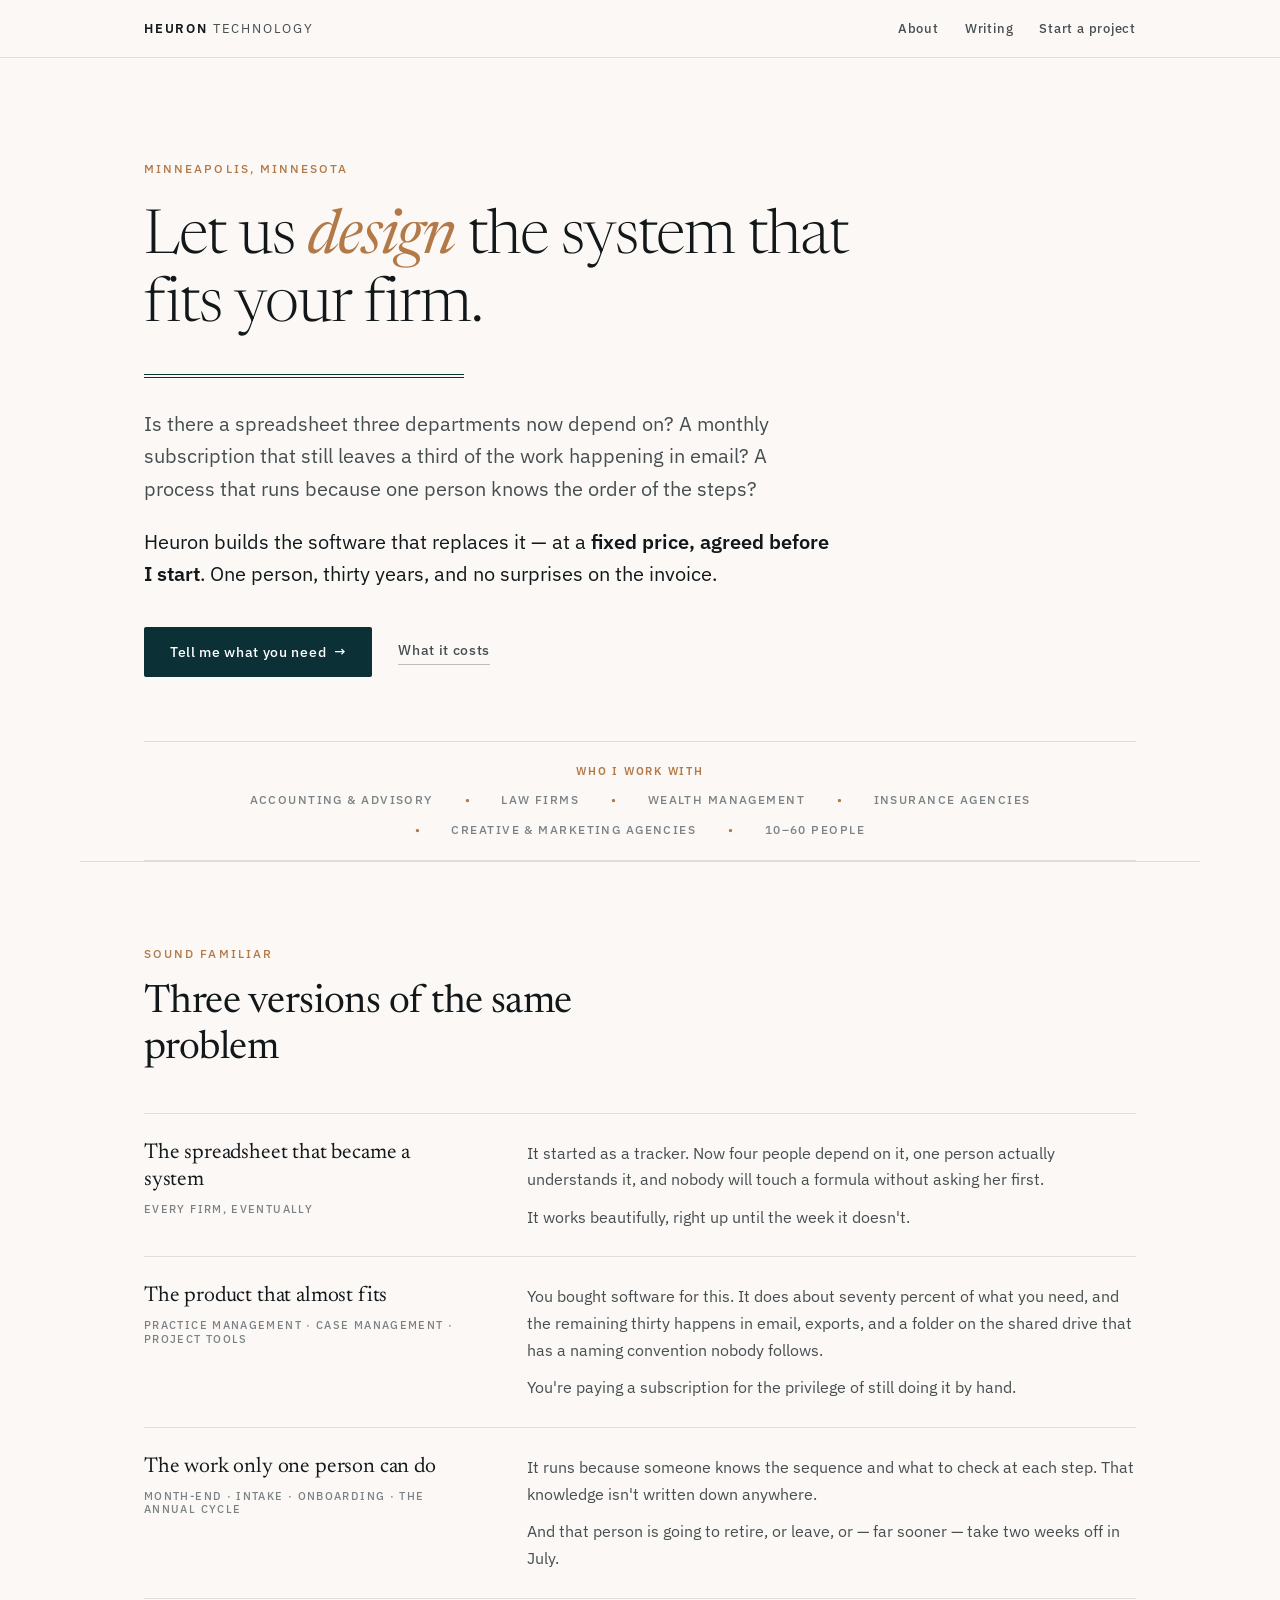
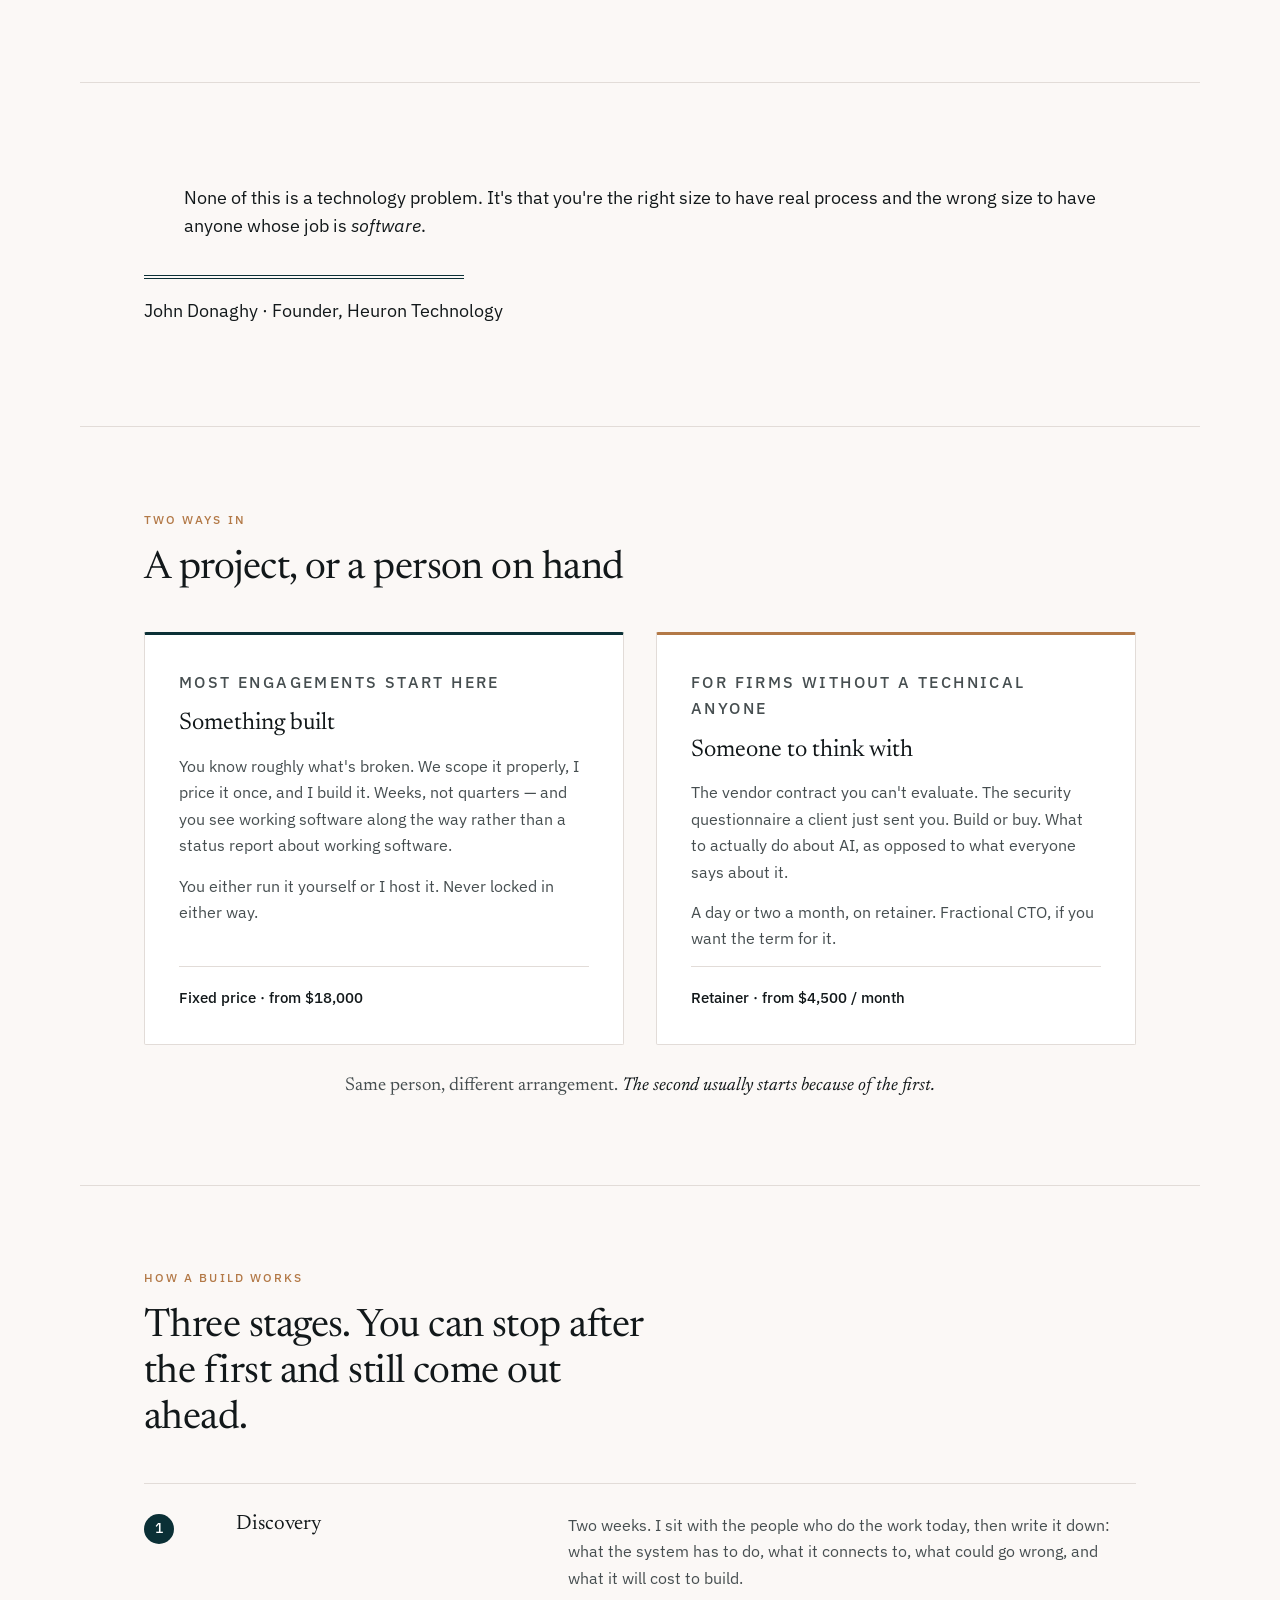
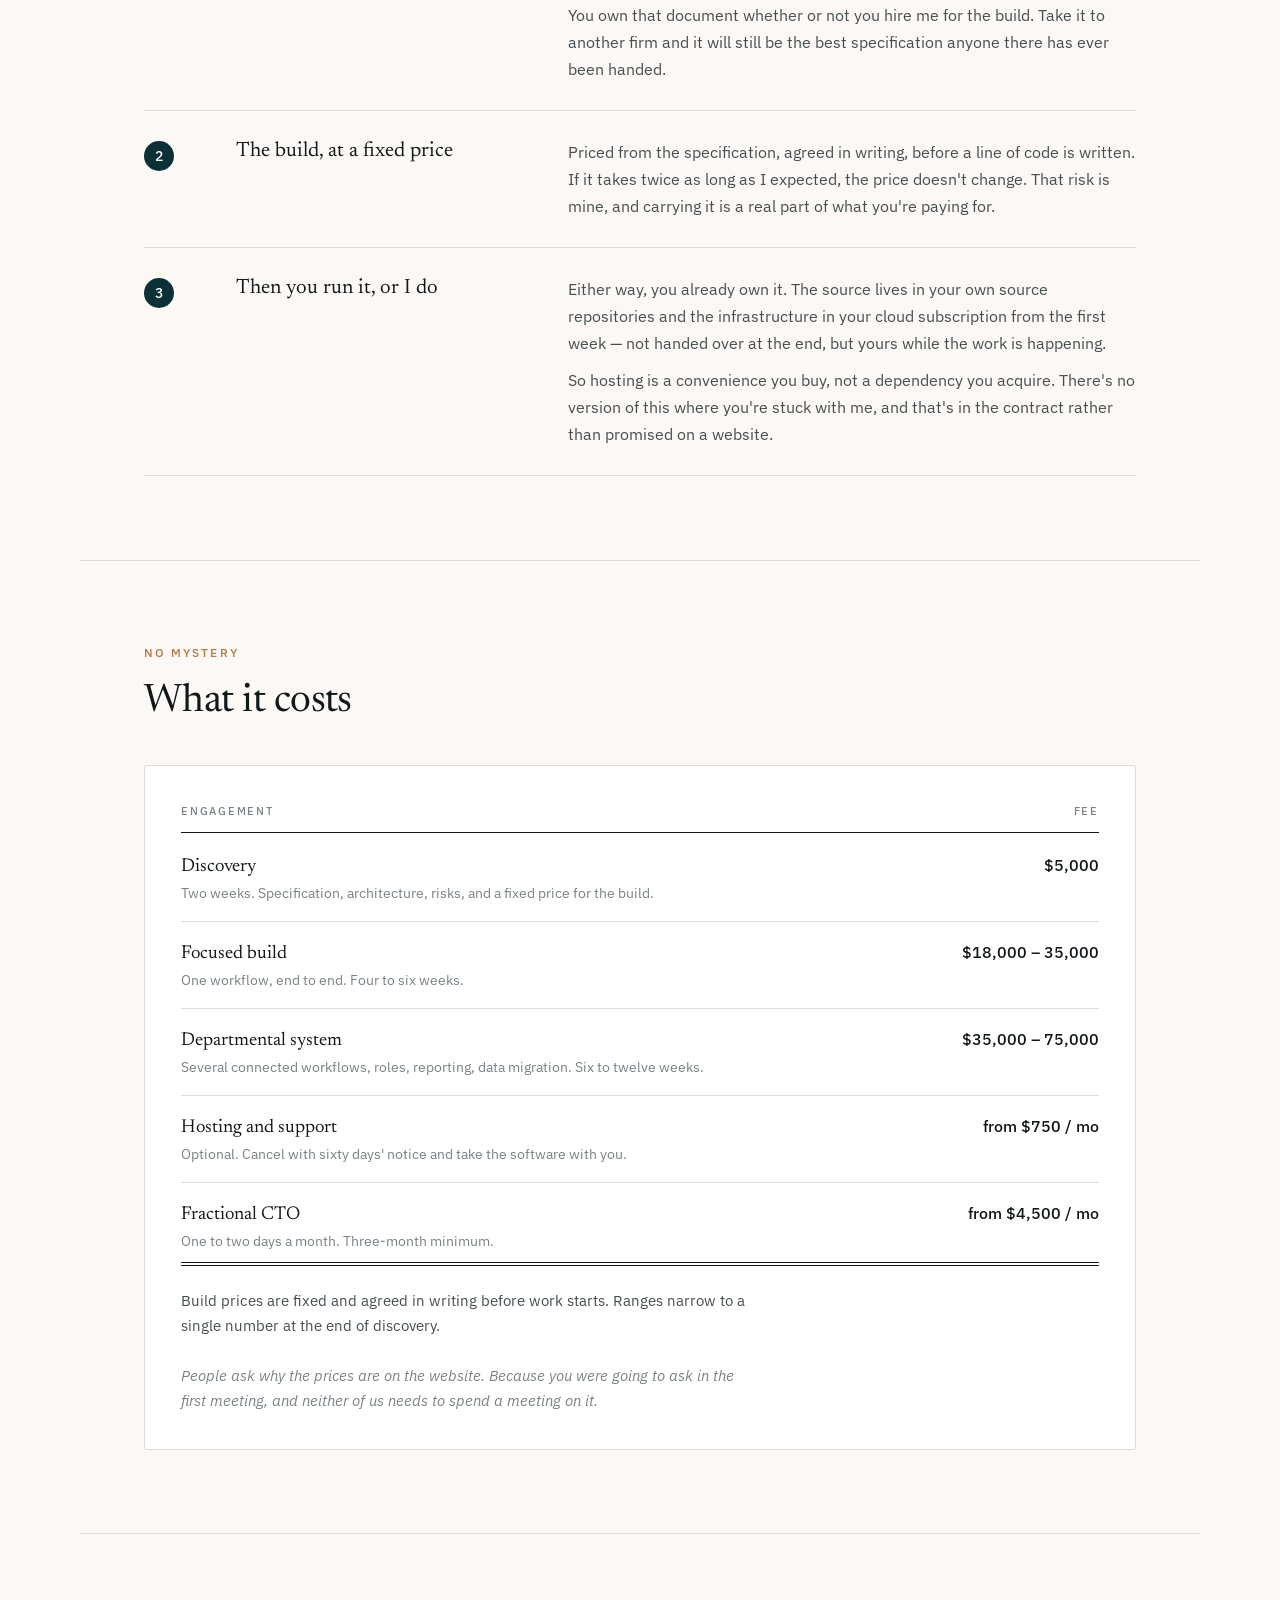
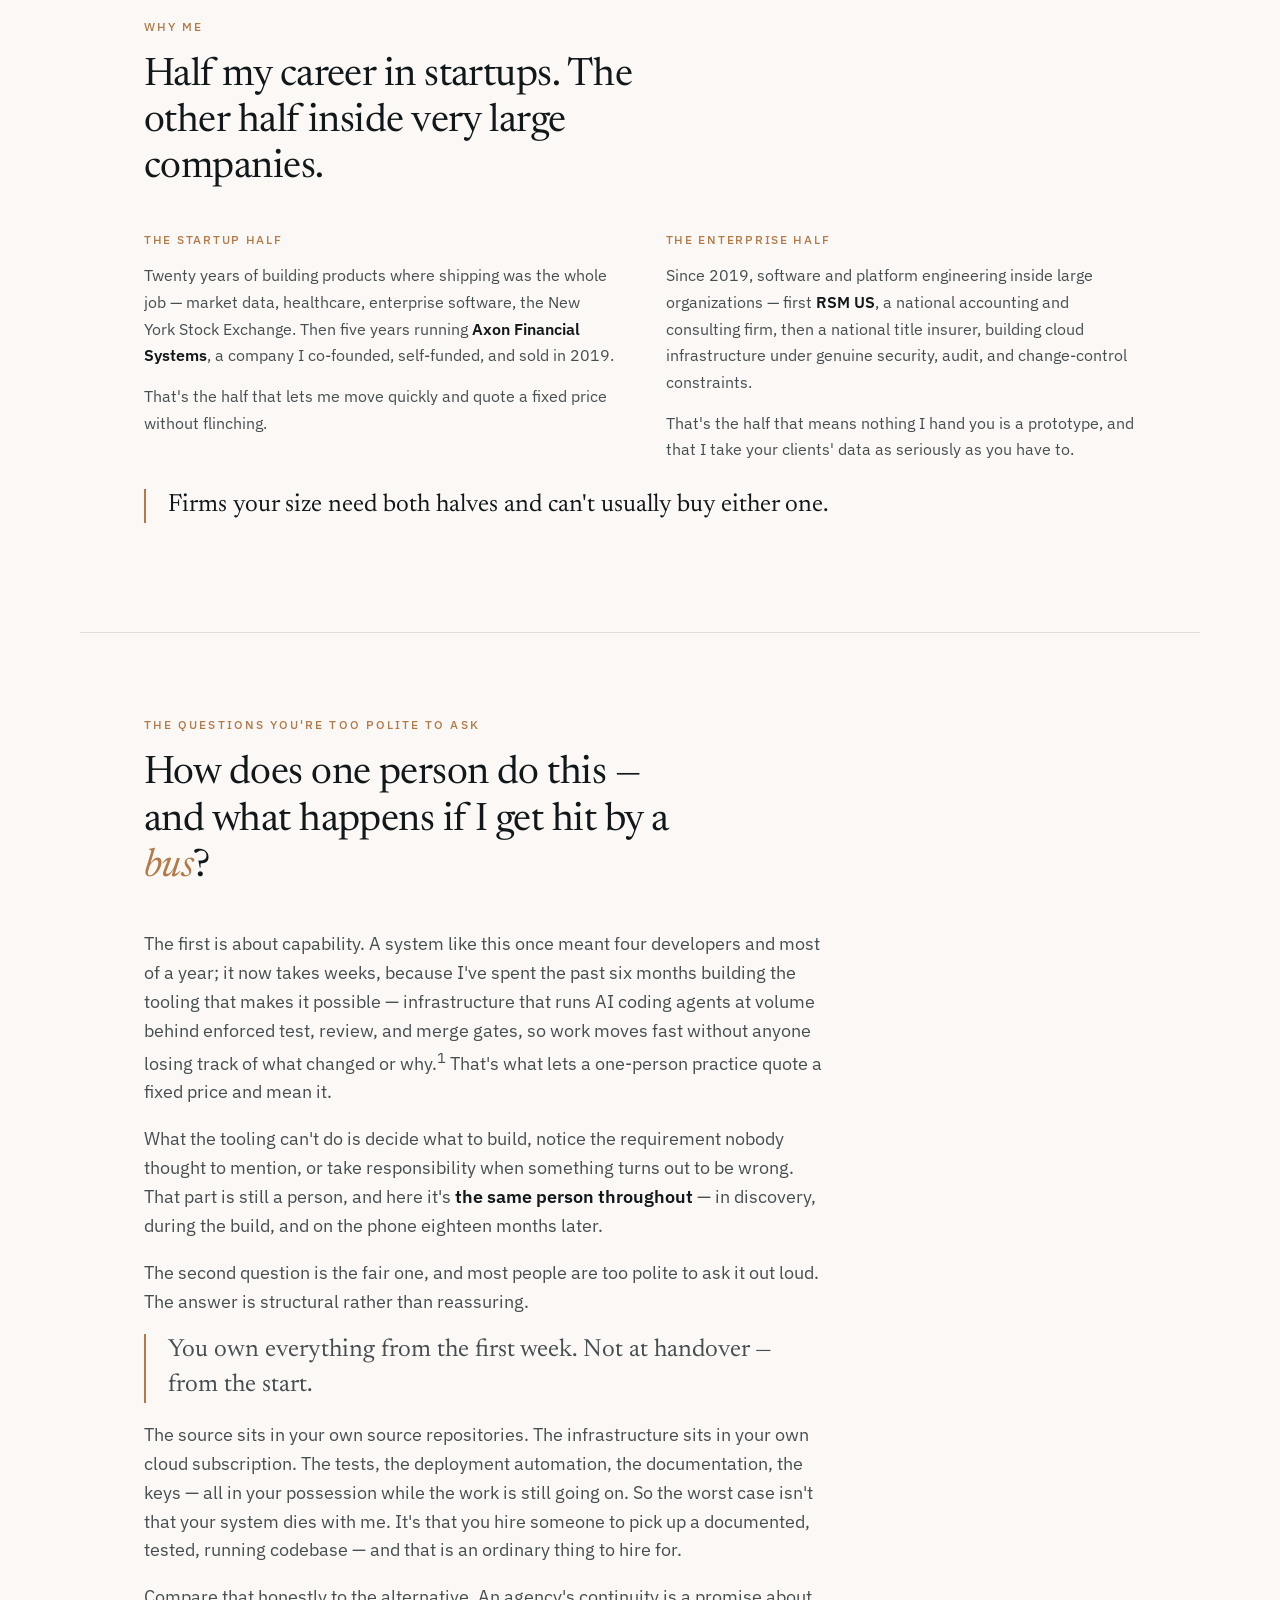
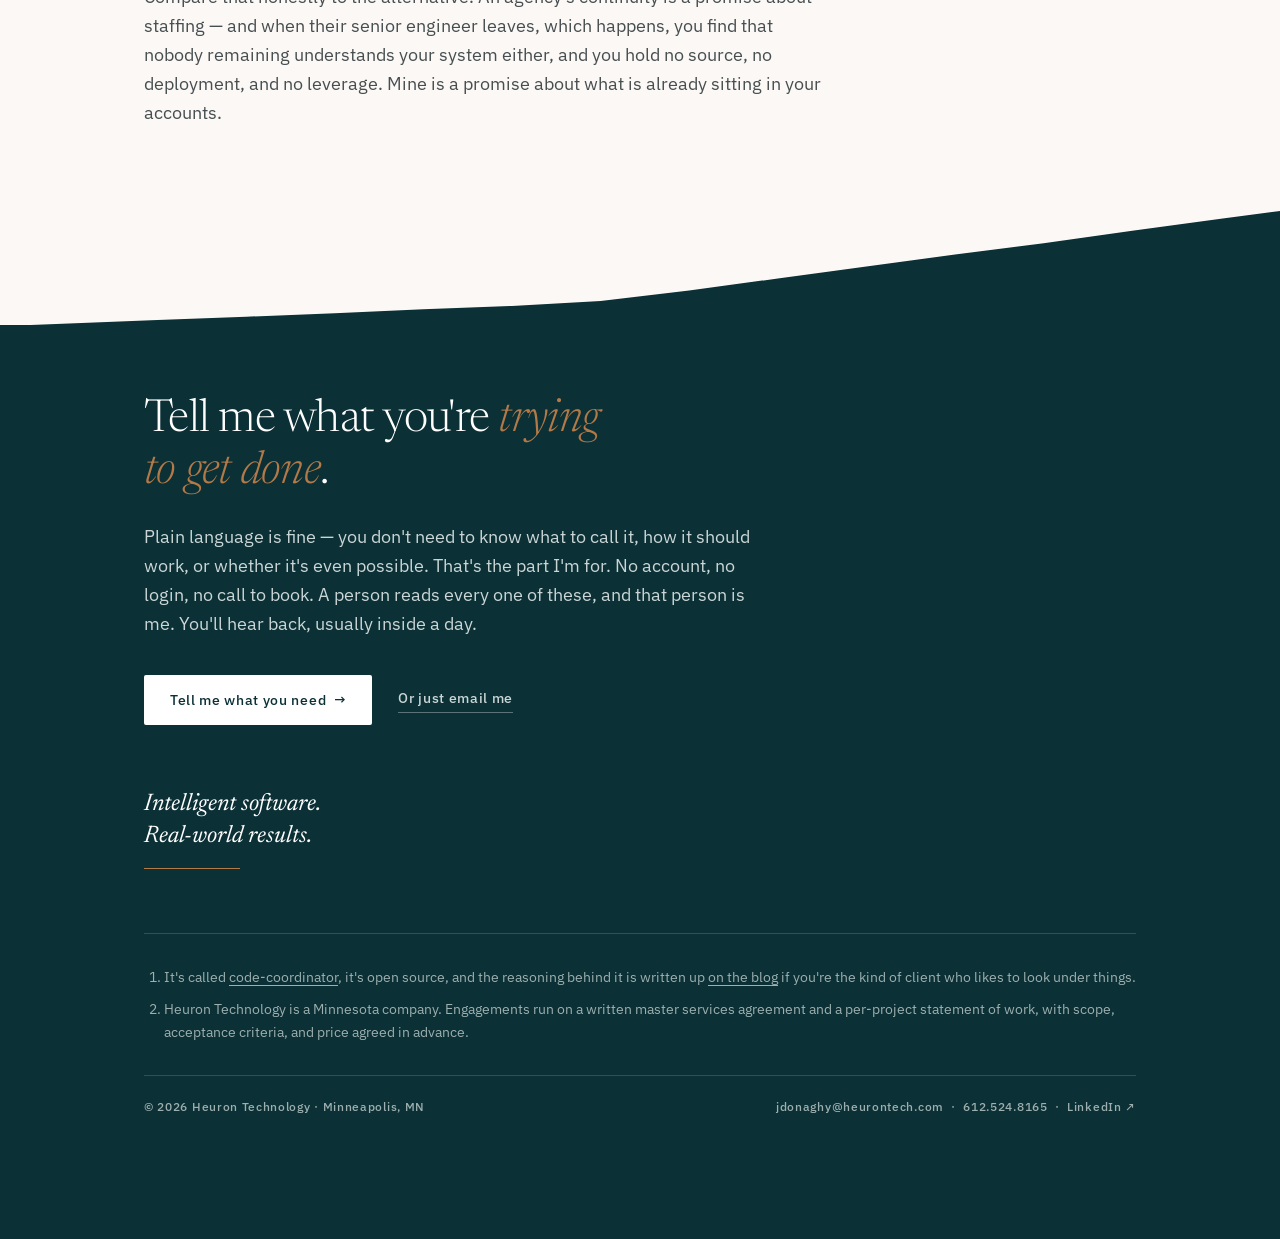
<file: index.html>
<!DOCTYPE html>
<html lang="en">
<head>
<meta charset="utf-8">
<meta name="viewport" content="width=device-width, initial-scale=1">
<title>Heuron Technology — Custom software for professional services firms</title>
<meta name="description" content="Heuron Technology builds custom software for accounting firms, law firms and agencies — at a fixed price agreed before work begins. Fractional CTO engagements too. Minneapolis.">
<link rel="canonical" href="https://heurontech.com/">
<meta property="og:type" content="website">
<meta property="og:site_name" content="Heuron Technology">
<meta property="og:title" content="Heuron Technology — Custom software for professional services firms">
<meta property="og:description" content="Heuron Technology builds custom software for accounting firms, law firms and agencies — at a fixed price agreed before work begins. Fractional CTO engagements too. Minneapolis.">
<meta property="og:url" content="https://heurontech.com/">
<link rel="preconnect" href="https://fonts.googleapis.com">
<link rel="preconnect" href="https://fonts.gstatic.com" crossorigin>
<link href="https://fonts.googleapis.com/css2?family=Newsreader:ital,opsz,wght@0,6..72,300;0,6..72,400;0,6..72,500;1,6..72,300;1,6..72,400;1,6..72,500&family=IBM+Plex+Sans:wght@400;500;600&display=swap" rel="stylesheet">
<style>
:root{
  --paper:#FBF8F6;
  --card:#FFFFFF;
  --ink:#12181A;
  --ink-2:#464E50;
  --muted:#7A8285;
  --rule:#E2DCD8;
  --rule-strong:#C4BCB6;
  --green:#0B3036;
  --green-deep:#061F23;
  --ochre:#B37947;
  --ochre-tint:#EEF2F1;
  --serif:"Newsreader",Georgia,serif;
  --sans:"IBM Plex Sans",system-ui,-apple-system,sans-serif;
  --gut:clamp(20px,5vw,64px);
  --maxw:1120px;
}
*,*::before,*::after{box-sizing:border-box;}
html{-webkit-text-size-adjust:100%;scroll-behavior:smooth;}
body{margin:0;background:var(--paper);color:var(--ink);font-family:var(--sans);
  font-size:17.5px;line-height:1.65;-webkit-font-smoothing:antialiased;}
a{color:var(--green);text-decoration-thickness:1px;text-underline-offset:3px;}
a:focus-visible{outline:2px solid var(--ochre);outline-offset:3px;border-radius:2px;}

.wrap{max-width:var(--maxw);margin:0 auto;padding-inline:var(--gut);}
.wrap.hero,.wrap.sec,.hero.wrap,.sec.wrap{padding-inline:var(--gut);}

/* masthead */
.masthead{border-bottom:1px solid var(--rule);}
.masthead__in{max-width:var(--maxw);margin:0 auto;padding:18px var(--gut);
  display:flex;align-items:baseline;justify-content:space-between;gap:20px;flex-wrap:wrap;}
.mark{font-family:var(--sans);font-weight:500;font-size:13px;letter-spacing:.14em;text-transform:uppercase;
  color:var(--ink);text-decoration:none;font-weight:500;}
.mark b{font-weight:600;}.mark span{font-weight:400;color:var(--ink-2);}
.navlinks{display:flex;gap:26px;font-family:var(--sans);font-weight:500;font-size:13px;letter-spacing:.06em;}
.navlinks a{color:var(--ink-2);text-decoration:none;}
.navlinks a:hover{color:var(--green);text-decoration:underline;}

/* hero */
.hero{padding-block:clamp(52px,8vw,102px) clamp(40px,5vw,64px);}
.eyebrow{font-family:var(--sans);font-weight:500;font-size:11.5px;letter-spacing:.18em;text-transform:uppercase;
  color:var(--ochre);margin:0 0 26px;}
.hero h1{font-family:var(--serif);font-weight:300;font-size:clamp(2.2rem,5.5vw,3.85rem);
  line-height:1.09;letter-spacing:-.017em;margin:0;max-width:22ch;}
.hero h1 em,.sec h2 em,.close h2 em,.voice blockquote em{font-style:italic;font-weight:400;color:var(--ochre);}
.dbl{border:0;margin:34px 0 0;max-width:320px;height:4px;
  border-top:1.5px solid var(--green);border-bottom:1.5px solid var(--green);
  transform-origin:left center;animation:draw .8s cubic-bezier(.2,.7,.3,1) both;}
@keyframes draw{from{transform:scaleX(0);}to{transform:scaleX(1);}}
.lede{font-size:clamp(1.08rem,1.9vw,1.26rem);line-height:1.62;color:var(--ink-2);
  max-width:58ch;margin:30px 0 0;}
.lede strong{color:var(--ink);font-weight:600;}
.lede--answer{margin-top:20px;color:var(--ink);}
.actions{display:flex;flex-wrap:wrap;gap:14px 26px;align-items:center;margin-top:36px;}
.btn{display:inline-block;background:var(--green);color:#fff;text-decoration:none;
  font-family:var(--sans);font-weight:500;font-size:13.5px;letter-spacing:.05em;padding:14px 26px;
  border-radius:2px;transition:background .15s ease;}
.btn:hover{background:var(--green-deep);}
.btn-quiet{font-family:var(--sans);font-weight:500;font-size:13.5px;letter-spacing:.05em;color:var(--ink-2);
  text-decoration:none;border-bottom:1px solid var(--rule-strong);padding-bottom:2px;}
.btn-quiet:hover{color:var(--ochre);border-color:var(--ochre);}

/* who it's for strip */
.strip{border-top:1px solid var(--rule);border-bottom:1px solid var(--rule);
  padding:20px 0;text-align:center;}
.strip__label{font-family:var(--sans);font-weight:600;font-size:11px;letter-spacing:.16em;
  text-transform:uppercase;color:var(--ochre);margin:0 0 10px;}
.strip__list{display:flex;justify-content:center;gap:10px 32px;flex-wrap:wrap;
  font-family:var(--sans);font-weight:500;font-size:12px;letter-spacing:.12em;
  text-transform:uppercase;color:var(--muted);}
.strip__list span+span::before{content:"\2022";color:var(--ochre);margin-right:30px;}

/* sections */
.sec{border-top:1px solid var(--rule);padding-block:clamp(46px,6.5vw,84px);}
.sec:first-of-type{border-top:0;}
.sec__eyebrow{font-family:var(--sans);font-weight:500;font-size:11.5px;letter-spacing:.18em;
  text-transform:uppercase;color:var(--ochre);margin:0 0 16px;}
.sec h2{font-family:var(--serif);font-weight:400;letter-spacing:-.014em;
  font-size:clamp(1.65rem,3.5vw,2.45rem);line-height:1.18;margin:0 0 clamp(26px,3.5vw,40px);max-width:24ch;}

.sec__note{font-size:1.04rem;color:var(--ink-2);max-width:60ch;margin:-18px 0 clamp(28px,4vw,42px);}

/* recognition rows */
.rows{border-top:1px solid var(--rule);}
.row{border-bottom:1px solid var(--rule);padding:26px 0;
  display:grid;grid-template-columns:minmax(0,.85fr) minmax(0,1.6fr);gap:10px clamp(24px,5vw,60px);}
.row h3{font-family:var(--serif);font-weight:400;font-size:1.34rem;line-height:1.26;margin:0;letter-spacing:-.008em;}
.row p{margin:0;color:var(--ink-2);font-size:1.01rem;}
.row p + p{margin-top:11px;}
.row .who{font-family:var(--sans);font-weight:500;font-size:10.5px;letter-spacing:.13em;text-transform:uppercase;
  color:var(--muted);display:block;margin-top:9px;}

/* portrait / voice block */
.voice{display:grid;grid-template-columns:minmax(0,.72fr) minmax(0,1.28fr);
  gap:clamp(26px,5vw,58px);align-items:center;}
.portrait{background:var(--card);border:1px solid var(--rule);aspect-ratio:4/5;
  display:grid;place-items:center;border-radius:2px;}
.portrait span{font-family:var(--sans);font-weight:500;font-size:11px;letter-spacing:.13em;text-transform:uppercase;
  color:var(--rule-strong);text-align:center;padding:20px;line-height:1.8;}
.voice blockquote{margin:0;font-family:var(--serif);font-weight:300;
  font-size:clamp(1.4rem,3vw,2.05rem);line-height:1.33;letter-spacing:-.012em;color:var(--ink);}
.voice blockquote em{font-style:italic;font-weight:400;}
.voice .attrib{font-family:var(--sans);font-weight:500;font-size:11.5px;letter-spacing:.13em;text-transform:uppercase;
  color:var(--muted);margin:26px 0 0;}

/* numbered process — real sequence */
.steps{counter-reset:s;border-top:1px solid var(--rule);}
.step{counter-increment:s;border-bottom:1px solid var(--rule);padding:28px 0;
  display:grid;grid-template-columns:44px minmax(0,.75fr) minmax(0,1.5fr);
  gap:10px clamp(20px,4vw,48px);align-items:start;}
.step::before{content:counter(s);background:var(--green);color:#fff;font-weight:500;font-size:.86rem;width:30px;height:30px;display:grid;place-items:center;border-radius:50%;transform:translateY(2px);}
.step h3{font-family:var(--serif);font-weight:400;font-size:1.3rem;line-height:1.26;margin:0;}
.step p{margin:0;color:var(--ink-2);font-size:1.01rem;}
.step p + p{margin-top:11px;}

/* two doors */
.doors{display:grid;grid-template-columns:repeat(auto-fit,minmax(280px,1fr));gap:clamp(20px,3vw,32px);}
.door{background:var(--card);border:1px solid var(--rule);border-top:3px solid var(--green);
  padding:clamp(24px,3.2vw,34px);border-radius:2px;display:flex;flex-direction:column;}
.door--b{border-top-color:var(--ochre);}
.door__tag{font-family:var(--sans);font-weight:500;font-size:11px;letter-spacing:.15em;text-transform:uppercase;
  color:var(--muted);margin:0 0 12px;}
.door h3{font-family:var(--serif);font-weight:400;font-size:1.5rem;line-height:1.24;margin:0 0 14px;}
.door p{margin:0 0 14px;color:var(--ink-2);font-size:1rem;}
.door__fig{margin-top:auto;padding-top:18px;border-top:1px solid var(--rule);
  font-family:var(--sans);font-weight:500;font-size:.95rem;font-variant-numeric:tabular-nums;color:var(--ink);}
.bridge{font-family:var(--serif);font-size:1.16rem;color:var(--ink-2);margin:26px 0 0;text-align:center;}
.bridge em{color:var(--ink);}

/* schedule */
.schedule{background:var(--card);border:1px solid var(--rule);padding:clamp(22px,3.4vw,36px);border-radius:2px;}
.sched__cap{font-family:var(--sans);font-weight:500;font-size:11px;letter-spacing:.16em;text-transform:uppercase;
  color:var(--muted);padding-bottom:12px;border-bottom:1px solid var(--ink);margin-bottom:2px;
  display:flex;justify-content:space-between;gap:16px;}
.line{display:grid;grid-template-columns:minmax(0,1fr) auto;gap:5px 24px;align-items:baseline;
  padding:17px 0;border-bottom:1px solid var(--rule);}
.line__name{font-family:var(--serif);font-size:1.17rem;line-height:1.3;}
.line__sub{grid-column:1/2;font-size:.9rem;color:var(--muted);margin-top:3px;line-height:1.5;}
.line__fig{font-family:var(--sans);font-weight:500;font-size:1.02rem;font-weight:500;font-variant-numeric:tabular-nums;
  white-space:nowrap;grid-row:1;grid-column:2;}
.line--last{border-bottom:0;padding-bottom:8px;}
.rule-dbl{height:4px;border-top:1.5px solid var(--ink);border-bottom:1.5px solid var(--ink);margin-top:2px;}
.sched__foot{margin:22px 0 0;font-size:.95rem;color:var(--ink-2);max-width:64ch;}
.sched__foot em{color:var(--muted);}

/* prose */
.prose{max-width:62ch;}
.prose p{margin:0 0 18px;color:var(--ink-2);}
.prose p:last-child{margin-bottom:0;}
.prose strong{color:var(--ink);font-weight:600;}
.pull{font-family:var(--serif);font-size:clamp(1.24rem,2.5vw,1.55rem);line-height:1.38;
  color:var(--ink);font-weight:400;border-left:2px solid var(--ochre);padding-left:22px;margin:26px 0;}

/* halves */
.halves{display:grid;grid-template-columns:repeat(auto-fit,minmax(270px,1fr));gap:clamp(24px,4vw,52px);}
.half h3{font-family:var(--sans);font-weight:500;font-size:11.5px;letter-spacing:.15em;text-transform:uppercase;
  color:var(--ochre);margin:0 0 12px;font-weight:500;}
.half p{margin:0 0 14px;color:var(--ink-2);font-size:1.01rem;}
.half p:last-child{margin-bottom:0;}
.half strong{color:var(--ink);font-weight:600;}

/* ---- the card's green corner, full width ---- */
.wedge{display:block;width:100%;height:clamp(70px,9vw,150px);margin-bottom:-1px;}
.wedge path{fill:var(--green);}
.closing{background:var(--green);color:#fff;padding:clamp(44px,5.5vw,76px) 0 clamp(44px,6vw,76px);}
.closing h2{font-family:var(--serif);font-weight:300;font-size:clamp(1.85rem,4.4vw,2.85rem);
  line-height:1.14;margin:0;letter-spacing:-.016em;max-width:19ch;color:#fff;}
.closing h2 em{font-style:italic;color:var(--ochre);}
.closing p{max-width:56ch;color:#CBD6D6;margin:24px 0 0;}
.closing .btn{background:#fff;color:var(--green);}
.closing .btn:hover{background:#E8EFEE;}
.closing .btn-quiet{color:#CBD6D6;border-color:rgba(255,255,255,.32);}
.closing .btn-quiet:hover{color:var(--ochre);border-color:var(--ochre);}
.tagline{margin:clamp(40px,5vw,64px) 0 0;}
.tagline p{font-family:var(--serif);font-style:italic;font-size:clamp(1.2rem,2.4vw,1.5rem);
  line-height:1.32;color:#fff;margin:0;}
.tagline hr{border:0;border-top:1.5px solid var(--ochre);width:96px;margin:16px 0 0;}
.closing .notes{border-top:1px solid rgba(255,255,255,.16);}
.closing .notes li,.closing .notes a{color:#9DAFAF;}
.closing .notes a:hover{color:var(--ochre);}
.closing .foot{border-top:1px solid rgba(255,255,255,.16);color:#9DAFAF;}
.closing .foot a{color:#9DAFAF;}
.closing .foot a:hover{color:var(--ochre);}

/* closing */
.notes{border-top:1px solid var(--rule);padding-top:32px;margin-top:clamp(40px,5vw,66px);}
.notes ol{margin:0;padding-left:20px;}
.notes li{font-size:.875rem;color:var(--muted);line-height:1.62;margin-bottom:9px;}
.notes a{color:var(--muted);}
.foot{border-top:1px solid var(--rule);margin-top:32px;padding:22px 0 46px;
  display:flex;justify-content:space-between;gap:16px;flex-wrap:wrap;
  font-family:var(--sans);font-weight:500;font-size:11.5px;letter-spacing:.06em;color:var(--muted);}
.foot a{color:var(--muted);text-decoration:none;}
.foot a:hover{color:var(--ochre);text-decoration:underline;}

@media (max-width:820px){
  .voice{grid-template-columns:1fr;}
  .portrait{aspect-ratio:3/2;max-width:340px;}
}
@media (max-width:700px){
  body{font-size:16.5px;}
  .row{grid-template-columns:1fr;gap:8px;}
  .step{grid-template-columns:34px 1fr;}
  .step h3{grid-column:2;}
  .step div:last-child{grid-column:2;}
  .line{grid-template-columns:1fr;}
  .line__fig{grid-row:auto;grid-column:1;margin-top:7px;}
  .navlinks{gap:18px;}
  .strip__list{font-size:11px;gap:8px 20px;}
}
@media (prefers-reduced-motion:reduce){*{animation:none !important;transition:none !important;}}
</style>
</head>
<body>

<header class="masthead">
  <div class="masthead__in">
    <a class="mark" href="/"><b>Heuron</b> <span>Technology</span></a>
    <nav class="navlinks">
      <a href="/about/">About</a>
      <a href="/blog/">Writing</a>
      <a href="https://intake.heurontech.com/start">Start a project</a>
    </nav>
  </div>
</header>

<main>

  <!-- HERO -->
  <section class="hero wrap">
    <p class="eyebrow">Minneapolis, Minnesota</p>
    <h1>Let us <em>design</em> the system that fits your firm.</h1>
    <hr class="dbl">
    <p class="lede">Is there a spreadsheet three departments now depend on? A monthly subscription that still leaves a third of the work happening in email? A process that runs because one person knows the order of the steps?</p>
    <p class="lede lede--answer">Heuron builds the software that replaces it — at a <strong>fixed price, agreed before I start</strong>. One person, thirty years, and no surprises on the invoice.</p>
    <div class="actions">
      <a class="btn" href="https://intake.heurontech.com/start">Tell me what you need &nbsp;&rarr;</a>
      <a class="btn-quiet" href="#costs">What it costs</a>
    </div>
  </section>

  <div class="wrap">
    <div class="strip">
      <p class="strip__label">Who I work with</p>
      <div class="strip__list">
        <span>Accounting &amp; advisory</span>
        <span>Law firms</span>
        <span>Wealth management</span>
        <span>Insurance agencies</span>
        <span>Creative &amp; marketing agencies</span>
        <span>10–60 people</span>
      </div>
    </div>
  </div>

  <!-- RECOGNITION -->
  <section class="sec wrap">
    <p class="sec__eyebrow">Sound familiar</p>
    <h2>Three versions of the same problem</h2>
    <div class="rows">
      <div class="row">
        <h3>The spreadsheet that became a system<span class="who">Every firm, eventually</span></h3>
        <div>
          <p>It started as a tracker. Now four people depend on it, one person actually understands it, and nobody will touch a formula without asking her first.</p>
          <p>It works beautifully, right up until the week it doesn't.</p>
        </div>
      </div>
      <div class="row">
        <h3>The product that almost fits<span class="who">Practice management · Case management · Project tools</span></h3>
        <div>
          <p>You bought software for this. It does about seventy percent of what you need, and the remaining thirty happens in email, exports, and a folder on the shared drive that has a naming convention nobody follows.</p>
          <p>You're paying a subscription for the privilege of still doing it by hand.</p>
        </div>
      </div>
      <div class="row">
        <h3>The work only one person can do<span class="who">Month-end · Intake · Onboarding · The annual cycle</span></h3>
        <div>
          <p>It runs because someone knows the sequence and what to check at each step. That knowledge isn't written down anywhere.</p>
          <p>And that person is going to retire, or leave, or — far sooner — take two weeks off in July.</p>
        </div>
      </div>
    </div>
  </section>

  <!-- VOICE / PORTRAIT -->
  <section class="sec wrap">
    <blockquote class="statement">None of this is a technology problem. It's that you're the right size to have real process and the wrong size to have anyone whose job is <em>software</em>.</blockquote>
    <hr class="dbl statement__rule">
    <p class="statement__attrib">John Donaghy · Founder, Heuron Technology</p>
  </section>

  <!-- TWO DOORS -->
  <section class="sec wrap">
    <p class="sec__eyebrow">Two ways in</p>
    <h2>A project, or a person on hand</h2>
    <div class="doors">
      <div class="door">
        <p class="door__tag">Most engagements start here</p>
        <h3>Something built</h3>
        <p>You know roughly what's broken. We scope it properly, I price it once, and I build it. Weeks, not quarters — and you see working software along the way rather than a status report about working software.</p>
        <p>You either run it yourself or I host it. Never locked in either way.</p>
        <div class="door__fig">Fixed price · from $18,000</div>
      </div>
      <div class="door door--b">
        <p class="door__tag">For firms without a technical anyone</p>
        <h3>Someone to think with</h3>
        <p>The vendor contract you can't evaluate. The security questionnaire a client just sent you. Build or buy. What to actually do about AI, as opposed to what everyone says about it.</p>
        <p>A day or two a month, on retainer. Fractional CTO, if you want the term for it.</p>
        <div class="door__fig">Retainer · from $4,500 / month</div>
      </div>
    </div>
    <p class="bridge">Same person, different arrangement. <em>The second usually starts because of the first.</em></p>
  </section>

  <!-- PROCESS -->
  <section class="sec wrap">
    <p class="sec__eyebrow">How a build works</p>
    <h2>Three stages. You can stop after the first and still come out ahead.</h2>
    <div class="steps">
      <div class="step">
        <h3>Discovery</h3>
        <div>
          <p>Two weeks. I sit with the people who do the work today, then write it down: what the system has to do, what it connects to, what could go wrong, and what it will cost to build.</p>
          <p>You own that document whether or not you hire me for the build. Take it to another firm and it will still be the best specification anyone there has ever been handed.</p>
        </div>
      </div>
      <div class="step">
        <h3>The build, at a fixed price</h3>
        <div>
          <p>Priced from the specification, agreed in writing, before a line of code is written. If it takes twice as long as I expected, the price doesn't change. That risk is mine, and carrying it is a real part of what you're paying for.</p>
        </div>
      </div>
      <div class="step">
        <h3>Then you run it, or I do</h3>
        <div>
          <p>Either way, you already own it. The source lives in your own source repositories and the infrastructure in your cloud subscription from the first week — not handed over at the end, but yours while the work is happening.</p>
          <p>So hosting is a convenience you buy, not a dependency you acquire. There's no version of this where you're stuck with me, and that's in the contract rather than promised on a website.</p>
        </div>
      </div>
    </div>
  </section>

  <!-- COSTS -->
  <section class="sec wrap" id="costs">
    <p class="sec__eyebrow">No mystery</p>
    <h2>What it costs</h2>
    <div class="schedule">
      <div class="sched__cap"><span>Engagement</span><span>Fee</span></div>
      <div class="line">
        <div><div class="line__name">Discovery</div>
        <div class="line__sub">Two weeks. Specification, architecture, risks, and a fixed price for the build.</div></div>
        <div class="line__fig">$5,000</div>
      </div>
      <div class="line">
        <div><div class="line__name">Focused build</div>
        <div class="line__sub">One workflow, end to end. Four to six weeks.</div></div>
        <div class="line__fig">$18,000 – 35,000</div>
      </div>
      <div class="line">
        <div><div class="line__name">Departmental system</div>
        <div class="line__sub">Several connected workflows, roles, reporting, data migration. Six to twelve weeks.</div></div>
        <div class="line__fig">$35,000 – 75,000</div>
      </div>
      <div class="line">
        <div><div class="line__name">Hosting and support</div>
        <div class="line__sub">Optional. Cancel with sixty days' notice and take the software with you.</div></div>
        <div class="line__fig">from $750 / mo</div>
      </div>
      <div class="line line--last">
        <div><div class="line__name">Fractional CTO</div>
        <div class="line__sub">One to two days a month. Three-month minimum.</div></div>
        <div class="line__fig">from $4,500 / mo</div>
      </div>
      <div class="rule-dbl" aria-hidden="true"></div>
      <p class="sched__foot">Build prices are fixed and agreed in writing before work starts. Ranges narrow to a single number at the end of discovery.<br><br><em>People ask why the prices are on the website. Because you were going to ask in the first meeting, and neither of us needs to spend a meeting on it.</em></p>
    </div>
  </section>

  <!-- BACKGROUND — the argument -->
  <section class="sec wrap">
    <p class="sec__eyebrow">Why me</p>
    <h2>Half my career in startups. The other half inside very large companies.</h2>
    <div class="halves">
      <div class="half">
        <h3>The startup half</h3>
        <p>Twenty years of building products where shipping was the whole job — market data, healthcare, enterprise software, the New York Stock Exchange. Then five years running <strong>Axon Financial Systems</strong>, a company I co-founded, self-funded, and sold in 2019.</p>
        <p>That's the half that lets me move quickly and quote a fixed price without flinching.</p>
      </div>
      <div class="half">
        <h3>The enterprise half</h3>
        <p>Since 2019, software and platform engineering inside large organizations — first <strong>RSM US</strong>, a national accounting and consulting firm, then a national title insurer, building cloud infrastructure under genuine security, audit, and change-control constraints.</p>
        <p>That's the half that means nothing I hand you is a prototype, and that I take your clients' data as seriously as you have to.</p>
      </div>
    </div>
    <p class="pull">Firms your size need both halves and can't usually buy either one.</p>
  </section>

  <!-- ONE PERSON -->
  <section class="sec wrap">
    <p class="sec__eyebrow">The questions you're too polite to ask</p>
    <h2>How does one person do this — and what happens if I get hit by a <em>bus</em>?</h2>
    <div class="prose">
      <p>The first is about capability. A system like this once meant four developers and most of a year; it now takes weeks, because I've spent the past six months building the tooling that makes it possible — infrastructure that runs AI coding agents at volume behind enforced test, review, and merge gates, so work moves fast without anyone losing track of what changed or why.<sup>1</sup> That's what lets a one-person practice quote a fixed price and mean it.</p>
      <p>What the tooling can't do is decide what to build, notice the requirement nobody thought to mention, or take responsibility when something turns out to be wrong. That part is still a person, and here it's <strong>the same person throughout</strong> — in discovery, during the build, and on the phone eighteen months later.</p>
      <p>The second question is the fair one, and most people are too polite to ask it out loud. The answer is structural rather than reassuring.</p>
      <p class="pull">You own everything from the first week. Not at handover — from the start.</p>
      <p>The source sits in your own source repositories. The infrastructure sits in your own cloud subscription. The tests, the deployment automation, the documentation, the keys — all in your possession while the work is still going on. So the worst case isn't that your system dies with me. It's that you hire someone to pick up a documented, tested, running codebase — and that is an ordinary thing to hire for.</p>
      <p>Compare that honestly to the alternative. An agency's continuity is a promise about staffing — and when their senior engineer leaves, which happens, you find that nobody remaining understands your system either, and you hold no source, no deployment, and no leverage. Mine is a promise about what is already sitting in your accounts.</p>
    </div>
  </section>

</main>

<svg class="wedge" viewBox="0 0 1440 150" preserveAspectRatio="none" aria-hidden="true"><path d="M0,150 L0,150 L77.6,146.5 L177.2,141.8 L276.9,137.7 L376.6,133 L476.3,128 L575.9,123.6 L675.7,117.2 L775.3,103.4 L875.1,87.9 L974.7,72.4 L1074.5,56.8 L1174.1,41.9 L1273.8,25.8 L1373.5,10 L1440,0 L1440,150 Z"/></svg>

<footer class="closing"><div class="wrap">

    <h2>Tell me what you're <em>trying to get done</em>.</h2>
    <p>Plain language is fine — you don't need to know what to call it, how it should work, or whether it's even possible. That's the part I'm for. No account, no login, no call to book. A person reads every one of these, and that person is me. You'll hear back, usually inside a day.</p>
    <div class="actions">
      <a class="btn" href="https://intake.heurontech.com/start">Tell me what you need &nbsp;&rarr;</a>
      <a class="btn-quiet" href="mailto:intake@mail.heurontech.com">Or just email me</a>
    </div>

    <div class="tagline">
      <p>Intelligent software.<br>Real-world results.</p><hr>
    </div>

    <div class="notes">
      <ol>
        <li>It's called <a href="https://github.com/JDonaghy/code-coordinator">code-coordinator</a>, it's open source, and the reasoning behind it is written up <a href="/blog/the-part-that-can-say-no/">on the blog</a> if you're the kind of client who likes to look under things.</li>
        <li>Heuron Technology is a Minnesota company. Engagements run on a written master services agreement and a per-project statement of work, with scope, acceptance criteria, and price agreed in advance.</li>
      </ol>
    </div>
    <div class="foot">
    <span>© 2026 Heuron Technology · Minneapolis, MN</span>
    <span>
      <a href="mailto:jdonaghy@heurontech.com">jdonaghy@heurontech.com</a> &nbsp;·&nbsp;
        <a href="tel:+16125248165">612.524.8165</a> &nbsp;·&nbsp;
      <a href="https://www.linkedin.com/in/johnfdonaghy/">LinkedIn ↗</a>
    </span>
    </div>
  </div>
</footer>

</body>
</html>
</file>
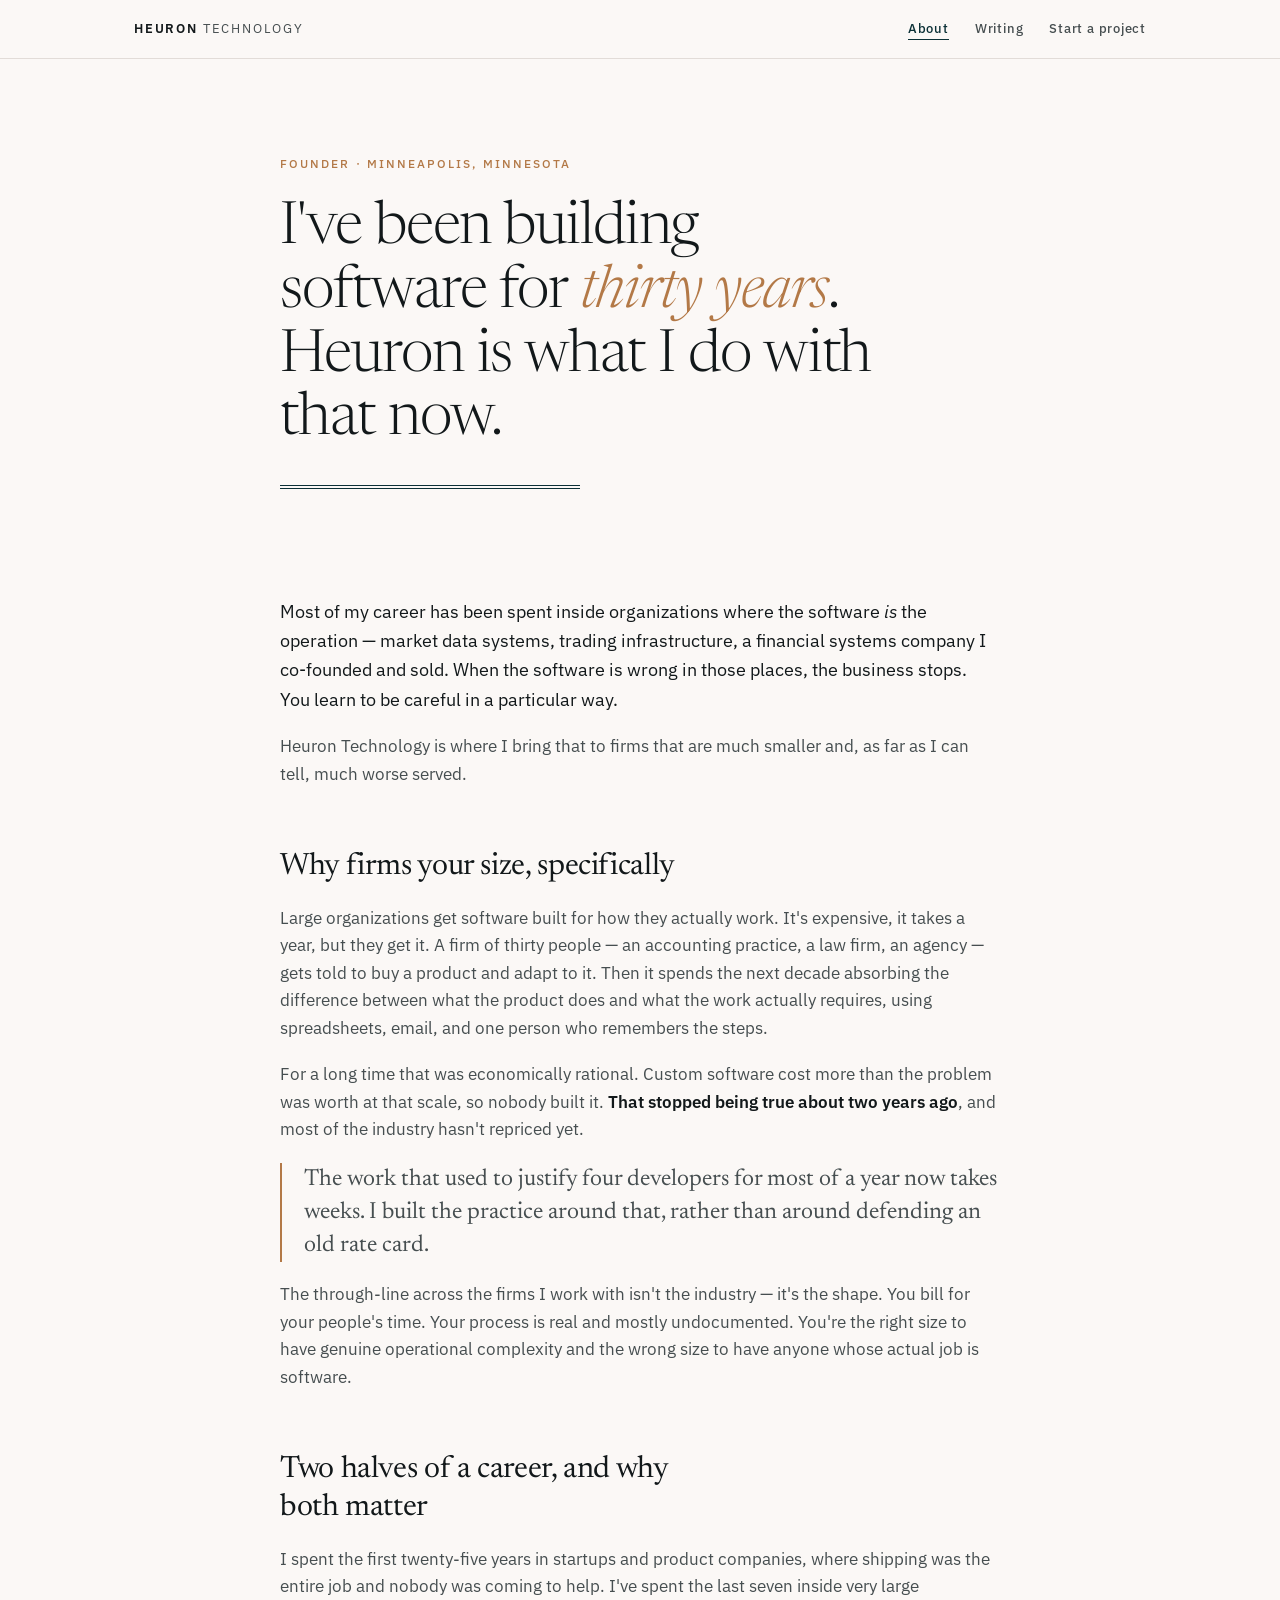
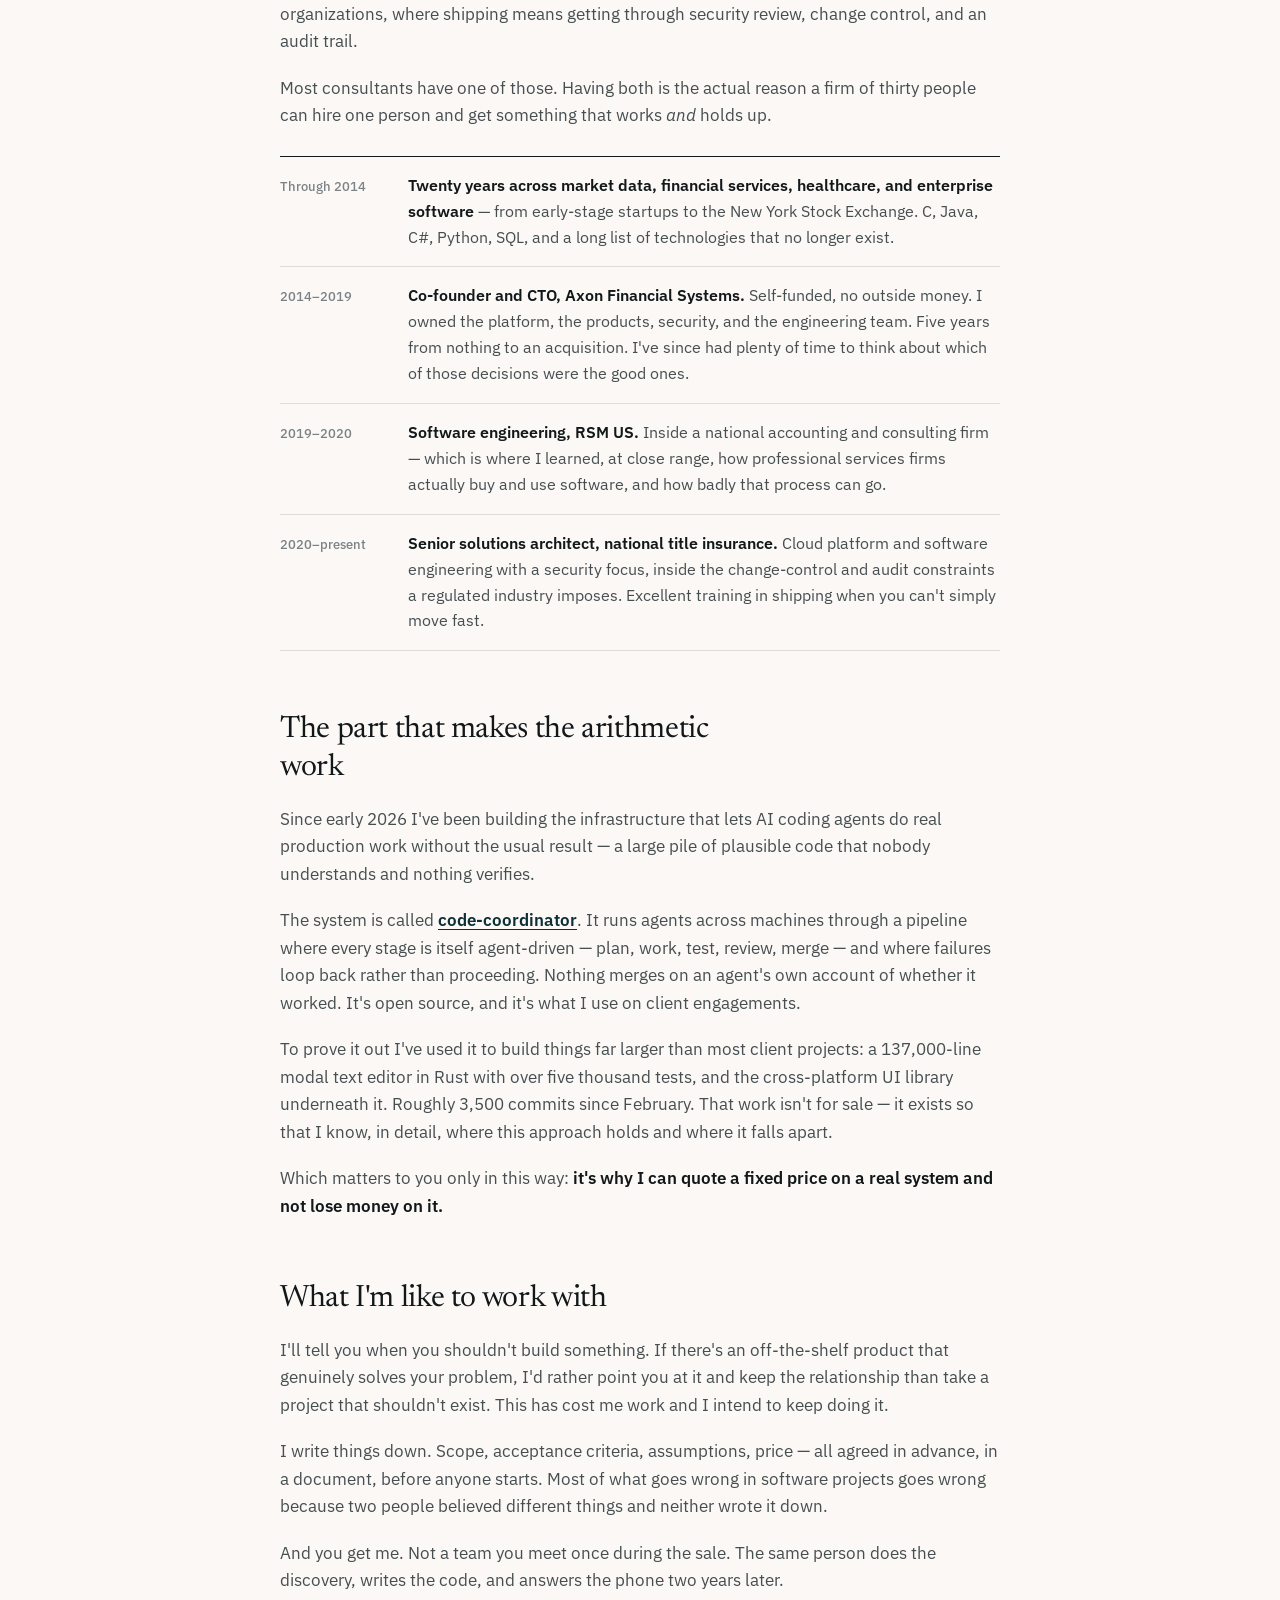
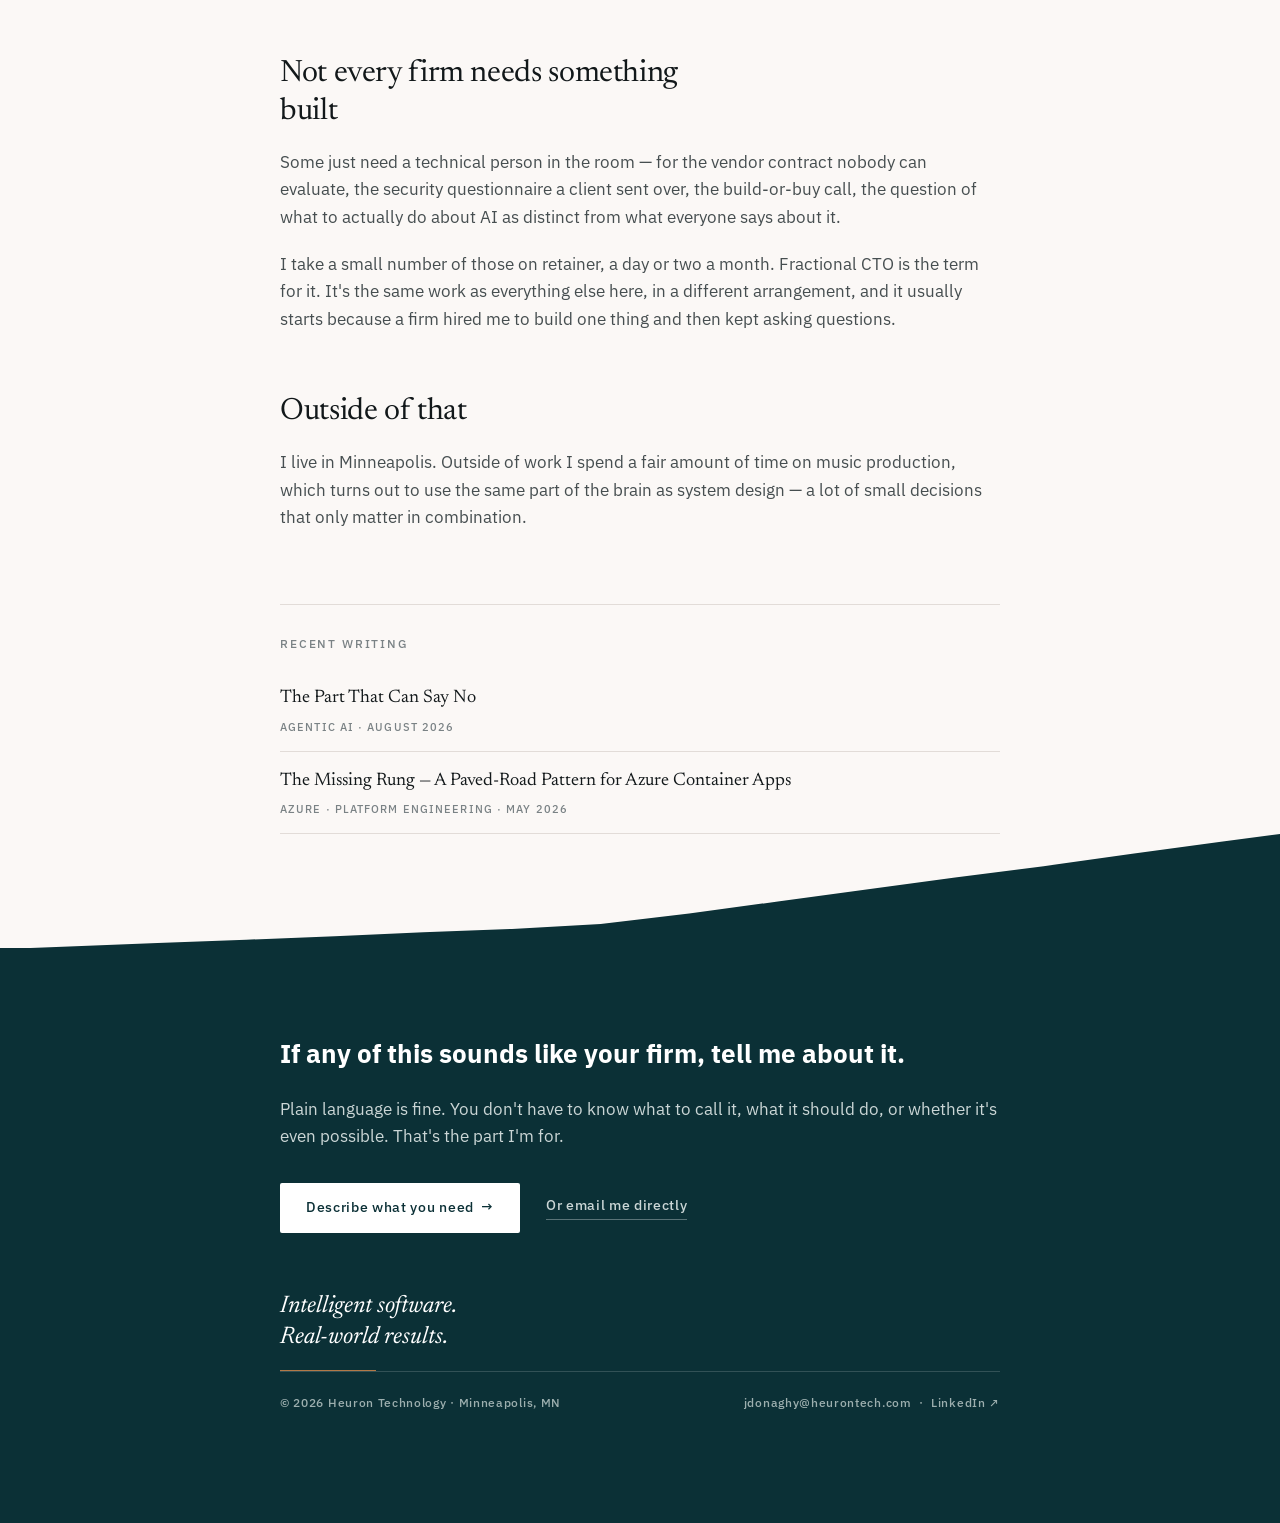
<file: about/index.html>
<!DOCTYPE html>
<html lang="en">
<head>
<meta charset="utf-8">
<meta name="viewport" content="width=device-width, initial-scale=1">
<title>John Donaghy — Heuron Technology</title>
<meta name="description" content="John Donaghy, founder of Heuron Technology. Thirty years building software, a company founded and sold, and a practice building custom systems for professional services firms.">
<link rel="canonical" href="https://heurontech.com/about/">
<meta property="og:type" content="profile">
<meta property="og:site_name" content="Heuron Technology">
<meta property="og:title" content="John Donaghy — Heuron Technology">
<meta property="og:description" content="Thirty years building software, a company founded and sold, and a practice building custom systems for professional services firms.">
<meta property="og:url" content="https://heurontech.com/about/">
<link rel="preconnect" href="https://fonts.googleapis.com">
<link rel="preconnect" href="https://fonts.gstatic.com" crossorigin>
<link href="https://fonts.googleapis.com/css2?family=Newsreader:ital,opsz,wght@0,6..72,300;0,6..72,400;0,6..72,500;1,6..72,300;1,6..72,400&family=IBM+Plex+Sans:wght@400;500;600&display=swap" rel="stylesheet">
<style>
:root{
  --paper:#FBF8F6; --card:#FFFFFF; --ink:#12181A; --ink-2:#464E50;
  --muted:#7A8285; --rule:#E2DCD8; --rule-strong:#C4BCB6;
  --green:#0B3036; --ochre:#B37947;
  --serif:"Newsreader",Georgia,serif;
  --sans:"IBM Plex Sans",system-ui,-apple-system,sans-serif;
  --gut:clamp(20px,5vw,64px); --maxw:1140px;
}
*,*::before,*::after{box-sizing:border-box;}
html{-webkit-text-size-adjust:100%;}
body{margin:0;background:var(--paper);color:var(--ink);font-family:var(--sans);
  font-size:17px;line-height:1.62;-webkit-font-smoothing:antialiased;}
a{color:var(--green);text-decoration-thickness:1px;text-underline-offset:3px;}
a:focus-visible{outline:2px solid var(--ochre);outline-offset:3px;border-radius:2px;}

.wrap{max-width:var(--maxw);margin:0 auto;padding-inline:var(--gut);}
.narrow{max-width:720px;margin-inline:auto;}

.masthead{border-bottom:1px solid var(--rule);}
.masthead__in{max-width:var(--maxw);margin:0 auto;padding:18px var(--gut);
  display:flex;align-items:baseline;justify-content:space-between;gap:20px;flex-wrap:wrap;}
.mark{font-family:var(--sans);font-weight:500;font-size:13px;letter-spacing:.14em;text-transform:uppercase;
  color:var(--ink);text-decoration:none;font-weight:500;}
.mark b{font-weight:600;}.mark span{font-weight:400;color:var(--ink-2);}
.navlinks{display:flex;gap:26px;font-family:var(--sans);font-weight:500;font-size:13px;letter-spacing:.06em;}
.navlinks a{color:var(--ink-2);text-decoration:none;}
.navlinks a[aria-current]{color:var(--green);border-bottom:1px solid var(--green);}
.navlinks a:hover{color:var(--green);text-decoration:underline;}

.top{padding:clamp(52px,8vw,96px) 0 clamp(34px,4vw,52px);}
.eyebrow{font-family:var(--sans);font-weight:500;font-size:11.5px;letter-spacing:.18em;text-transform:uppercase;
  color:var(--ochre);margin:0 0 24px;}
.top h1{font-family:var(--serif);font-weight:300;font-size:clamp(2.2rem,5.6vw,3.7rem);
  line-height:1.08;letter-spacing:-.018em;margin:0;max-width:17ch;}
.top h1 em,.body h2 em{font-style:italic;color:var(--ochre);}
.dbl{border:0;margin:32px 0 0;max-width:300px;height:4px;
  border-top:1.5px solid var(--green);border-bottom:1.5px solid var(--green);}

.portrait{
  margin:clamp(30px,4vw,44px) 0 0;background:var(--card);border:1px solid var(--rule);
  aspect-ratio:16/7;display:grid;place-items:center;border-radius:2px;
}
.portrait span{font-family:var(--sans);font-weight:500;font-size:11.5px;letter-spacing:.14em;
  text-transform:uppercase;color:var(--rule-strong);text-align:center;padding:16px;}

.body{padding:clamp(34px,5vw,56px) 0 0;}
.body h2{font-family:var(--serif);font-weight:400;font-size:clamp(1.42rem,3vw,1.92rem);
  line-height:1.24;letter-spacing:-.012em;margin:clamp(40px,5vw,60px) 0 18px;max-width:26ch;}
.body h2:first-child{margin-top:0;}
.body p{margin:0 0 19px;color:var(--ink-2);}
.body p:last-child{margin-bottom:0;}
.body strong{color:var(--ink);font-weight:600;}
.lead{font-size:1.15rem;color:var(--ink) !important;line-height:1.6;}

.pull{font-family:var(--serif);font-size:clamp(1.2rem,2.4vw,1.46rem);line-height:1.42;
  color:var(--ink);border-left:2px solid var(--ochre);padding-left:22px;margin:28px 0;}

.record{border-top:1px solid var(--ink);margin:26px 0 0;}
.record__row{border-bottom:1px solid var(--rule);padding:16px 0;display:grid;
  grid-template-columns:104px minmax(0,1fr);gap:6px 24px;align-items:baseline;}
.record__yr{font-family:var(--sans);font-weight:500;font-size:.84rem;color:var(--muted);font-variant-numeric:tabular-nums;}
.record__what{font-size:1rem;color:var(--ink-2);}
.record__what strong{color:var(--ink);font-weight:600;}

.readmore{border-top:1px solid var(--rule);margin-top:clamp(44px,6vw,72px);padding-top:30px;}
.readmore h3{font-family:var(--sans);font-weight:500;font-size:11.5px;letter-spacing:.16em;text-transform:uppercase;
  color:var(--muted);margin:0 0 16px;font-weight:500;}
.readmore ul{list-style:none;margin:0;padding:0;}
.readmore li{border-bottom:1px solid var(--rule);padding:14px 0;}
.readmore a{font-family:var(--serif);font-size:1.14rem;text-decoration:none;color:var(--ink);}
.readmore a:hover{color:var(--green);text-decoration:underline;}
.readmore .meta{display:block;font-family:var(--sans);font-weight:500;font-size:11px;letter-spacing:.1em;
  text-transform:uppercase;color:var(--muted);margin-top:5px;}

.actions{display:flex;flex-wrap:wrap;gap:14px 26px;align-items:center;margin-top:32px;}
.btn{display:inline-block;background:var(--green);color:#fff;text-decoration:none;
  font-family:var(--sans);font-weight:500;font-size:13.5px;letter-spacing:.05em;padding:14px 26px;
  border-radius:2px;transition:background .15s ease;}
.btn:hover{background:#1F4335;}
.btn-quiet{font-family:var(--sans);font-weight:500;font-size:13.5px;letter-spacing:.05em;color:var(--ink-2);
  text-decoration:none;border-bottom:1px solid var(--rule-strong);padding-bottom:2px;}
.btn-quiet:hover{color:var(--green);border-color:var(--green);}

.wedge{display:block;width:100%;height:clamp(70px,9vw,150px);margin-bottom:-1px;}
.wedge path{fill:var(--green);}
.closing{background:var(--green);color:#fff;padding:clamp(40px,5vw,66px) 0 clamp(40px,5vw,66px);border:0;margin:0;}
.closing h2{color:#fff;}
.closing p{color:#CBD6D6;}
.closing .btn{background:#fff;color:var(--green);}
.closing .btn:hover{background:#E8EFEE;}
.closing .btn-quiet{color:#CBD6D6;border-color:rgba(255,255,255,.32);}
.closing .btn-quiet:hover{color:var(--ochre);border-color:var(--ochre);}
.tagline{margin:clamp(36px,5vw,58px) 0 0;}
.tagline p{font-family:var(--serif);font-style:italic;font-size:clamp(1.2rem,2.4vw,1.5rem);
  line-height:1.32;color:#fff;margin:0;}
.tagline hr{border:0;border-top:1.5px solid var(--ochre);width:96px;margin:16px 0 0;}
.closing .foot{border-top:1px solid rgba(255,255,255,.16);color:#9DAFAF;}
.closing .foot a{color:#9DAFAF;}
.closing .foot a:hover{color:var(--ochre);}
.foot{border-top:1px solid var(--rule);padding:22px 0 46px;display:flex;
  justify-content:space-between;gap:16px;flex-wrap:wrap;
  font-family:var(--sans);font-weight:500;font-size:11.5px;letter-spacing:.06em;color:var(--muted);}
.foot a{color:var(--muted);text-decoration:none;}
.foot a:hover{color:var(--green);text-decoration:underline;}

@media (max-width:700px){
  body{font-size:16.5px;}
  .record__row{grid-template-columns:1fr;gap:3px;}
  .navlinks{gap:18px;}
  .portrait{aspect-ratio:4/3;}
}
@media (prefers-reduced-motion:reduce){*{animation:none !important;transition:none !important;}}
</style>
</head>
<body>

<header class="masthead">
  <div class="masthead__in">
    <a class="mark" href="/"><b>Heuron</b> <span>Technology</span></a>
    <nav class="navlinks">
      <a href="/about/" aria-current="page">About</a>
      <a href="/blog/">Writing</a>
      <a href="https://intake.heurontech.com/start">Start a project</a>
    </nav>
  </div>
</header>

<main class="wrap">

  <section class="top narrow">
    <p class="eyebrow">Founder · Minneapolis, Minnesota</p>
    <h1>I've been building software for <em>thirty years</em>. Heuron is what I do with that now.</h1>
    <hr class="dbl">
  </section>

  <section class="body narrow">

    <p class="lead">Most of my career has been spent inside organizations where the software <em>is</em> the operation — market data systems, trading infrastructure, a financial systems company I co-founded and sold. When the software is wrong in those places, the business stops. You learn to be careful in a particular way.</p>

    <p>Heuron Technology is where I bring that to firms that are much smaller and, as far as I can tell, much worse served.</p>

    <h2>Why firms your size, specifically</h2>

    <p>Large organizations get software built for how they actually work. It's expensive, it takes a year, but they get it. A firm of thirty people — an accounting practice, a law firm, an agency — gets told to buy a product and adapt to it. Then it spends the next decade absorbing the difference between what the product does and what the work actually requires, using spreadsheets, email, and one person who remembers the steps.</p>

    <p>For a long time that was economically rational. Custom software cost more than the problem was worth at that scale, so nobody built it. <strong>That stopped being true about two years ago</strong>, and most of the industry hasn't repriced yet.</p>

    <p class="pull">The work that used to justify four developers for most of a year now takes weeks. I built the practice around that, rather than around defending an old rate card.</p>

    <p>The through-line across the firms I work with isn't the industry — it's the shape. You bill for your people's time. Your process is real and mostly undocumented. You're the right size to have genuine operational complexity and the wrong size to have anyone whose actual job is software.</p>

    <h2>Two halves of a career, and why both matter</h2>

    <p>I spent the first twenty-five years in startups and product companies, where shipping was the entire job and nobody was coming to help. I've spent the last seven inside very large organizations, where shipping means getting through security review, change control, and an audit trail.</p>

    <p>Most consultants have one of those. Having both is the actual reason a firm of thirty people can hire one person and get something that works <em>and</em> holds up.</p>

    <div class="record">
      <div class="record__row">
        <div class="record__yr">Through 2014</div>
        <div class="record__what"><strong>Twenty years across market data, financial services, healthcare, and enterprise software</strong> — from early-stage startups to the New York Stock Exchange. C, Java, C#, Python, SQL, and a long list of technologies that no longer exist.</div>
      </div>
      <div class="record__row">
        <div class="record__yr">2014–2019</div>
        <div class="record__what"><strong>Co-founder and CTO, Axon Financial Systems.</strong> Self-funded, no outside money. I owned the platform, the products, security, and the engineering team. Five years from nothing to an acquisition. I've since had plenty of time to think about which of those decisions were the good ones.</div>
      </div>
      <div class="record__row">
        <div class="record__yr">2019–2020</div>
        <div class="record__what"><strong>Software engineering, RSM US.</strong> Inside a national accounting and consulting firm — which is where I learned, at close range, how professional services firms actually buy and use software, and how badly that process can go.</div>
      </div>
      <div class="record__row">
        <div class="record__yr">2020–present</div>
        <div class="record__what"><strong>Senior solutions architect, national title insurance.</strong> Cloud platform and software engineering with a security focus, inside the change-control and audit constraints a regulated industry imposes. Excellent training in shipping when you can't simply move fast.</div>
      </div>
    </div>

    <h2>The part that makes the arithmetic work</h2>

    <p>Since early 2026 I've been building the infrastructure that lets AI coding agents do real production work without the usual result — a large pile of plausible code that nobody understands and nothing verifies.</p>

    <p>The system is called <strong><a href="https://github.com/JDonaghy/code-coordinator">code-coordinator</a></strong>. It runs agents across machines through a pipeline where every stage is itself agent-driven — plan, work, test, review, merge — and where failures loop back rather than proceeding. Nothing merges on an agent's own account of whether it worked. It's open source, and it's what I use on client engagements.</p>

    <p>To prove it out I've used it to build things far larger than most client projects: a 137,000-line modal text editor in Rust with over five thousand tests, and the cross-platform UI library underneath it. Roughly 3,500 commits since February. That work isn't for sale — it exists so that I know, in detail, where this approach holds and where it falls apart.</p>

    <p>Which matters to you only in this way: <strong>it's why I can quote a fixed price on a real system and not lose money on it.</strong></p>

    <h2>What I'm like to work with</h2>

    <p>I'll tell you when you shouldn't build something. If there's an off-the-shelf product that genuinely solves your problem, I'd rather point you at it and keep the relationship than take a project that shouldn't exist. This has cost me work and I intend to keep doing it.</p>

    <p>I write things down. Scope, acceptance criteria, assumptions, price — all agreed in advance, in a document, before anyone starts. Most of what goes wrong in software projects goes wrong because two people believed different things and neither wrote it down.</p>

    <p>And you get me. Not a team you meet once during the sale. The same person does the discovery, writes the code, and answers the phone two years later.</p>

    <h2>Not every firm needs something built</h2>

    <p>Some just need a technical person in the room — for the vendor contract nobody can evaluate, the security questionnaire a client sent over, the build-or-buy call, the question of what to actually do about AI as distinct from what everyone says about it.</p>

    <p>I take a small number of those on retainer, a day or two a month. Fractional CTO is the term for it. It's the same work as everything else here, in a different arrangement, and it usually starts because a firm hired me to build one thing and then kept asking questions.</p>

    <h2>Outside of that</h2>

    <p>I live in Minneapolis. Outside of work I spend a fair amount of time on music production, which turns out to use the same part of the brain as system design — a lot of small decisions that only matter in combination.</p>

    <div class="readmore">
      <h3>Recent writing</h3>
      <ul>
        <li>
          <a href="/blog/the-part-that-can-say-no/">The Part That Can Say No</a>
          <span class="meta">Agentic AI · August 2026</span>
        </li>
        <li>
          <a href="/blog/the-missing-rung/">The Missing Rung — A Paved-Road Pattern for Azure Container Apps</a>
          <span class="meta">Azure · Platform engineering · May 2026</span>
        </li>
      </ul>
    </div>

  </section>

</main>

<svg class="wedge" viewBox="0 0 1440 150" preserveAspectRatio="none" aria-hidden="true"><path d="M0,150 L0,150 L77.6,146.5 L177.2,141.8 L276.9,137.7 L376.6,133 L476.3,128 L575.9,123.6 L675.7,117.2 L775.3,103.4 L875.1,87.9 L974.7,72.4 L1074.5,56.8 L1174.1,41.9 L1273.8,25.8 L1373.5,10 L1440,0 L1440,150 Z"/></svg>

<footer class="closing"><div class="wrap"><div class="narrow">
    <h2>If any of this sounds like your firm, tell me about it.</h2>
    <p>Plain language is fine. You don't have to know what to call it, what it should do, or whether it's even possible. That's the part I'm for.</p>
    <div class="actions">
      <a class="btn" href="https://intake.heurontech.com/start">Describe what you need &nbsp;&rarr;</a>
      <a class="btn-quiet" href="mailto:intake@mail.heurontech.com">Or email me directly</a>
    </div>
    <div class="tagline"><p>Intelligent software.<br>Real-world results.</p><hr></div>
    <div class="foot">
    <span>© 2026 Heuron Technology · Minneapolis, MN</span>
    <span>
      <a href="mailto:jdonaghy@heurontech.com">jdonaghy@heurontech.com</a> &nbsp;·&nbsp;
      <a href="https://www.linkedin.com/in/johnfdonaghy/">LinkedIn ↗</a>
    </span>
    </div>
  </div></div>
</footer>

</body>
</html>
</file>
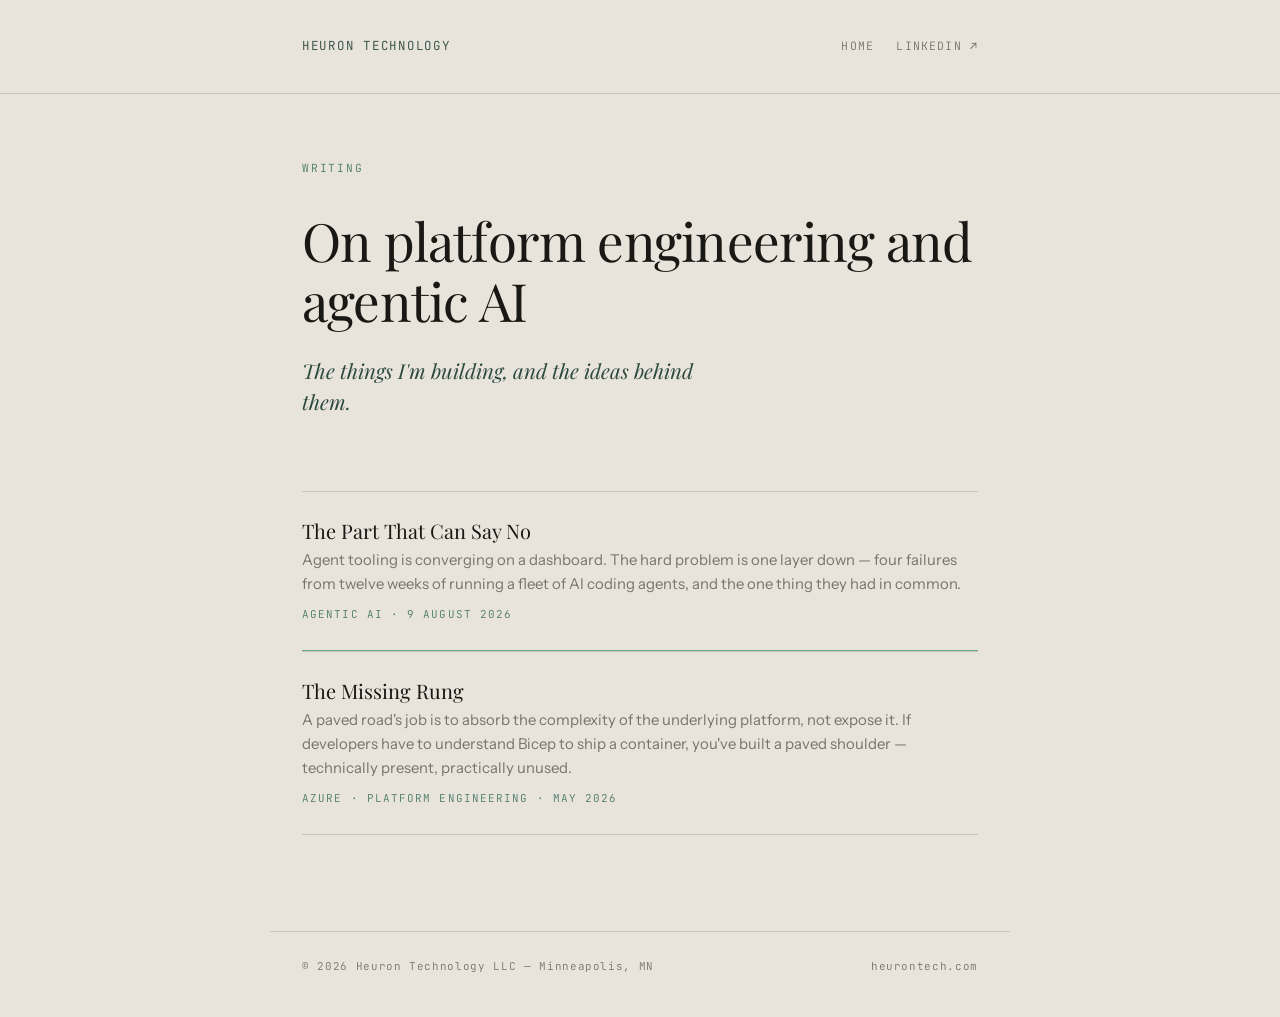
<file: blog/index.html>
<!DOCTYPE html>
<html lang="en">
<head>
  <meta charset="UTF-8" />
  <meta name="viewport" content="width=device-width, initial-scale=1.0" />

  <title>Writing — Heuron Technology</title>
  <meta name="description" content="John Donaghy on platform engineering, Azure paved-road patterns, and the engineering discipline that agentic AI coding actually requires." />
  <link rel="canonical" href="https://heurontech.com/blog/" />

  <meta property="og:type" content="website" />
  <meta property="og:site_name" content="Heuron Technology" />
  <meta property="og:title" content="Writing — Heuron Technology" />
  <meta property="og:description" content="On platform engineering, Azure paved-road patterns, and agentic AI coding workflows." />
  <meta property="og:url" content="https://heurontech.com/blog/" />

  <link rel="preconnect" href="https://fonts.googleapis.com" />
  <link rel="preconnect" href="https://fonts.gstatic.com" crossorigin />
  <link href="https://fonts.googleapis.com/css2?family=Playfair+Display:ital,wght@0,400;0,500;1,400&family=Instrument+Sans:ital,wght@0,300;0,400;1,300&family=JetBrains+Mono:wght@300;400&display=swap" rel="stylesheet" />
  <link rel="stylesheet" href="/assets/blog.css" />
</head>
<body>

  <nav>
    <div class="container">
      <a class="wordmark" href="/">Heuron Technology</a>
      <div class="nav-links">
        <a class="nav-link" href="/">Home</a>
        <a class="nav-link" href="https://www.linkedin.com/in/johnfdonaghy/" target="_blank" rel="noopener">LinkedIn ↗</a>
      </div>
    </div>
  </nav>

  <div class="article-head">
    <div class="container">
      <p class="eyebrow">Writing</p>
      <h1>On platform engineering and agentic AI</h1>
      <p class="standfirst">The things I'm building, and the ideas behind them.</p>
    </div>
  </div>

  <article>
    <div class="container">

      <a class="writing-item" href="/blog/the-part-that-can-say-no/">
        <div class="writing-title">The Part That Can Say No</div>
        <div class="writing-dek">Agent tooling is converging on a dashboard. The hard problem is one layer down — four failures from twelve weeks of running a fleet of AI coding agents, and the one thing they had in common.</div>
        <div class="writing-meta">Agentic AI · 9 August 2026</div>
      </a>

      <a class="writing-item" href="/blog/the-missing-rung/">
        <div class="writing-title">The Missing Rung</div>
        <div class="writing-dek">A paved road's job is to absorb the complexity of the underlying platform, not expose it. If developers have to understand Bicep to ship a container, you've built a paved shoulder — technically present, practically unused.</div>
        <div class="writing-meta">Azure · Platform Engineering · May 2026</div>
      </a>

    </div>
  </article>

  <footer>
    <div class="container">
      <span class="footer-copy">© 2026 Heuron Technology LLC — Minneapolis, MN</span>
      <span class="footer-copy"><a href="/">heurontech.com</a></span>
    </div>
  </footer>

</body>
</html>
</file>
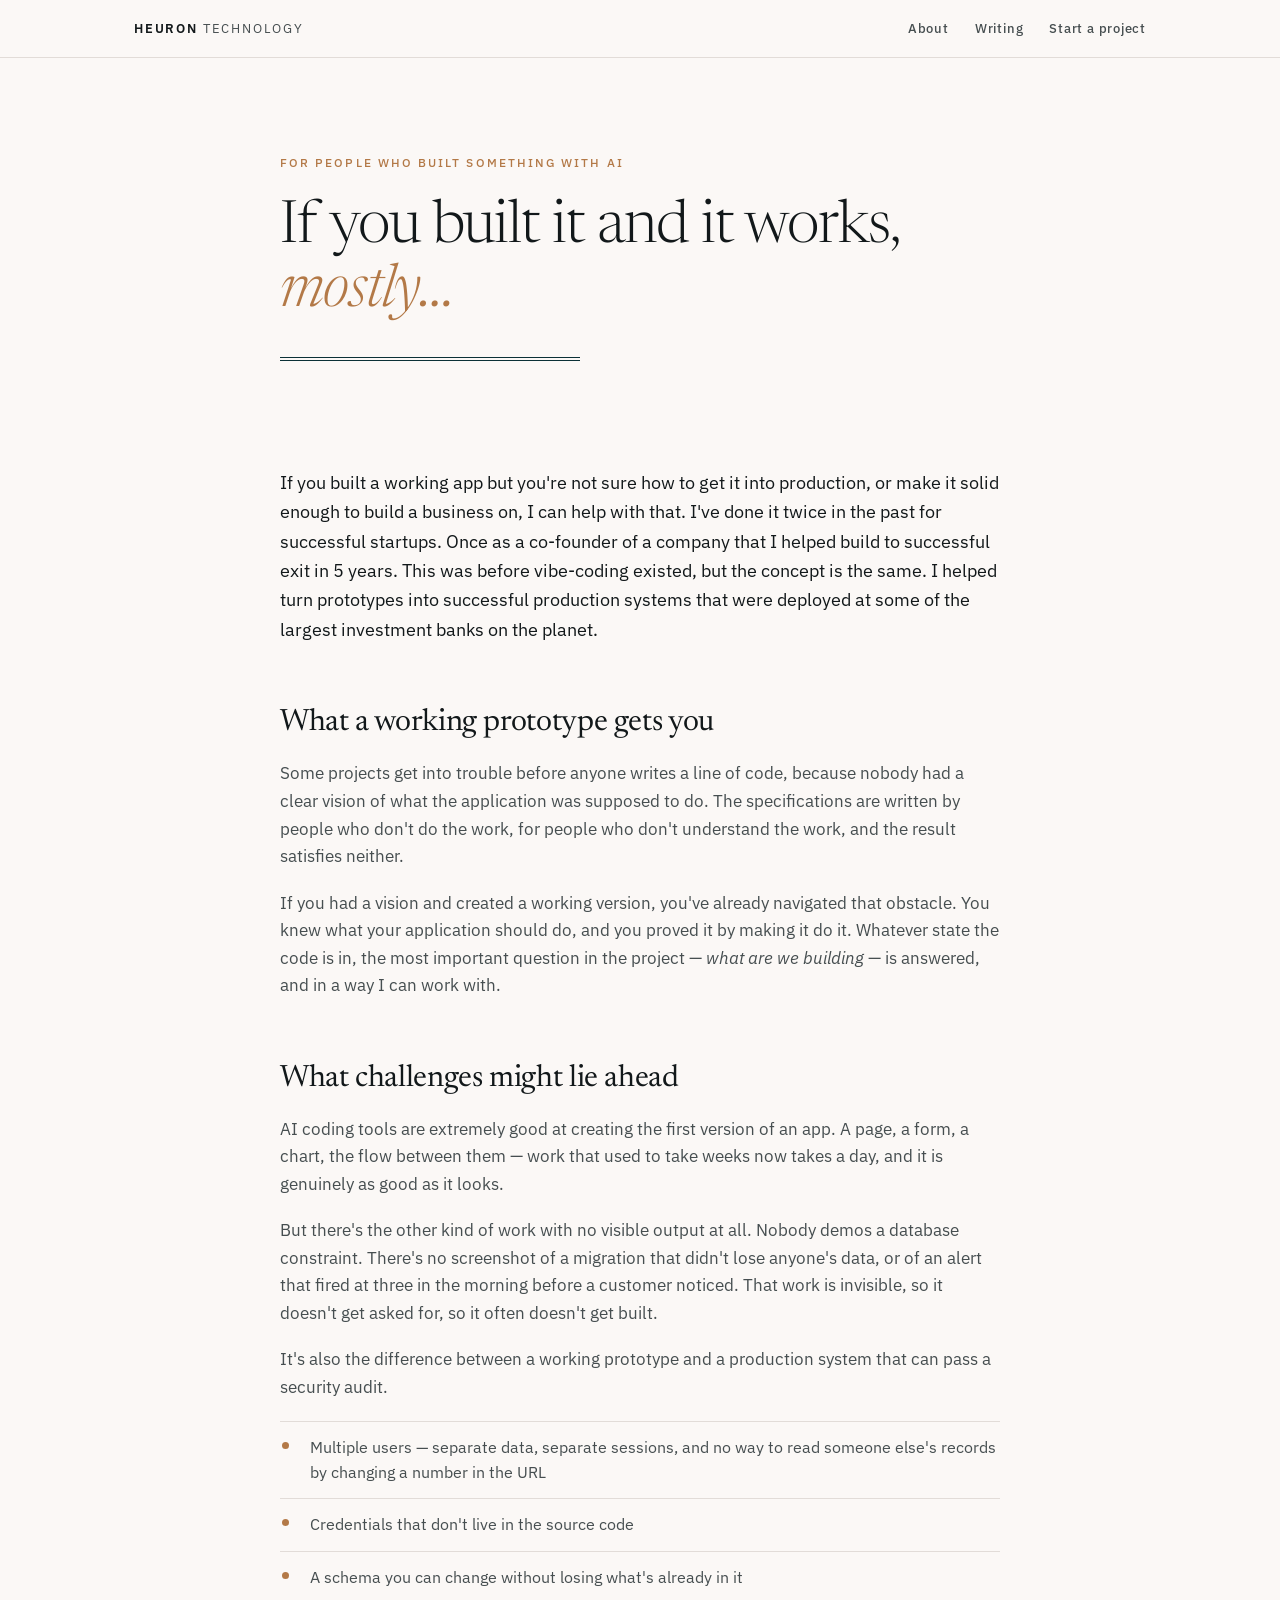
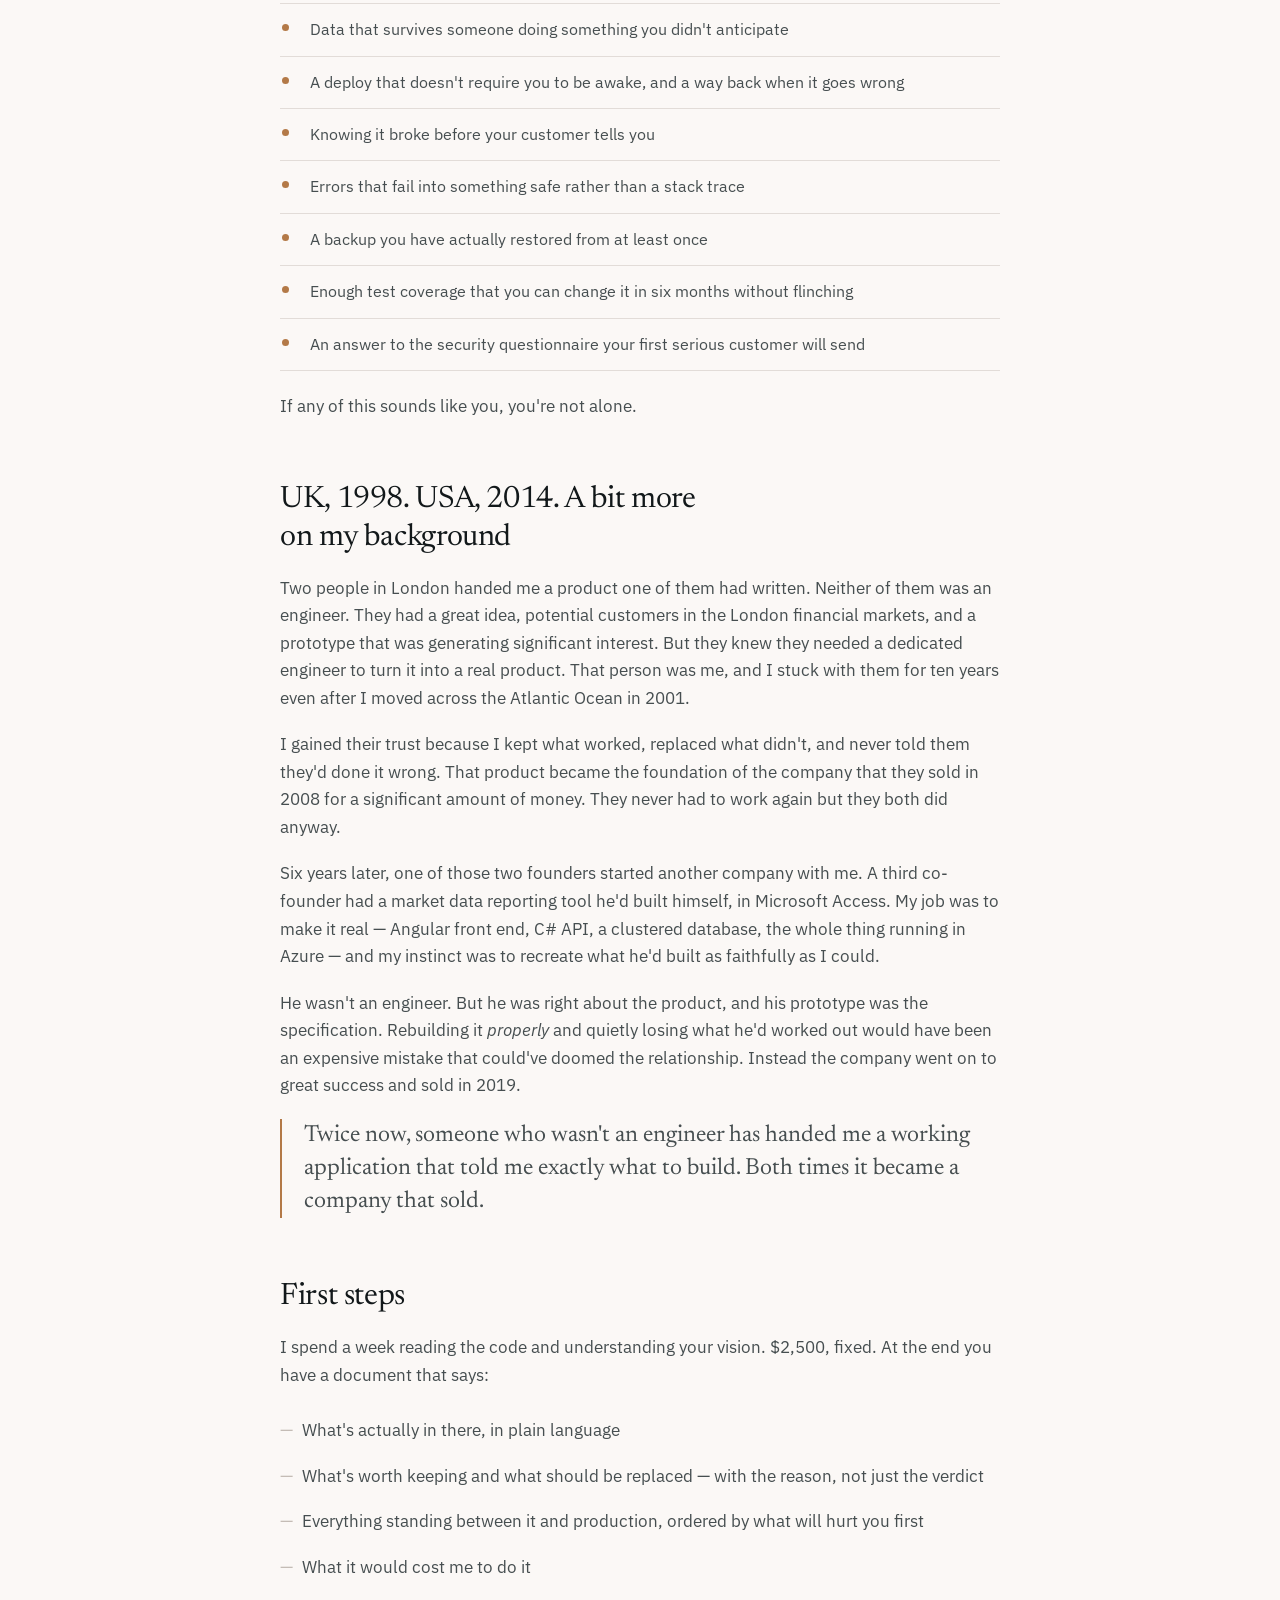
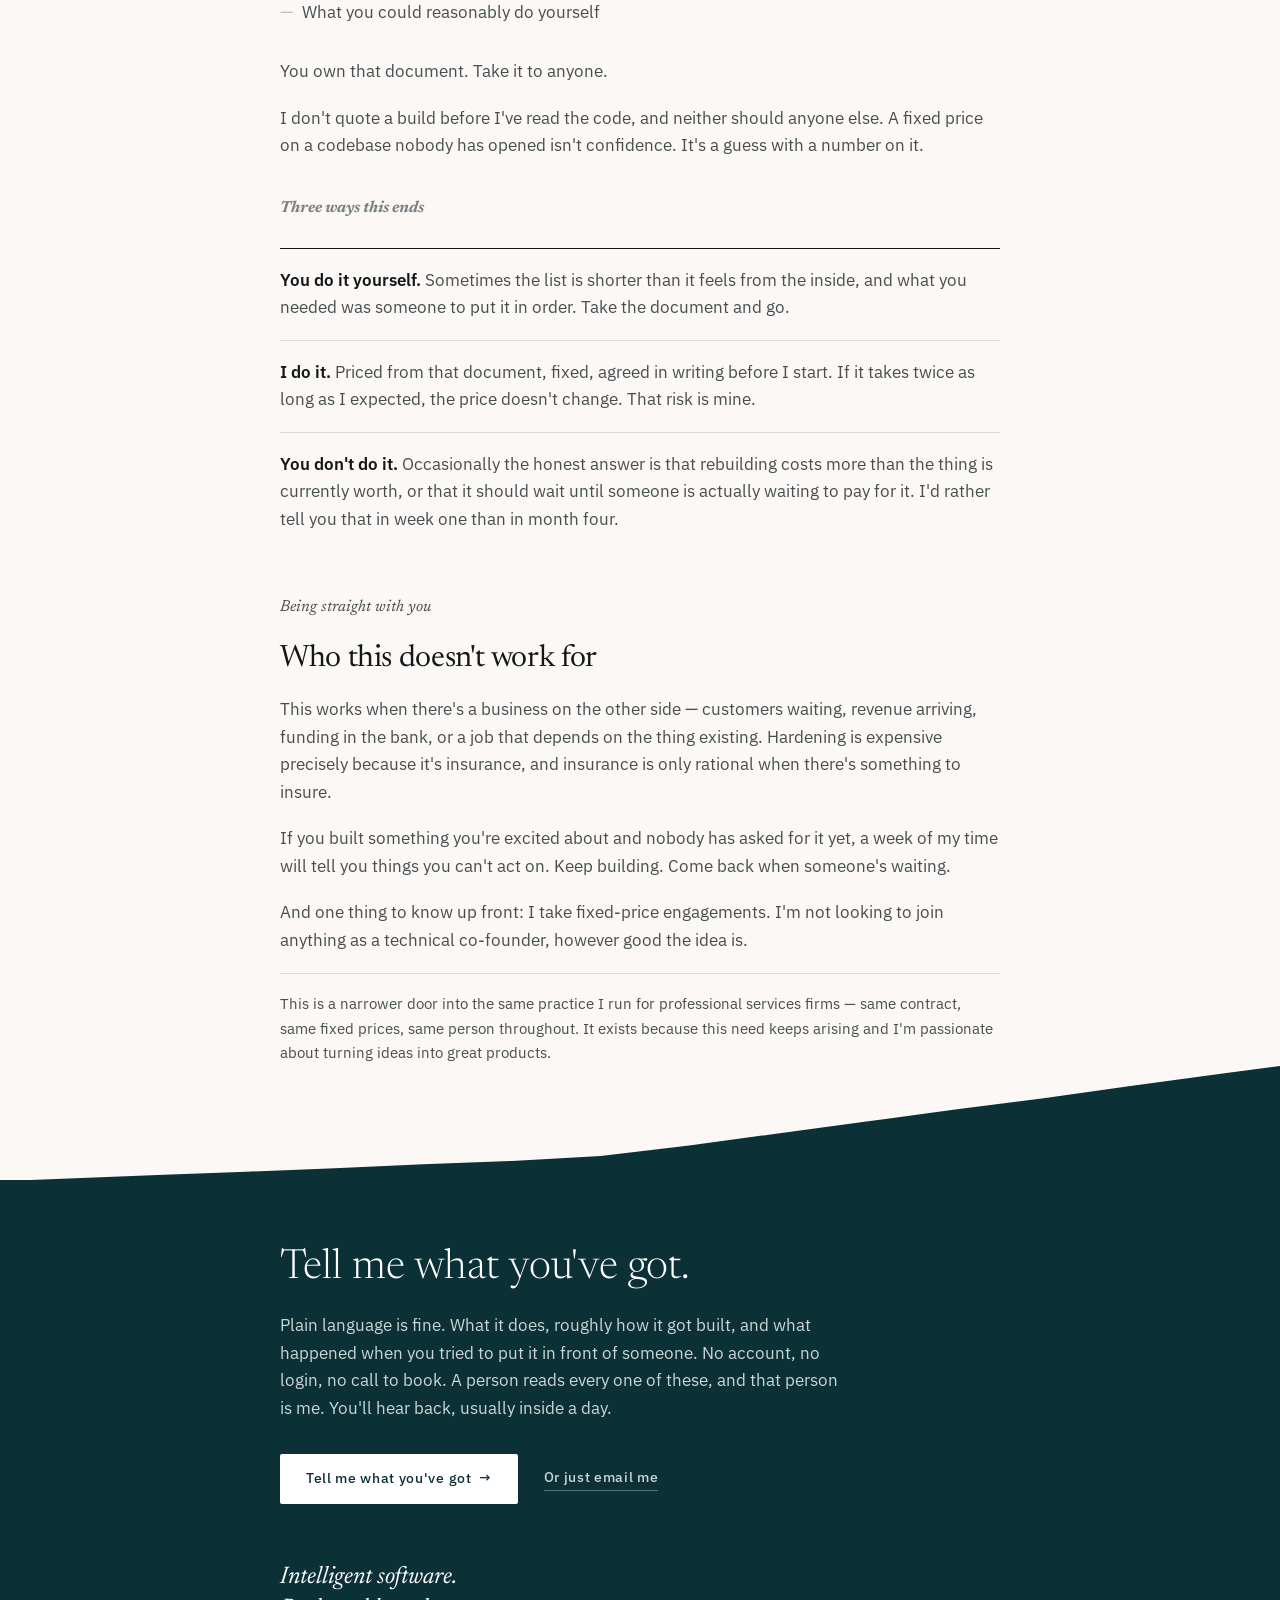
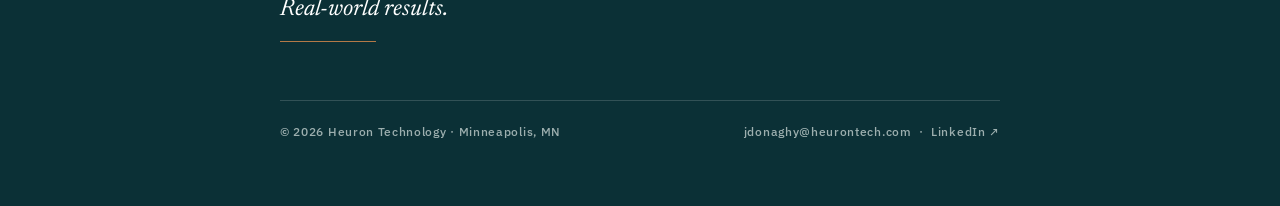
<file: shipping/index.html>
<!DOCTYPE html>
<html lang="en">
<head>
<meta charset="utf-8">
<meta name="viewport" content="width=device-width, initial-scale=1">
<title>If You Built It And It Works, Mostly… — Heuron Technology</title>
<meta name="description" content="A one-week, fixed-price code read for founders who built something with AI and hit the wall between working and production-ready.">
<meta name="robots" content="noindex">
<link rel="canonical" href="https://heurontech.com/shipping/">
<meta property="og:type" content="website">
<meta property="og:site_name" content="Heuron Technology">
<meta property="og:title" content="If you built it and it works, mostly…">
<meta property="og:description" content="A one-week, fixed-price code read for founders who built something with AI and hit the wall between working and production-ready.">
<meta property="og:url" content="https://heurontech.com/shipping/">
<link rel="preconnect" href="https://fonts.googleapis.com">
<link rel="preconnect" href="https://fonts.gstatic.com" crossorigin>
<link href="https://fonts.googleapis.com/css2?family=Newsreader:ital,opsz,wght@0,6..72,300;0,6..72,400;0,6..72,500;1,6..72,300;1,6..72,400&family=IBM+Plex+Sans:wght@400;500;600&display=swap" rel="stylesheet">
<style>
:root{
  --paper:#FBF8F6; --card:#FFFFFF; --ink:#12181A; --ink-2:#464E50;
  --muted:#7A8285; --rule:#E2DCD8; --rule-strong:#C4BCB6;
  --green:#0B3036; --ochre:#B37947;
  --serif:"Newsreader",Georgia,serif;
  --sans:"IBM Plex Sans",system-ui,-apple-system,sans-serif;
  --gut:clamp(20px,5vw,64px); --maxw:1140px;
}
*,*::before,*::after{box-sizing:border-box;}
html{-webkit-text-size-adjust:100%;}
body{margin:0;background:var(--paper);color:var(--ink);font-family:var(--sans);
  font-size:17px;line-height:1.62;-webkit-font-smoothing:antialiased;}
a{color:var(--green);text-decoration-thickness:1px;text-underline-offset:3px;}
a:focus-visible{outline:2px solid var(--ochre);outline-offset:3px;border-radius:2px;}

.wrap{max-width:var(--maxw);margin:0 auto;padding-inline:var(--gut);}
.narrow{max-width:720px;margin-inline:auto;}

.masthead{border-bottom:1px solid var(--rule);}
.masthead__in{max-width:var(--maxw);margin:0 auto;padding:18px var(--gut);
  display:flex;align-items:baseline;justify-content:space-between;gap:20px;flex-wrap:wrap;}
.mark{font-family:var(--sans);font-weight:500;font-size:13px;letter-spacing:.14em;text-transform:uppercase;
  color:var(--ink);text-decoration:none;}
.mark b{font-weight:600;}.mark span{font-weight:400;color:var(--ink-2);}
.navlinks{display:flex;gap:26px;font-family:var(--sans);font-weight:500;font-size:13px;letter-spacing:.06em;}
.navlinks a{color:var(--ink-2);text-decoration:none;}
.navlinks a:hover{color:var(--green);text-decoration:underline;}

.top{padding:clamp(52px,8vw,96px) 0 clamp(34px,4vw,52px);}
.eyebrow{font-family:var(--sans);font-weight:500;font-size:11.5px;letter-spacing:.18em;text-transform:uppercase;
  color:var(--ochre);margin:0 0 24px;}
.top h1{font-family:var(--serif);font-weight:300;font-size:clamp(2.2rem,5.6vw,3.7rem);
  line-height:1.08;letter-spacing:-.018em;margin:0;max-width:19ch;}
.top h1 em{font-style:italic;color:var(--ochre);}
.dbl{border:0;margin:32px 0 0;max-width:300px;height:4px;
  border-top:1.5px solid var(--green);border-bottom:1.5px solid var(--green);}

.body{padding:clamp(34px,5vw,56px) 0 0;}
.tag{font-family:var(--serif);font-style:italic;font-size:1rem;color:var(--muted);
  margin:clamp(40px,5vw,60px) 0 6px;}
.tag:first-child{margin-top:0;}
.body h2{font-family:var(--serif);font-weight:400;font-size:clamp(1.42rem,3vw,1.92rem);
  line-height:1.24;letter-spacing:-.012em;margin:clamp(40px,5vw,60px) 0 18px;max-width:26ch;}
.body h2:first-child{margin-top:0;}
.body .tag + h2{margin-top:0;}
.body p{margin:0 0 19px;color:var(--ink-2);}
.body p:last-child{margin-bottom:0;}
.body strong{color:var(--ink);font-weight:600;}
.lead{font-size:1.15rem;color:var(--ink) !important;line-height:1.6;}

.pull{font-family:var(--serif);font-size:clamp(1.2rem,2.4vw,1.46rem);line-height:1.42;
  color:var(--ink);border-left:2px solid var(--ochre);padding-left:22px;margin:28px 0;}

.checklist{list-style:none;margin:0 0 22px;padding:0;border-top:1px solid var(--rule);}
.checklist li{border-bottom:1px solid var(--rule);padding:13px 0 13px 30px;position:relative;
  color:var(--ink-2);font-size:.98rem;}
.checklist li::before{content:"";position:absolute;left:2px;top:20px;width:7px;height:7px;
  border-radius:50%;background:var(--ochre);}

.deliverables{list-style:none;margin:0 0 22px;padding:0;}
.deliverables li{padding:9px 0 9px 22px;position:relative;color:var(--ink-2);}
.deliverables li::before{content:"—";position:absolute;left:0;color:var(--rule-strong);}

.endings{border-top:1px solid var(--ink);margin:26px 0 0;}
.endings div{border-bottom:1px solid var(--rule);padding:18px 0;color:var(--ink-2);}
.endings div:last-child{border-bottom:0;}
.endings strong{color:var(--ink);font-weight:600;}

.aside{font-size:.94rem;color:var(--muted);border-top:1px solid var(--rule);padding-top:18px;margin-top:8px;}

.actions{display:flex;flex-wrap:wrap;gap:14px 26px;align-items:center;margin-top:32px;}
.btn{display:inline-block;background:var(--green);color:#fff;text-decoration:none;
  font-family:var(--sans);font-weight:500;font-size:13.5px;letter-spacing:.05em;padding:14px 26px;
  border-radius:2px;transition:background .15s ease;}
.btn:hover{background:#1F4335;}
.btn-quiet{font-family:var(--sans);font-weight:500;font-size:13.5px;letter-spacing:.05em;color:var(--ink-2);
  text-decoration:none;border-bottom:1px solid var(--rule-strong);padding-bottom:2px;}
.btn-quiet:hover{color:var(--green);border-color:var(--green);}

.wedge{display:block;width:100%;height:clamp(70px,9vw,150px);margin-bottom:-1px;}
.wedge path{fill:var(--green);}
.closing{background:var(--green);color:#fff;padding:clamp(40px,5vw,66px) 0 clamp(40px,5vw,66px);border:0;margin:0;}
.closing h2{font-family:var(--serif);font-weight:300;font-size:clamp(1.85rem,4.4vw,2.6rem);
  line-height:1.16;margin:0;color:#fff;max-width:20ch;}
.closing p{max-width:56ch;color:#CBD6D6;margin:20px 0 0;}
.closing .btn{background:#fff;color:var(--green);}
.closing .btn:hover{background:#E8EFEE;}
.closing .btn-quiet{color:#CBD6D6;border-color:rgba(255,255,255,.32);}
.closing .btn-quiet:hover{color:var(--ochre);border-color:var(--ochre);}
.tagline{margin:clamp(36px,5vw,58px) 0 0;}
.tagline p{font-family:var(--serif);font-style:italic;font-size:clamp(1.2rem,2.4vw,1.5rem);
  line-height:1.32;color:#fff;margin:0;}
.tagline hr{border:0;border-top:1.5px solid var(--ochre);width:96px;margin:16px 0 0;}
.foot{border-top:1px solid rgba(255,255,255,.16);color:#9DAFAF;margin-top:clamp(36px,5vw,58px);
  padding-top:22px;display:flex;justify-content:space-between;gap:16px;flex-wrap:wrap;
  font-family:var(--sans);font-weight:500;font-size:11.5px;letter-spacing:.06em;}
.foot a{color:#9DAFAF;text-decoration:none;}
.foot a:hover{color:var(--ochre);text-decoration:underline;}

@media (max-width:700px){
  body{font-size:16.5px;}
  .navlinks{gap:18px;}
}
@media (prefers-reduced-motion:reduce){*{animation:none !important;transition:none !important;}}
</style>
</head>
<body>

<header class="masthead">
  <div class="masthead__in">
    <a class="mark" href="/"><b>Heuron</b> <span>Technology</span></a>
    <nav class="navlinks">
      <a href="/about/">About</a>
      <a href="/blog/">Writing</a>
      <a href="https://intake.heurontech.com/start">Start a project</a>
    </nav>
  </div>
</header>

<main class="wrap">

  <section class="top narrow">
    <p class="eyebrow">For people who built something with AI</p>
    <h1>If you built it and it works, <em>mostly&hellip;</em></h1>
    <hr class="dbl">
  </section>

  <section class="body narrow">

    <p class="lead">If you built a working app but you're not sure how to get it into production, or make it solid enough to build a business on, I can help with that. I've done it twice in the past for successful startups. Once as a co-founder of a company that I helped build to successful exit in 5 years. This was before vibe-coding existed, but the concept is the same. I helped turn prototypes into successful production systems that were deployed at some of the largest investment banks on the planet.</p>

    <h2>What a working prototype gets you</h2>

    <p>Some projects get into trouble before anyone writes a line of code, because nobody had a clear vision of what the application was supposed to do. The specifications are written by people who don't do the work, for people who don't understand the work, and the result satisfies neither.</p>

    <p>If you had a vision and created a working version, you've already navigated that obstacle. You knew what your application should do, and you proved it by making it do it. Whatever state the code is in, the most important question in the project &mdash; <em>what are we building</em> &mdash; is answered, and in a way I can work with.</p>

    <h2>What challenges might lie ahead</h2>

    <p>AI coding tools are extremely good at creating the first version of an app. A page, a form, a chart, the flow between them &mdash; work that used to take weeks now takes a day, and it is genuinely as good as it looks.</p>

    <p>But there's the other kind of work with no visible output at all. Nobody demos a database constraint. There's no screenshot of a migration that didn't lose anyone's data, or of an alert that fired at three in the morning before a customer noticed. That work is invisible, so it doesn't get asked for, so it often doesn't get built.</p>

    <p>It's also the difference between a working prototype and a production system that can pass a security audit.</p>

    <ul class="checklist">
      <li>Multiple users &mdash; separate data, separate sessions, and no way to read someone else's records by changing a number in the URL</li>
      <li>Credentials that don't live in the source code</li>
      <li>A schema you can change without losing what's already in it</li>
      <li>Data that survives someone doing something you didn't anticipate</li>
      <li>A deploy that doesn't require you to be awake, and a way back when it goes wrong</li>
      <li>Knowing it broke before your customer tells you</li>
      <li>Errors that fail into something safe rather than a stack trace</li>
      <li>A backup you have actually restored from at least once</li>
      <li>Enough test coverage that you can change it in six months without flinching</li>
      <li>An answer to the security questionnaire your first serious customer will send</li>
    </ul>

    <p>If any of this sounds like you, you're not alone.</p>

    <h2>UK, 1998. USA, 2014. A bit more on my background</h2>

    <p>Two people in London handed me a product one of them had written. Neither of them was an engineer. They had a great idea, potential customers in the London financial markets, and a prototype that was generating significant interest. But they knew they needed a dedicated engineer to turn it into a real product. That person was me, and I stuck with them for ten years even after I moved across the Atlantic Ocean in 2001.</p>

    <p>I gained their trust because I kept what worked, replaced what didn't, and never told them they'd done it wrong. That product became the foundation of the company that they sold in 2008 for a significant amount of money. They never had to work again but they both did anyway.</p>

    <p>Six years later, one of those two founders started another company with me. A third co-founder had a market data reporting tool he'd built himself, in Microsoft Access. My job was to make it real &mdash; Angular front end, C# API, a clustered database, the whole thing running in Azure &mdash; and my instinct was to recreate what he'd built as faithfully as I could.</p>

    <p>He wasn't an engineer. But he was right about the product, and his prototype was the specification. Rebuilding it <em>properly</em> and quietly losing what he'd worked out would have been an expensive mistake that could've doomed the relationship. Instead the company went on to great success and sold in 2019.</p>

    <p class="pull">Twice now, someone who wasn't an engineer has handed me a working application that told me exactly what to build. Both times it became a company that sold.</p>

    <h2>First steps</h2>

    <p>I spend a week reading the code and understanding your vision. $2,500, fixed. At the end you have a document that says:</p>

    <ul class="deliverables">
      <li>What's actually in there, in plain language</li>
      <li>What's worth keeping and what should be replaced &mdash; with the reason, not just the verdict</li>
      <li>Everything standing between it and production, ordered by what will hurt you first</li>
      <li>What it would cost me to do it</li>
      <li>What you could reasonably do yourself</li>
    </ul>

    <p>You own that document. Take it to anyone.</p>

    <p>I don't quote a build before I've read the code, and neither should anyone else. A fixed price on a codebase nobody has opened isn't confidence. It's a guess with a number on it.</p>

    <h3 class="tag" style="margin-top:36px">Three ways this ends</h3>

    <div class="endings">
      <div><strong>You do it yourself.</strong> Sometimes the list is shorter than it feels from the inside, and what you needed was someone to put it in order. Take the document and go.</div>
      <div><strong>I do it.</strong> Priced from that document, fixed, agreed in writing before I start. If it takes twice as long as I expected, the price doesn't change. That risk is mine.</div>
      <div><strong>You don't do it.</strong> Occasionally the honest answer is that rebuilding costs more than the thing is currently worth, or that it should wait until someone is actually waiting to pay for it. I'd rather tell you that in week one than in month four.</div>
    </div>

    <p class="tag" style="margin-top:44px">Being straight with you</p>
    <h2>Who this doesn't work for</h2>

    <p>This works when there's a business on the other side &mdash; customers waiting, revenue arriving, funding in the bank, or a job that depends on the thing existing. Hardening is expensive precisely because it's insurance, and insurance is only rational when there's something to insure.</p>

    <p>If you built something you're excited about and nobody has asked for it yet, a week of my time will tell you things you can't act on. Keep building. Come back when someone's waiting.</p>

    <p>And one thing to know up front: I take fixed-price engagements. I'm not looking to join anything as a technical co-founder, however good the idea is.</p>

    <p class="aside">This is a narrower door into the same practice I run for professional services firms &mdash; same contract, same fixed prices, same person throughout. It exists because this need keeps arising and I'm passionate about turning ideas into great products.</p>

  </section>

</main>

<svg class="wedge" viewBox="0 0 1440 150" preserveAspectRatio="none" aria-hidden="true"><path d="M0,150 L0,150 L77.6,146.5 L177.2,141.8 L276.9,137.7 L376.6,133 L476.3,128 L575.9,123.6 L675.7,117.2 L775.3,103.4 L875.1,87.9 L974.7,72.4 L1074.5,56.8 L1174.1,41.9 L1273.8,25.8 L1373.5,10 L1440,0 L1440,150 Z"/></svg>

<footer class="closing"><div class="wrap"><div class="narrow">
    <h2>Tell me what you've got.</h2>
    <p>Plain language is fine. What it does, roughly how it got built, and what happened when you tried to put it in front of someone. No account, no login, no call to book. A person reads every one of these, and that person is me. You'll hear back, usually inside a day.</p>
    <div class="actions">
      <a class="btn" href="https://intake.heurontech.com/start">Tell me what you've got &nbsp;&rarr;</a>
      <a class="btn-quiet" href="mailto:intake@mail.heurontech.com">Or just email me</a>
    </div>
    <div class="tagline"><p>Intelligent software.<br>Real-world results.</p><hr></div>
    <div class="foot">
    <span>© 2026 Heuron Technology · Minneapolis, MN</span>
    <span>
      <a href="mailto:jdonaghy@heurontech.com">jdonaghy@heurontech.com</a> &nbsp;·&nbsp;
      <a href="https://www.linkedin.com/in/johnfdonaghy/">LinkedIn ↗</a>
    </span>
    </div>
  </div></div>
</footer>

</body>
</html>
</file>
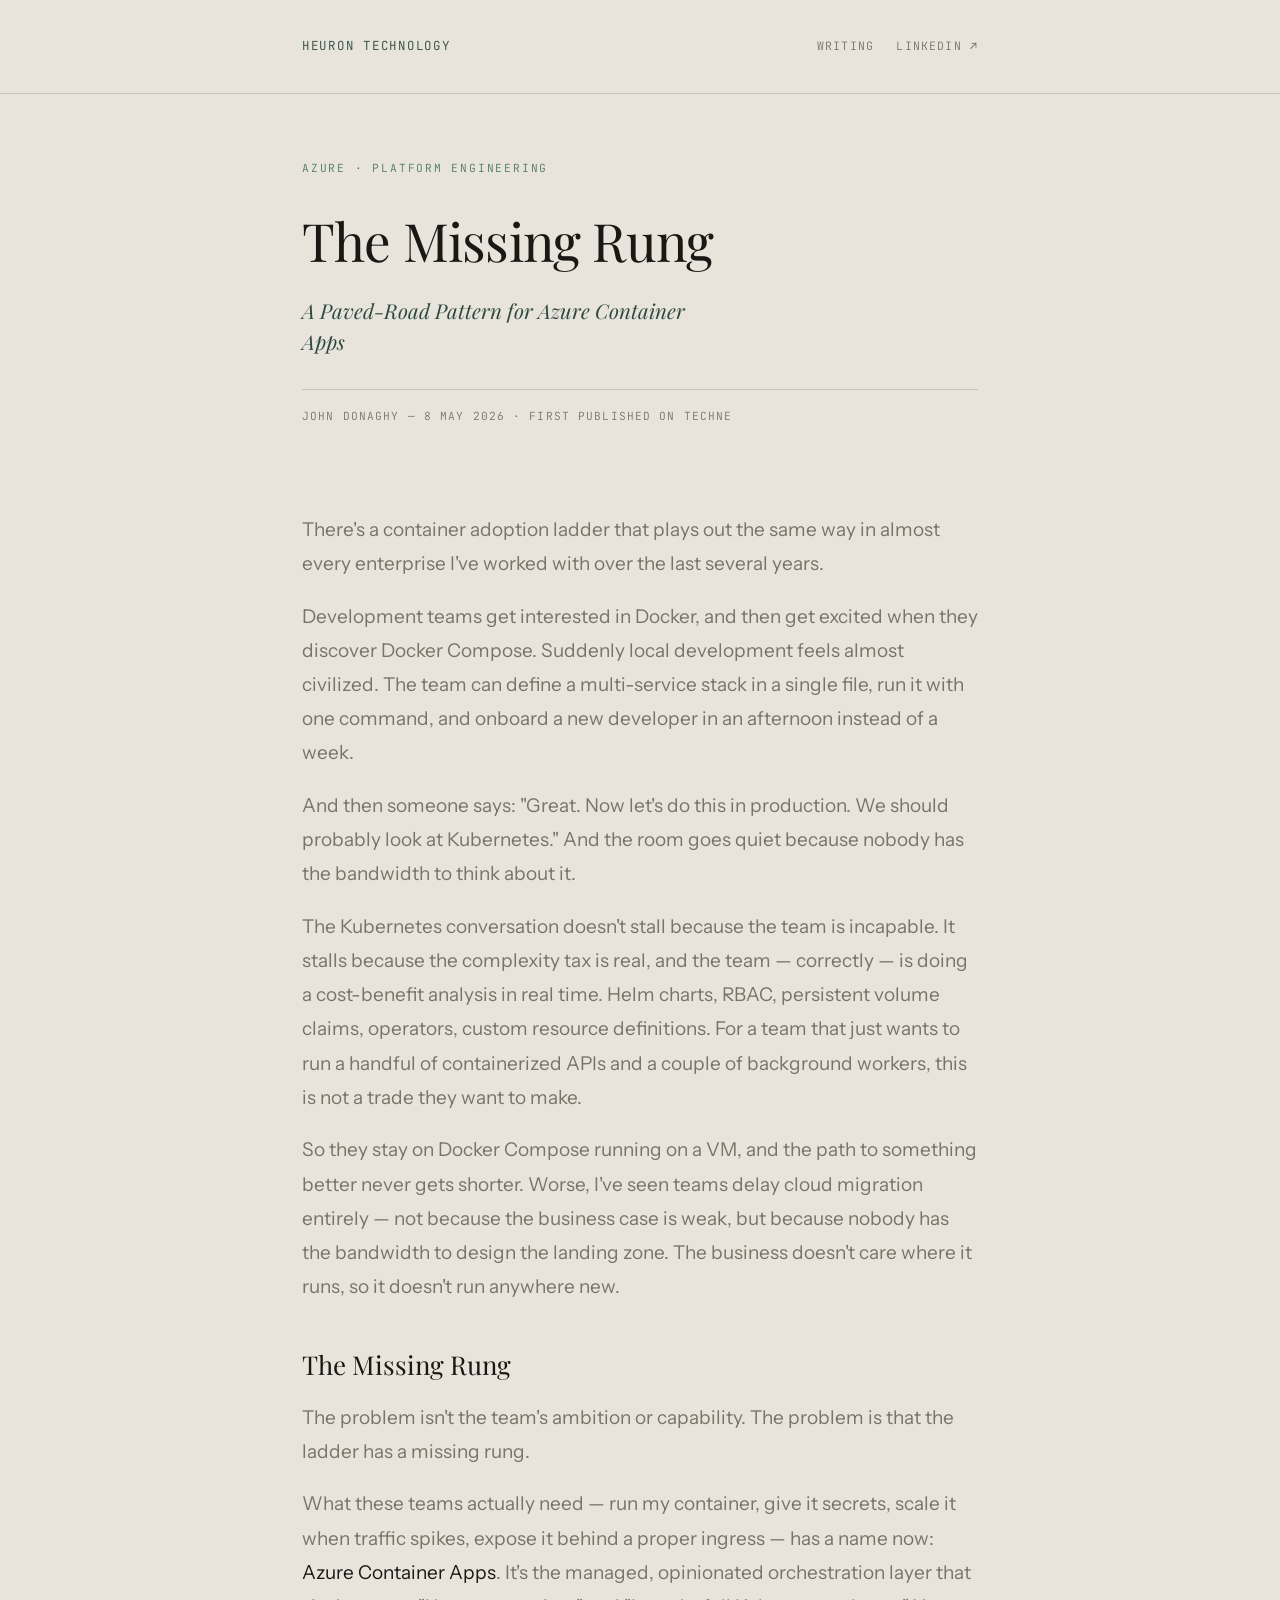
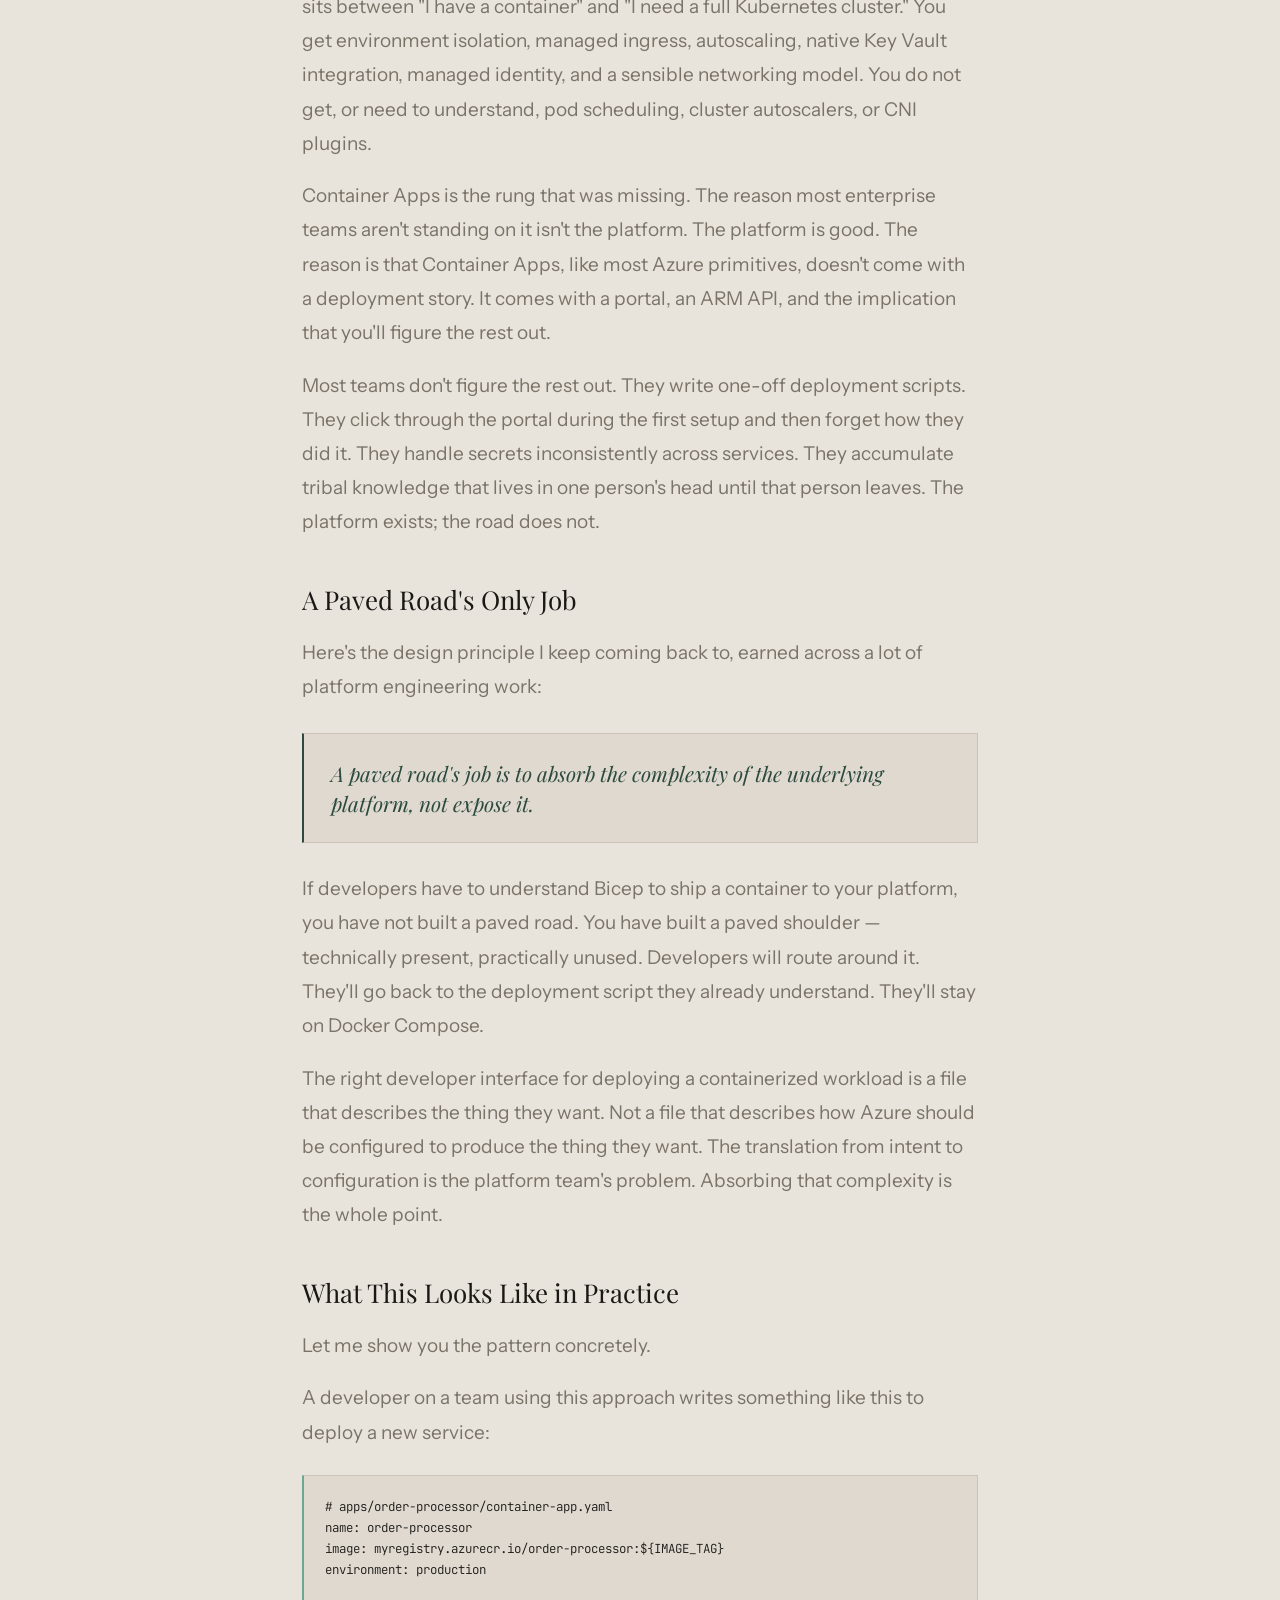
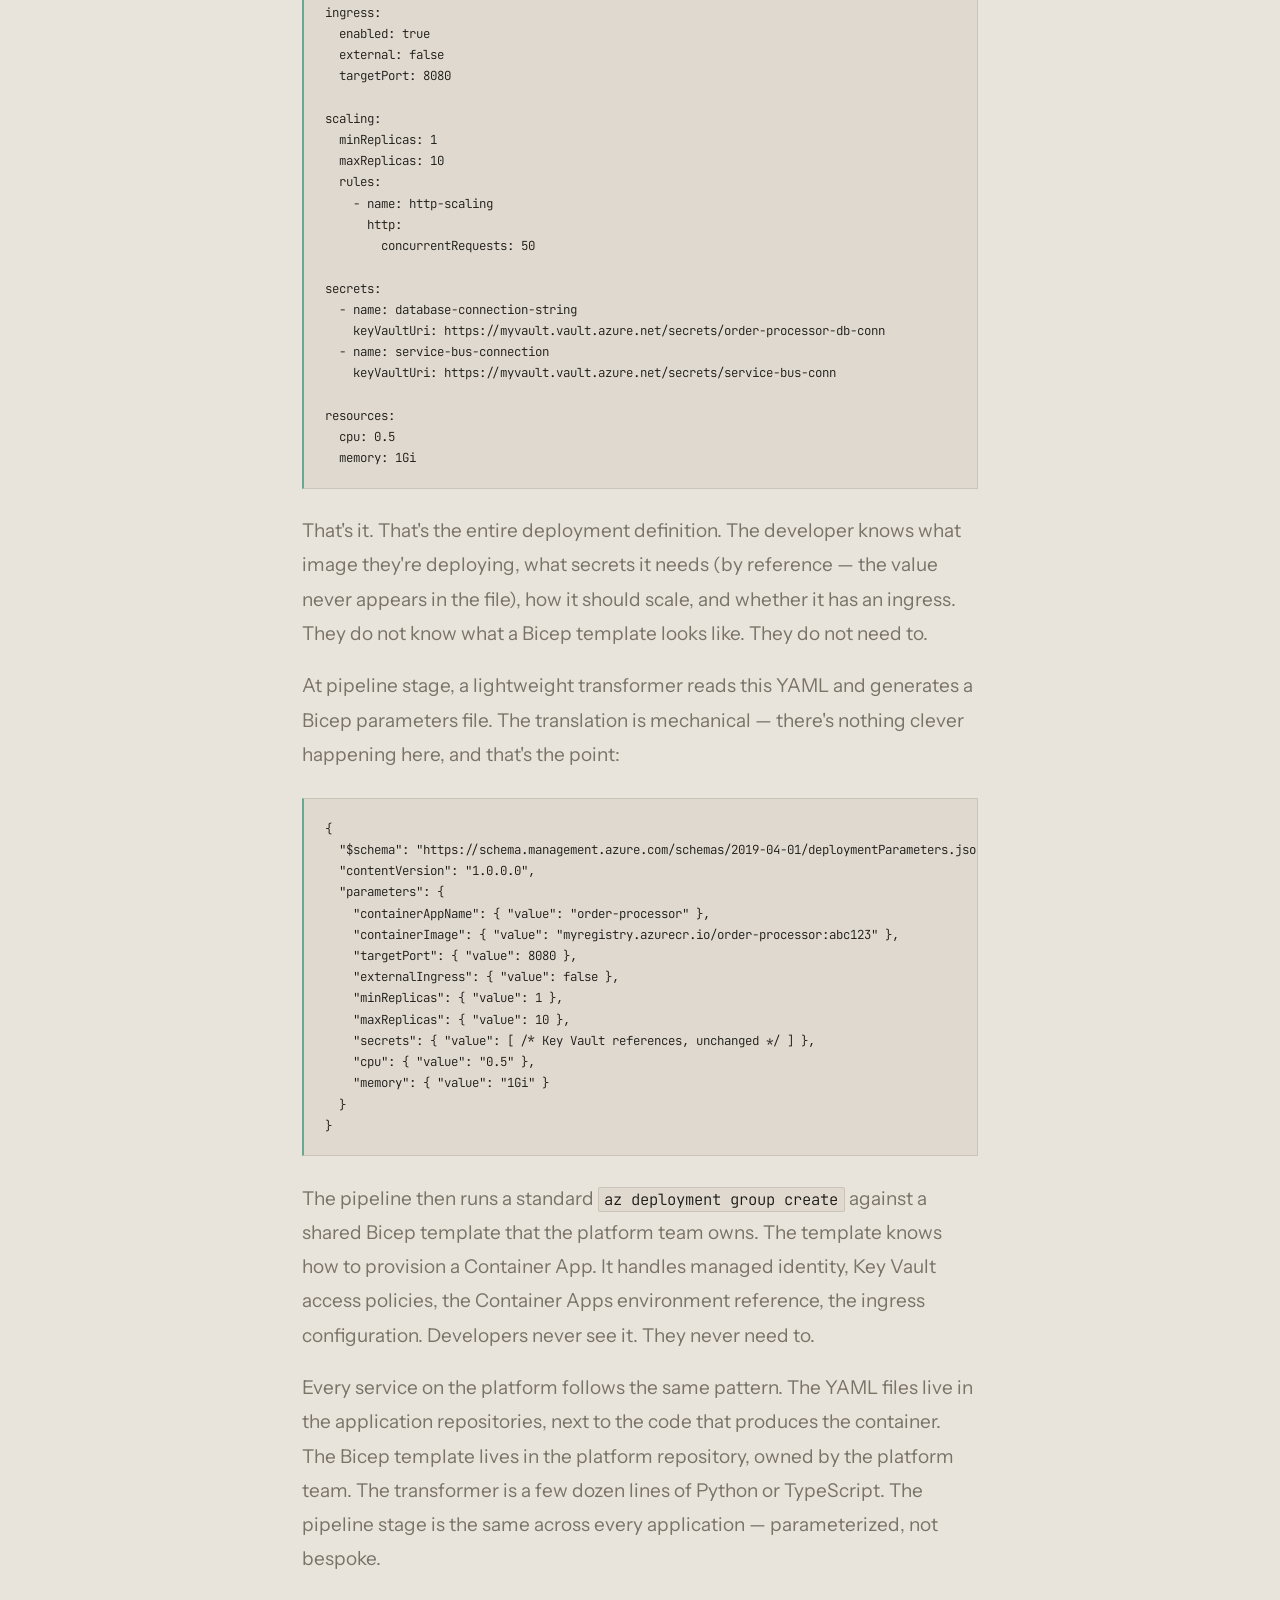
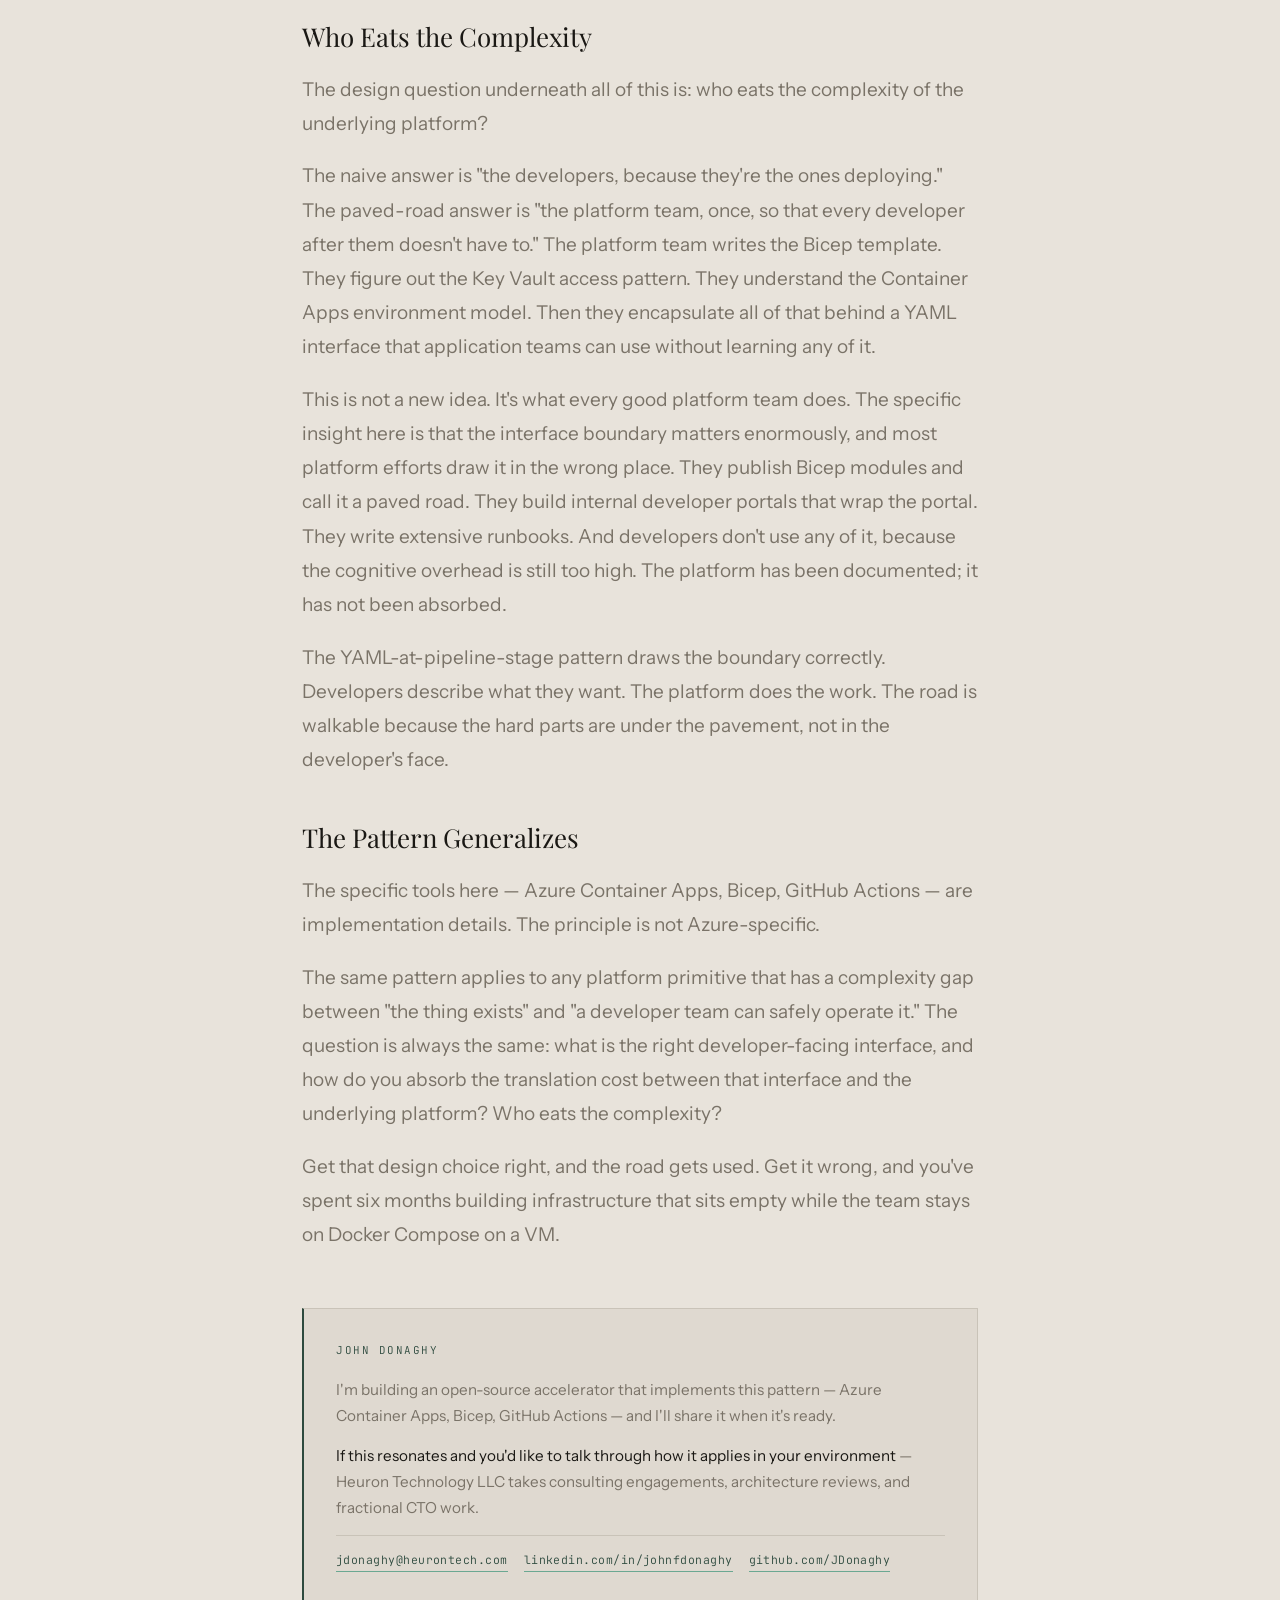
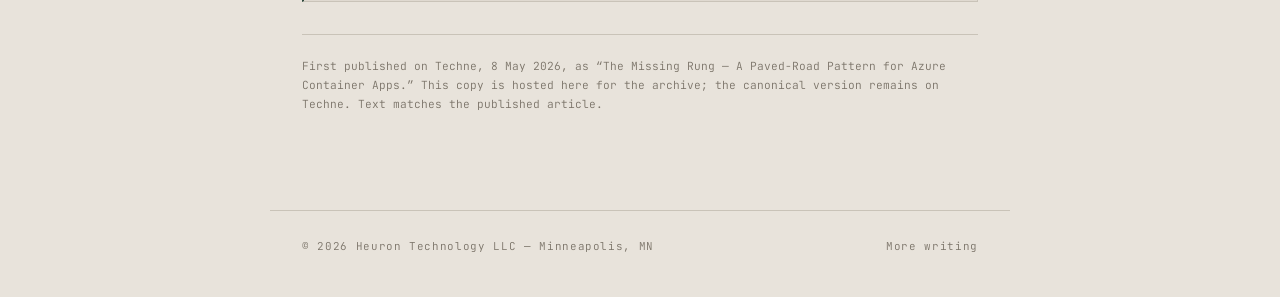
<file: blog/the-missing-rung/index.html>
<!DOCTYPE html>
<html lang="en">
<head>
  <meta charset="UTF-8" />
  <meta name="viewport" content="width=device-width, initial-scale=1.0" />

  <title>The Missing Rung — A Paved-Road Pattern for Azure Container Apps</title>
  <meta name="description" content="Azure Container Apps is the rung missing from the container adoption ladder. A paved road's job is to absorb the complexity of the underlying platform, not expose it — and here is the deployment pattern that does it." />
  <meta name="keywords" content="azure, platform-engineering, azure-container-apps, bicep, paved-roads, devops, infrastructure-as-code" />

  <!-- Published first on Techne, 8 May 2026. Canonical points there so the two copies don't compete. -->
  <link rel="canonical" href="https://techne.blog/john-donaghy/the-missing-rung-a-paved-road-pattern-for-azure-container-apps" />

  <meta property="og:type" content="article" />
  <meta property="og:site_name" content="Heuron Technology" />
  <meta property="og:title" content="The Missing Rung — A Paved-Road Pattern for Azure Container Apps" />
  <meta property="og:description" content="A paved road's job is to absorb the complexity of the underlying platform, not expose it. If developers have to understand Bicep to ship a container, you've built a paved shoulder." />
  <meta property="og:url" content="https://heurontech.com/blog/the-missing-rung/" />
  <meta property="og:image" content="https://heurontech.com/assets/og/missing-rung.png" />
  <meta property="og:image:width" content="1200" />
  <meta property="og:image:height" content="630" />
  <meta property="article:published_time" content="2026-05-08" />
  <meta property="article:author" content="John Donaghy" />

  <meta name="twitter:card" content="summary_large_image" />
  <meta name="twitter:title" content="The Missing Rung — A Paved-Road Pattern for Azure Container Apps" />
  <meta name="twitter:description" content="A paved road's job is to absorb the complexity of the underlying platform, not expose it." />
  <meta name="twitter:image" content="https://heurontech.com/assets/og/missing-rung.png" />

  <link rel="preconnect" href="https://fonts.googleapis.com" />
  <link rel="preconnect" href="https://fonts.gstatic.com" crossorigin />
  <link href="https://fonts.googleapis.com/css2?family=Playfair+Display:ital,wght@0,400;0,500;1,400&family=Instrument+Sans:ital,wght@0,300;0,400;1,300&family=JetBrains+Mono:wght@300;400&display=swap" rel="stylesheet" />
  <link rel="stylesheet" href="/assets/blog.css" />
</head>
<body>

  <nav>
    <div class="container">
      <a class="wordmark" href="/">Heuron Technology</a>
      <div class="nav-links">
        <a class="nav-link" href="/blog/">Writing</a>
        <a class="nav-link" href="https://www.linkedin.com/in/johnfdonaghy/" target="_blank" rel="noopener">LinkedIn ↗</a>
      </div>
    </div>
  </nav>

  <div class="article-head">
    <div class="container">
      <p class="eyebrow">Azure · Platform Engineering</p>
      <h1>The Missing Rung</h1>
      <p class="standfirst">A Paved-Road Pattern for Azure Container Apps</p>
      <p class="byline">John Donaghy — 8 May 2026 · First published on Techne</p>
    </div>
  </div>

  <article>
    <div class="container">

      <section>
        <p>There's a container adoption ladder that plays out the same way in almost every enterprise I've worked with over the last several years.</p>
        <p>Development teams get interested in Docker, and then get excited when they discover Docker Compose. Suddenly local development feels almost civilized. The team can define a multi-service stack in a single file, run it with one command, and onboard a new developer in an afternoon instead of a week.</p>
        <p>And then someone says: "Great. Now let's do this in production. We should probably look at Kubernetes." And the room goes quiet because nobody has the bandwidth to think about it.</p>
        <p>The Kubernetes conversation doesn't stall because the team is incapable. It stalls because the complexity tax is real, and the team — correctly — is doing a cost-benefit analysis in real time. Helm charts, RBAC, persistent volume claims, operators, custom resource definitions. For a team that just wants to run a handful of containerized APIs and a couple of background workers, this is not a trade they want to make.</p>
        <p>So they stay on Docker Compose running on a VM, and the path to something better never gets shorter. Worse, I've seen teams delay cloud migration entirely — not because the business case is weak, but because nobody has the bandwidth to design the landing zone. The business doesn't care where it runs, so it doesn't run anywhere new.</p>
      </section>

      <section>
        <h2>The Missing Rung</h2>
        <p>The problem isn't the team's ambition or capability. The problem is that the ladder has a missing rung.</p>
        <p>What these teams actually need — run my container, give it secrets, scale it when traffic spikes, expose it behind a proper ingress — has a name now: <strong>Azure Container Apps</strong>. It's the managed, opinionated orchestration layer that sits between "I have a container" and "I need a full Kubernetes cluster." You get environment isolation, managed ingress, autoscaling, native Key Vault integration, managed identity, and a sensible networking model. You do not get, or need to understand, pod scheduling, cluster autoscalers, or CNI plugins.</p>
        <p>Container Apps is the rung that was missing. The reason most enterprise teams aren't standing on it isn't the platform. The platform is good. The reason is that Container Apps, like most Azure primitives, doesn't come with a deployment story. It comes with a portal, an ARM API, and the implication that you'll figure the rest out.</p>
        <p>Most teams don't figure the rest out. They write one-off deployment scripts. They click through the portal during the first setup and then forget how they did it. They handle secrets inconsistently across services. They accumulate tribal knowledge that lives in one person's head until that person leaves. The platform exists; the road does not.</p>
      </section>

      <section>
        <h2>A Paved Road's Only Job</h2>
        <p>Here's the design principle I keep coming back to, earned across a lot of platform engineering work:</p>

        <p class="principle">A paved road's job is to absorb the complexity of the underlying platform, not expose it.</p>

        <p>If developers have to understand Bicep to ship a container to your platform, you have not built a paved road. You have built a paved shoulder — technically present, practically unused. Developers will route around it. They'll go back to the deployment script they already understand. They'll stay on Docker Compose.</p>
        <p>The right developer interface for deploying a containerized workload is a file that describes the thing they want. Not a file that describes how Azure should be configured to produce the thing they want. The translation from intent to configuration is the platform team's problem. Absorbing that complexity is the whole point.</p>
      </section>

      <section>
        <h2>What This Looks Like in Practice</h2>
        <p>Let me show you the pattern concretely.</p>
        <p>A developer on a team using this approach writes something like this to deploy a new service:</p>

<pre><code># apps/order-processor/container-app.yaml
name: order-processor
image: myregistry.azurecr.io/order-processor:${IMAGE_TAG}
environment: production

ingress:
  enabled: true
  external: false
  targetPort: 8080

scaling:
  minReplicas: 1
  maxReplicas: 10
  rules:
    - name: http-scaling
      http:
        concurrentRequests: 50

secrets:
  - name: database-connection-string
    keyVaultUri: https://myvault.vault.azure.net/secrets/order-processor-db-conn
  - name: service-bus-connection
    keyVaultUri: https://myvault.vault.azure.net/secrets/service-bus-conn

resources:
  cpu: 0.5
  memory: 1Gi</code></pre>

        <p>That's it. That's the entire deployment definition. The developer knows what image they're deploying, what secrets it needs (by reference — the value never appears in the file), how it should scale, and whether it has an ingress. They do not know what a Bicep template looks like. They do not need to.</p>
        <p>At pipeline stage, a lightweight transformer reads this YAML and generates a Bicep parameters file. The translation is mechanical — there's nothing clever happening here, and that's the point:</p>

<pre><code>{
  "$schema": "https://schema.management.azure.com/schemas/2019-04-01/deploymentParameters.json#",
  "contentVersion": "1.0.0.0",
  "parameters": {
    "containerAppName": { "value": "order-processor" },
    "containerImage": { "value": "myregistry.azurecr.io/order-processor:abc123" },
    "targetPort": { "value": 8080 },
    "externalIngress": { "value": false },
    "minReplicas": { "value": 1 },
    "maxReplicas": { "value": 10 },
    "secrets": { "value": [ /* Key Vault references, unchanged */ ] },
    "cpu": { "value": "0.5" },
    "memory": { "value": "1Gi" }
  }
}</code></pre>

        <p>The pipeline then runs a standard <code>az deployment group create</code> against a shared Bicep template that the platform team owns. The template knows how to provision a Container App. It handles managed identity, Key Vault access policies, the Container Apps environment reference, the ingress configuration. Developers never see it. They never need to.</p>
        <p>Every service on the platform follows the same pattern. The YAML files live in the application repositories, next to the code that produces the container. The Bicep template lives in the platform repository, owned by the platform team. The transformer is a few dozen lines of Python or TypeScript. The pipeline stage is the same across every application — parameterized, not bespoke.</p>
      </section>

      <section>
        <h2>Who Eats the Complexity</h2>
        <p>The design question underneath all of this is: who eats the complexity of the underlying platform?</p>
        <p>The naive answer is "the developers, because they're the ones deploying." The paved-road answer is "the platform team, once, so that every developer after them doesn't have to." The platform team writes the Bicep template. They figure out the Key Vault access pattern. They understand the Container Apps environment model. Then they encapsulate all of that behind a YAML interface that application teams can use without learning any of it.</p>
        <p>This is not a new idea. It's what every good platform team does. The specific insight here is that the interface boundary matters enormously, and most platform efforts draw it in the wrong place. They publish Bicep modules and call it a paved road. They build internal developer portals that wrap the portal. They write extensive runbooks. And developers don't use any of it, because the cognitive overhead is still too high. The platform has been documented; it has not been absorbed.</p>
        <p>The YAML-at-pipeline-stage pattern draws the boundary correctly. Developers describe what they want. The platform does the work. The road is walkable because the hard parts are under the pavement, not in the developer's face.</p>
      </section>

      <section>
        <h2>The Pattern Generalizes</h2>
        <p>The specific tools here — Azure Container Apps, Bicep, GitHub Actions — are implementation details. The principle is not Azure-specific.</p>
        <p>The same pattern applies to any platform primitive that has a complexity gap between "the thing exists" and "a developer team can safely operate it." The question is always the same: what is the right developer-facing interface, and how do you absorb the translation cost between that interface and the underlying platform? Who eats the complexity?</p>
        <p>Get that design choice right, and the road gets used. Get it wrong, and you've spent six months building infrastructure that sits empty while the team stays on Docker Compose on a VM.</p>
      </section>

      <div class="authorbox">
        <p class="ab-name">John Donaghy</p>
        <p class="ab-body">I'm building an open-source accelerator that implements this pattern — Azure Container Apps, Bicep, GitHub Actions — and I'll share it when it's ready.</p>
        <p class="ab-body"><strong>If this resonates and you'd like to talk through how it applies in your environment</strong> — Heuron Technology LLC takes consulting engagements, architecture reviews, and fractional CTO work.</p>
        <p class="ab-links">
          <a href="mailto:jdonaghy@heurontech.com">jdonaghy@heurontech.com</a>
          <a href="https://www.linkedin.com/in/johnfdonaghy/" target="_blank" rel="noopener">linkedin.com/in/johnfdonaghy</a>
          <a href="https://github.com/JDonaghy" target="_blank" rel="noopener">github.com/JDonaghy</a>
        </p>
      </div>

      <p class="colophon">First published on Techne, 8 May 2026, as “The Missing Rung — A Paved-Road Pattern for Azure Container Apps.” This copy is hosted here for the archive; the canonical version remains on Techne. Text matches the published article.</p>

    </div>
  </article>

  <footer>
    <div class="container">
      <span class="footer-copy">© 2026 Heuron Technology LLC — Minneapolis, MN</span>
      <span class="footer-copy"><a href="/blog/">More writing</a></span>
    </div>
  </footer>

</body>
</html>
</file>
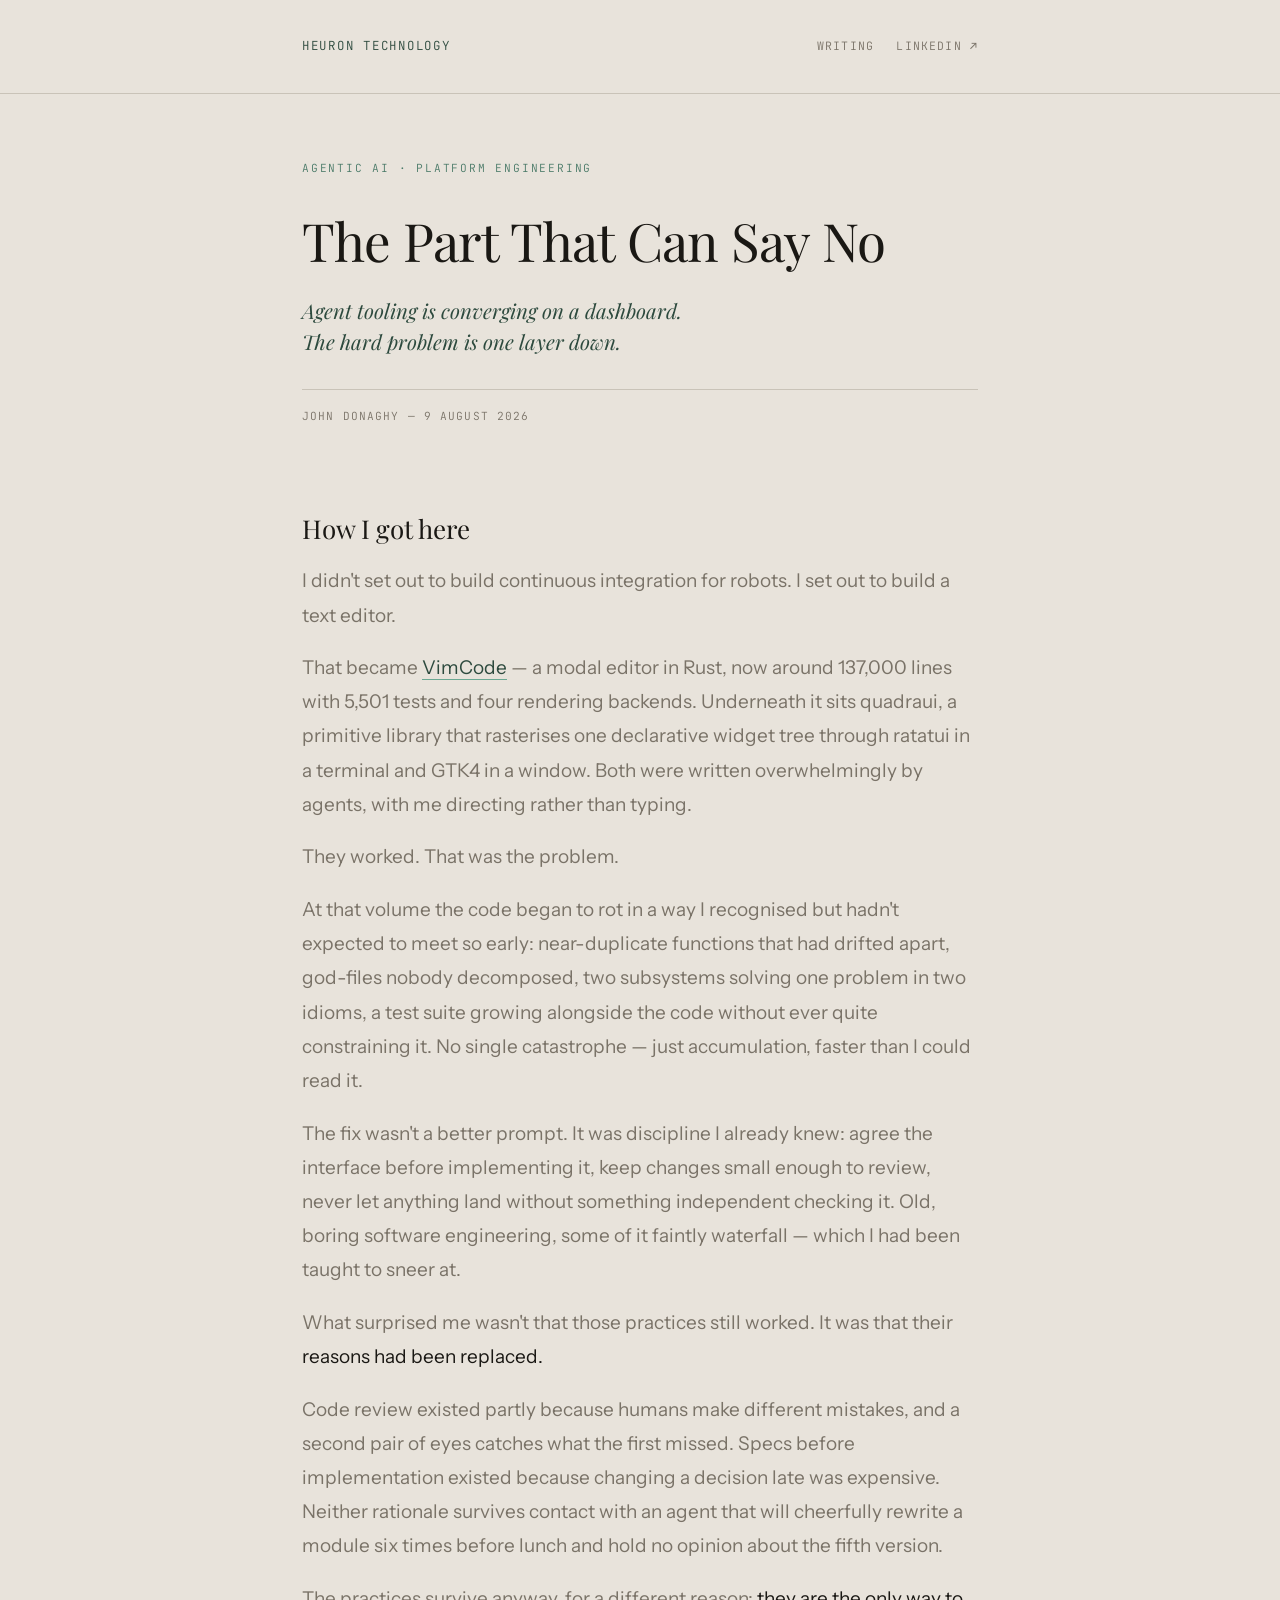
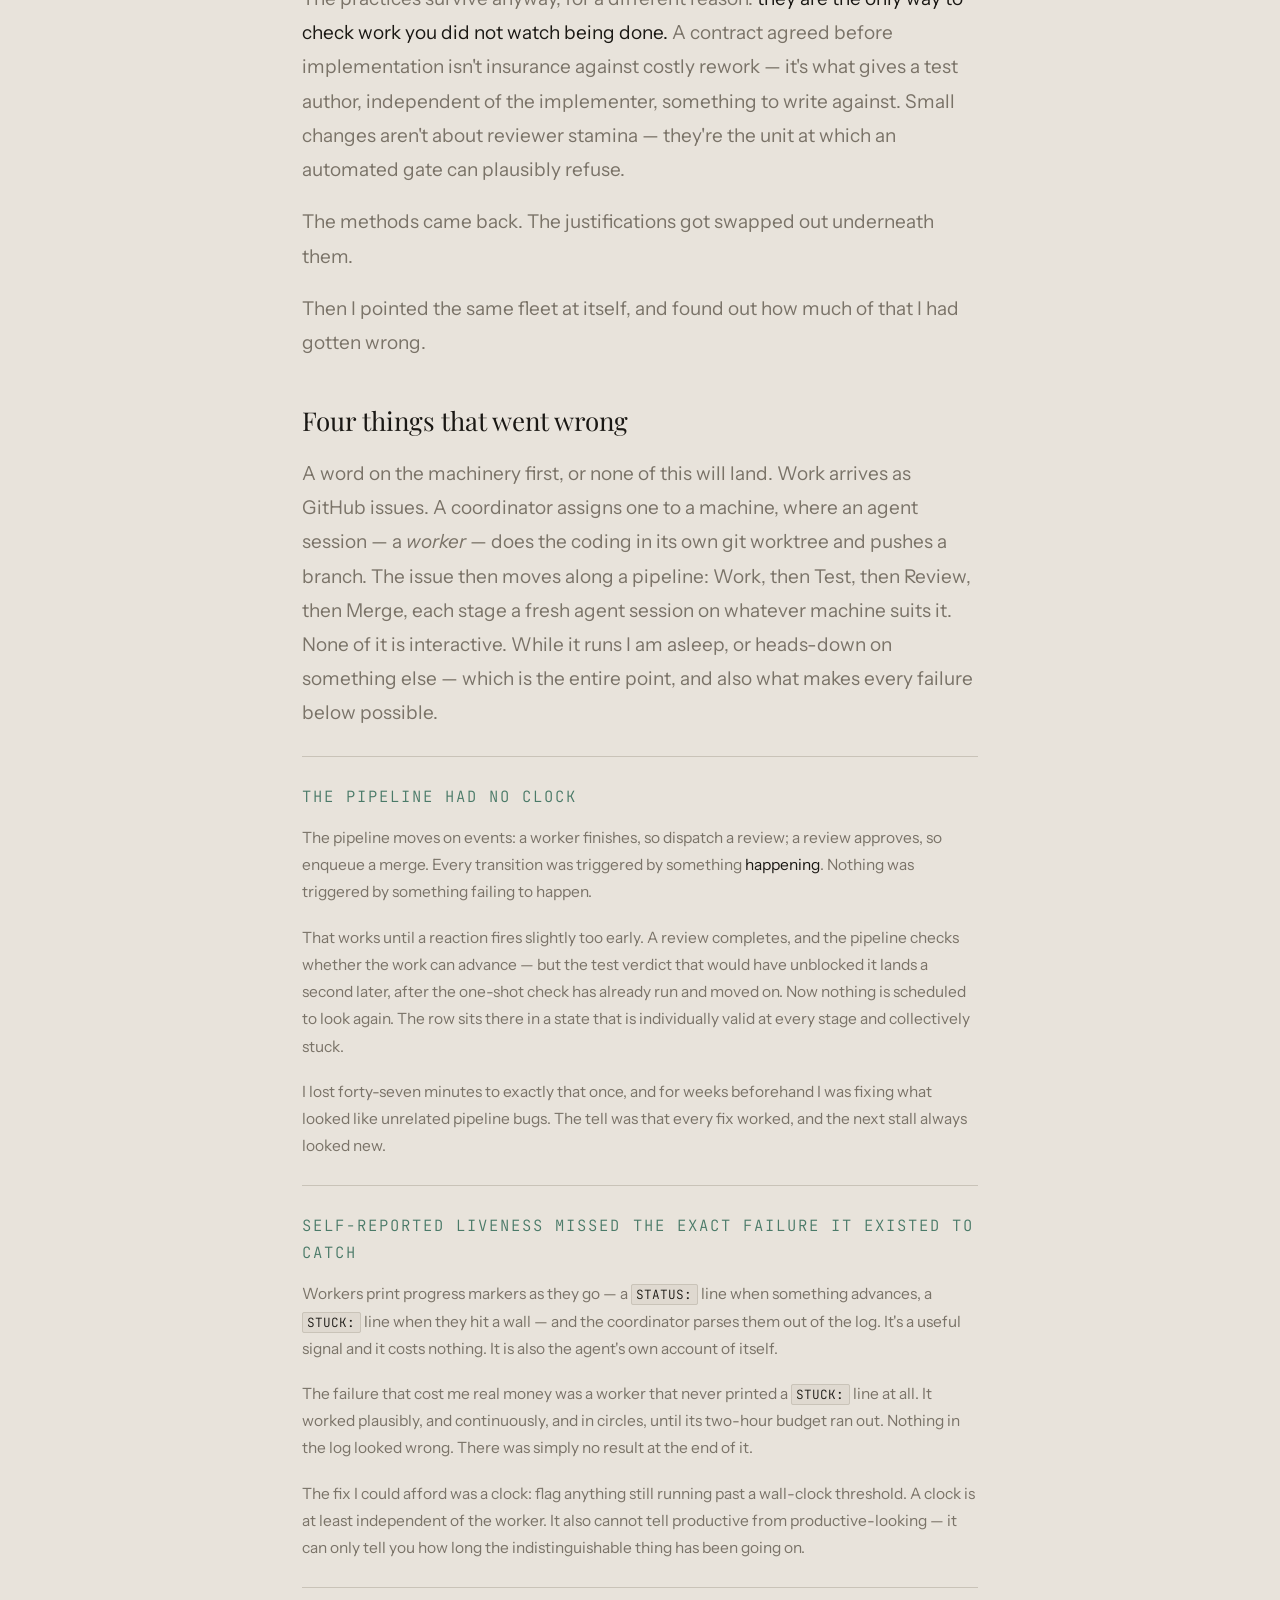
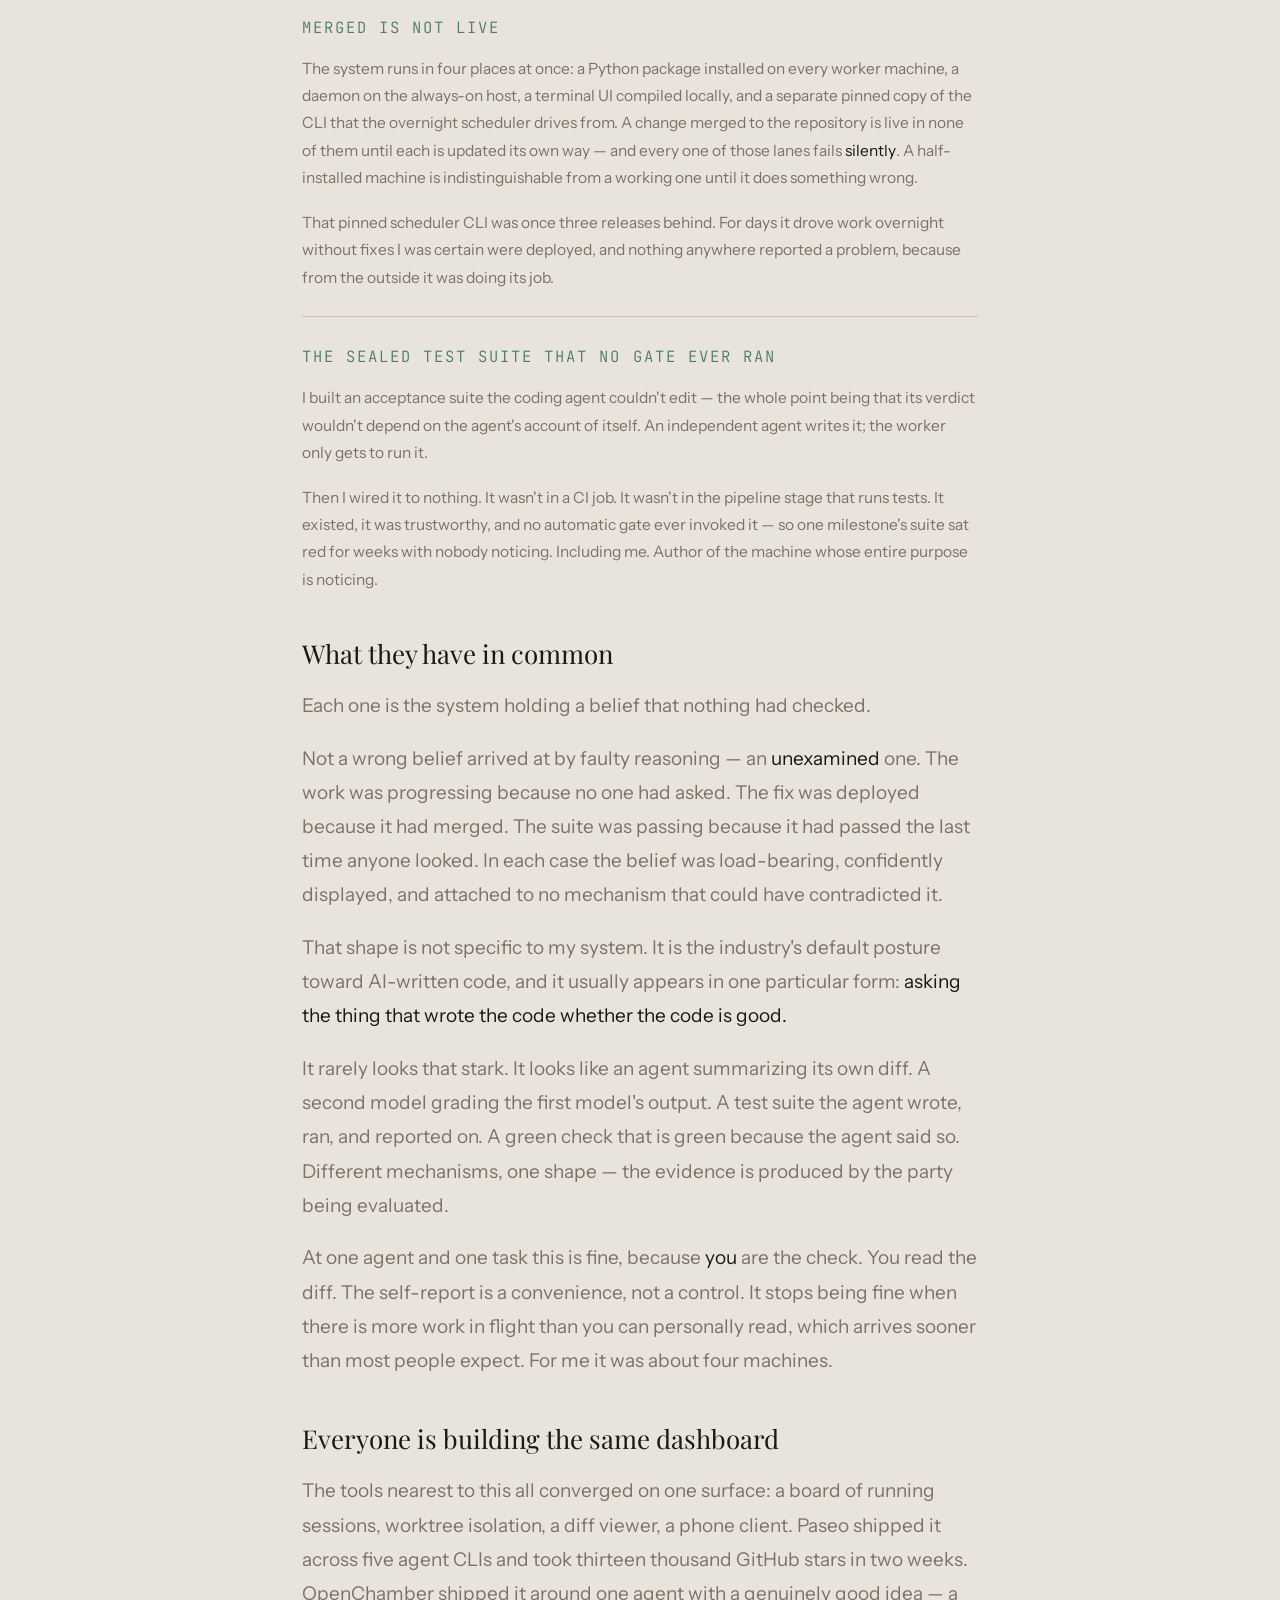
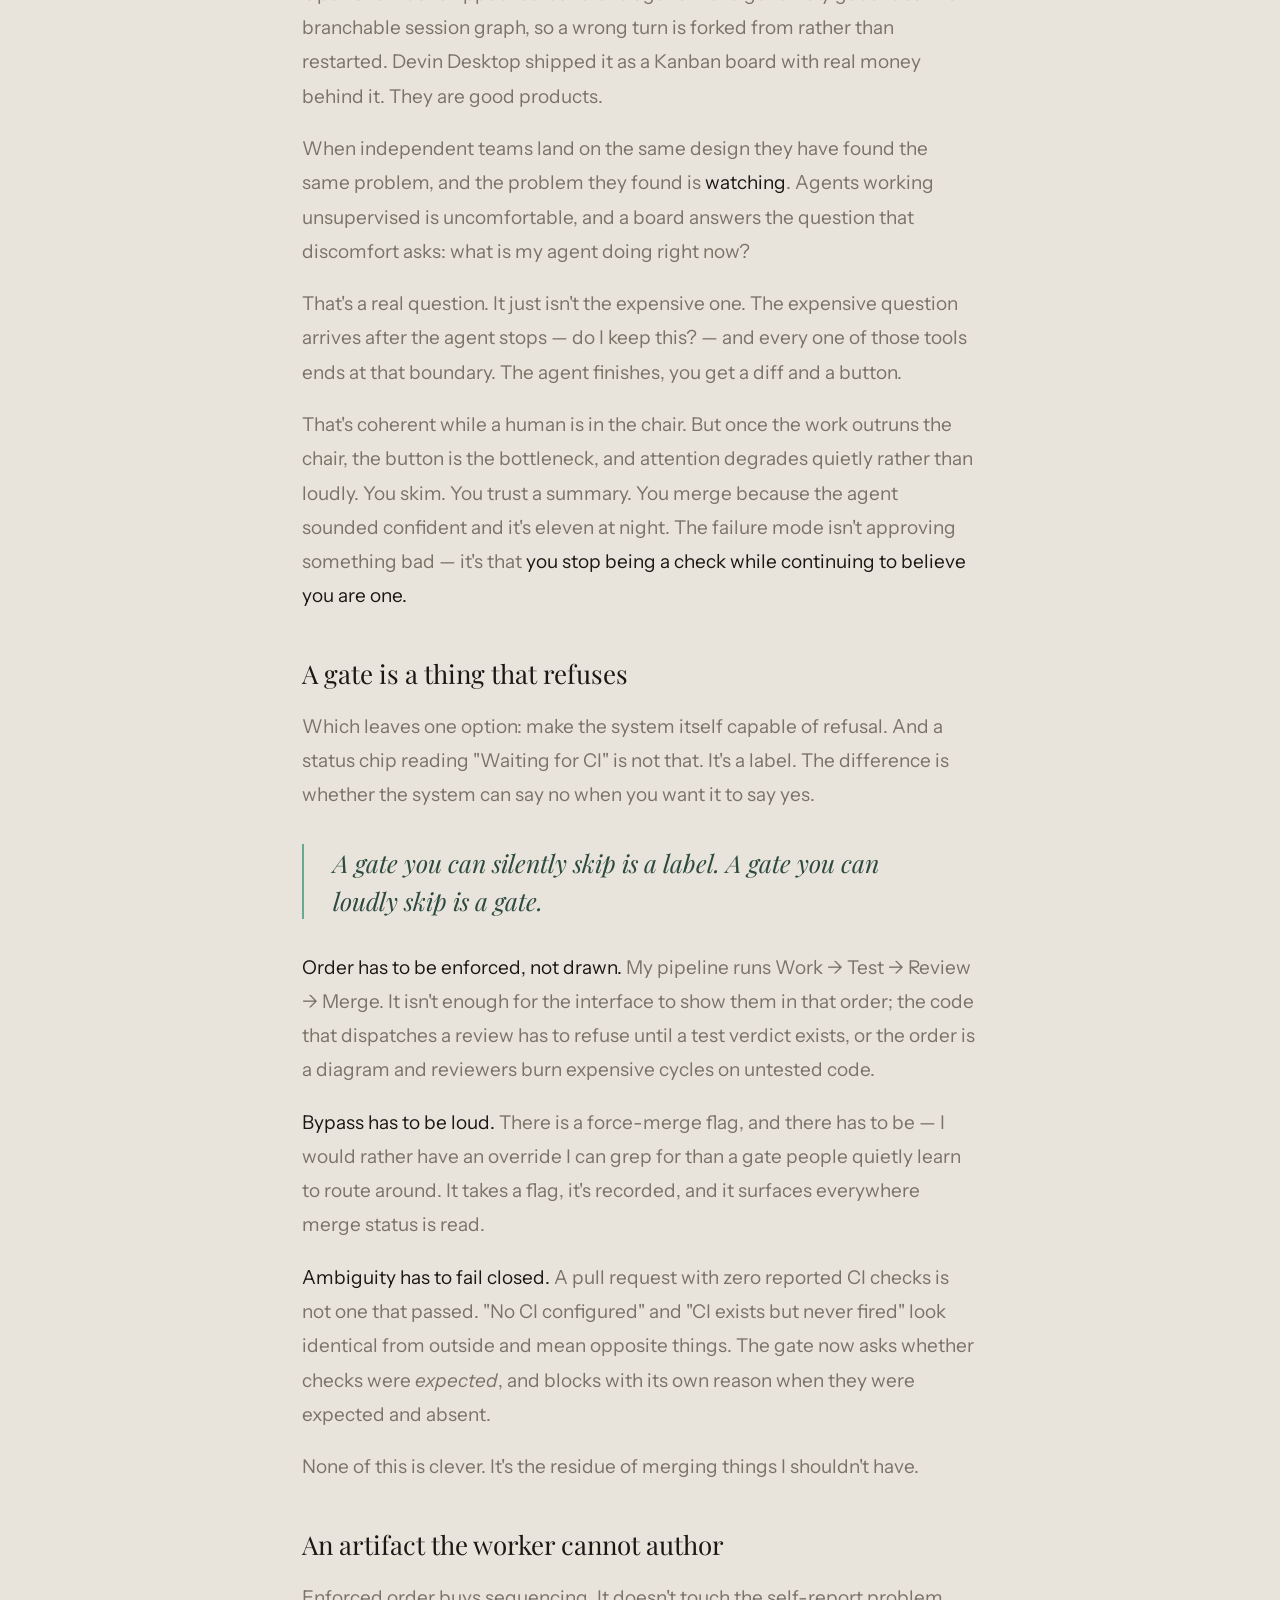
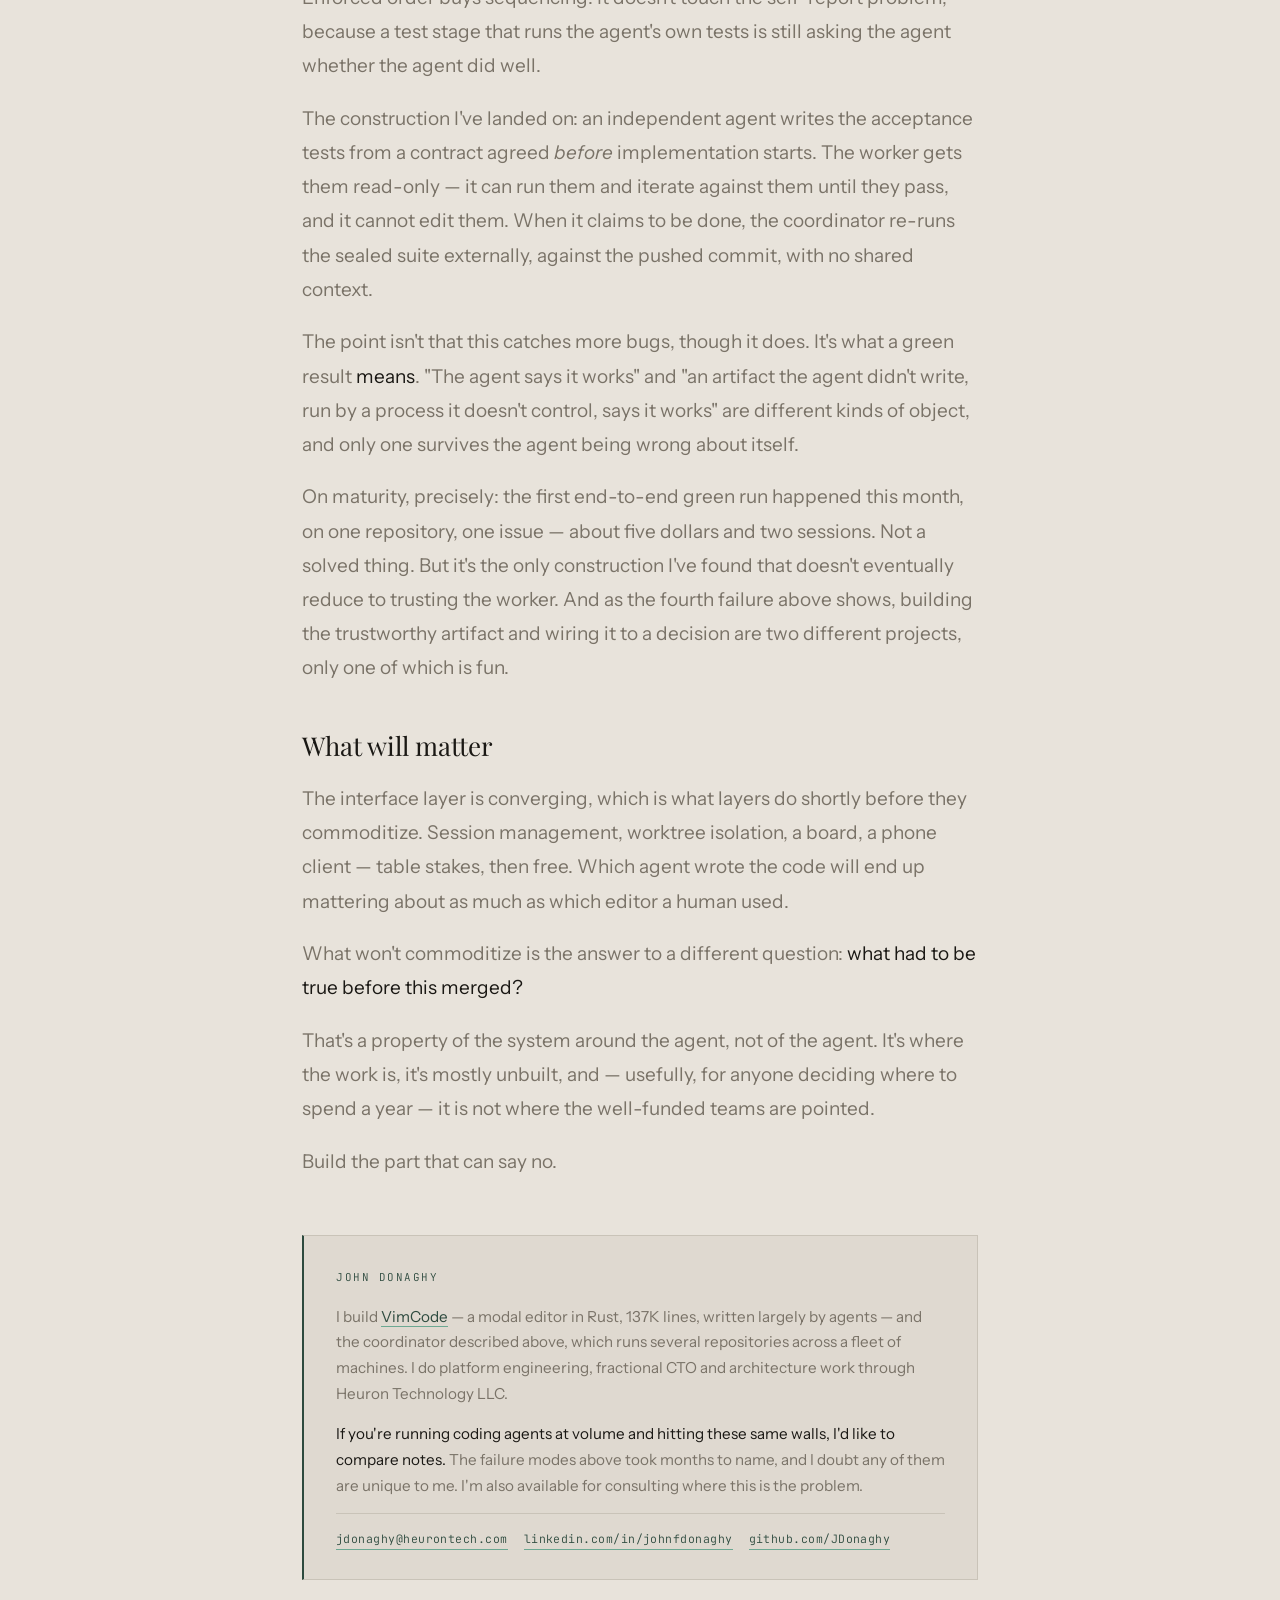
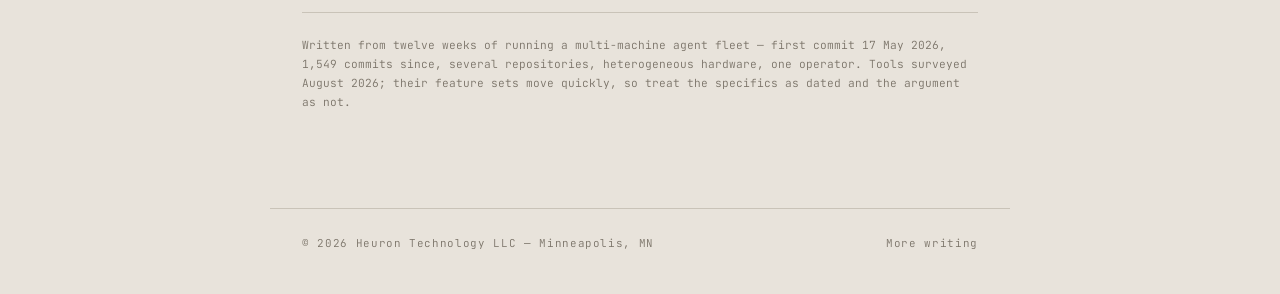
<file: blog/the-part-that-can-say-no/index.html>
<!DOCTYPE html>
<html lang="en">
<head>
  <meta charset="UTF-8" />
  <meta name="viewport" content="width=device-width, initial-scale=1.0" />

  <title>The Part That Can Say No — verification and enforced gates for AI coding agents</title>
  <meta name="description" content="Four failures from twelve weeks running a fleet of AI coding agents, and why verifying agent-written code takes enforced gates and tests the agent cannot author — not a better dashboard." />
  <link rel="canonical" href="https://heurontech.com/blog/the-part-that-can-say-no/" />

  <meta property="og:type" content="article" />
  <meta property="og:site_name" content="Heuron Technology" />
  <meta property="og:title" content="The Part That Can Say No" />
  <meta property="og:description" content="Agent tooling is converging on a dashboard. The hard problem is one layer down — verifying work you didn't watch being done." />
  <meta property="og:url" content="https://heurontech.com/blog/the-part-that-can-say-no/" />
  <meta property="og:image" content="https://heurontech.com/assets/og/say-no.png" />
  <meta property="og:image:width" content="1200" />
  <meta property="og:image:height" content="630" />
  <meta property="article:published_time" content="2026-08-09" />
  <meta property="article:author" content="John Donaghy" />

  <meta name="twitter:card" content="summary_large_image" />
  <meta name="twitter:title" content="The Part That Can Say No" />
  <meta name="twitter:description" content="Agent tooling is converging on a dashboard. The hard problem is one layer down." />
  <meta name="twitter:image" content="https://heurontech.com/assets/og/say-no.png" />

  <link rel="preconnect" href="https://fonts.googleapis.com" />
  <link rel="preconnect" href="https://fonts.gstatic.com" crossorigin />
  <link href="https://fonts.googleapis.com/css2?family=Playfair+Display:ital,wght@0,400;0,500;1,400&family=Instrument+Sans:ital,wght@0,300;0,400;1,300&family=JetBrains+Mono:wght@300;400&display=swap" rel="stylesheet" />
  <link rel="stylesheet" href="/assets/blog.css" />

  <script type="application/ld+json">
  {
    "@context": "https://schema.org",
    "@type": "BlogPosting",
    "headline": "The Part That Can Say No",
    "description": "Four failures from twelve weeks running a fleet of AI coding agents, and why verifying agent-written code takes enforced gates and tests the agent cannot author.",
    "datePublished": "2026-08-09",
    "author": { "@type": "Person", "name": "John Donaghy", "url": "https://heurontech.com/" },
    "publisher": { "@type": "Organization", "name": "Heuron Technology LLC" },
    "mainEntityOfPage": "https://heurontech.com/blog/the-part-that-can-say-no/"
  }
  </script>
</head>
<body>

  <nav>
    <div class="container">
      <a class="wordmark" href="/">Heuron Technology</a>
      <div class="nav-links">
        <a class="nav-link" href="/blog/">Writing</a>
        <a class="nav-link" href="https://www.linkedin.com/in/johnfdonaghy/" target="_blank" rel="noopener">LinkedIn ↗</a>
      </div>
    </div>
  </nav>

  <div class="article-head">
    <div class="container">
      <p class="eyebrow">Agentic AI · Platform Engineering</p>
      <h1>The Part That Can Say No</h1>
      <p class="standfirst">Agent tooling is converging on a dashboard. The hard problem is one layer down.</p>
      <p class="byline">John Donaghy — 9 August 2026</p>
    </div>
  </div>

  <article>
    <div class="container">

      <section>
        <h2>How I got here</h2>
        <p>I didn't set out to build continuous integration for robots. I set out to build a text editor.</p>
        <p>That became <a href="https://vimcode.org" target="_blank" rel="noopener">VimCode</a> — a modal editor in Rust, now around 137,000 lines with 5,501 tests and four rendering backends. Underneath it sits quadraui, a primitive library that rasterises one declarative widget tree through ratatui in a terminal and GTK4 in a window. Both were written overwhelmingly by agents, with me directing rather than typing.</p>
        <p>They worked. That was the problem.</p>
        <p>At that volume the code began to rot in a way I recognised but hadn't expected to meet so early: near-duplicate functions that had drifted apart, god-files nobody decomposed, two subsystems solving one problem in two idioms, a test suite growing alongside the code without ever quite constraining it. No single catastrophe — just accumulation, faster than I could read it.</p>
        <p>The fix wasn't a better prompt. It was discipline I already knew: agree the interface before implementing it, keep changes small enough to review, never let anything land without something independent checking it. Old, boring software engineering, some of it faintly waterfall — which I had been taught to sneer at.</p>
        <p>What surprised me wasn't that those practices still worked. It was that their <strong>reasons had been replaced.</strong></p>
        <p>Code review existed partly because humans make different mistakes, and a second pair of eyes catches what the first missed. Specs before implementation existed because changing a decision late was expensive. Neither rationale survives contact with an agent that will cheerfully rewrite a module six times before lunch and hold no opinion about the fifth version.</p>
        <p>The practices survive anyway, for a different reason: <strong>they are the only way to check work you did not watch being done.</strong> A contract agreed before implementation isn't insurance against costly rework — it's what gives a test author, independent of the implementer, something to write against. Small changes aren't about reviewer stamina — they're the unit at which an automated gate can plausibly refuse.</p>
        <p>The methods came back. The justifications got swapped out underneath them.</p>
        <p>Then I pointed the same fleet at itself, and found out how much of that I had gotten wrong.</p>
      </section>

      <section>
        <h2>Four things that went wrong</h2>
        <p>A word on the machinery first, or none of this will land. Work arrives as GitHub issues. A coordinator assigns one to a machine, where an agent session — a <em>worker</em> — does the coding in its own git worktree and pushes a branch. The issue then moves along a pipeline: Work, then Test, then Review, then Merge, each stage a fresh agent session on whatever machine suits it. None of it is interactive. While it runs I am asleep, or heads-down on something else — which is the entire point, and also what makes every failure below possible.</p>

        <div class="note">
          <p class="note-tag">The pipeline had no clock</p>
          <p>The pipeline moves on events: a worker finishes, so dispatch a review; a review approves, so enqueue a merge. Every transition was triggered by something <strong>happening</strong>. Nothing was triggered by something failing to happen.</p>
          <p>That works until a reaction fires slightly too early. A review completes, and the pipeline checks whether the work can advance — but the test verdict that would have unblocked it lands a second later, after the one-shot check has already run and moved on. Now nothing is scheduled to look again. The row sits there in a state that is individually valid at every stage and collectively stuck.</p>
          <p>I lost forty-seven minutes to exactly that once, and for weeks beforehand I was fixing what looked like unrelated pipeline bugs. The tell was that every fix worked, and the next stall always looked new.</p>
        </div>

        <div class="note">
          <p class="note-tag">Self-reported liveness missed the exact failure it existed to catch</p>
          <p>Workers print progress markers as they go — a <code>STATUS:</code> line when something advances, a <code>STUCK:</code> line when they hit a wall — and the coordinator parses them out of the log. It's a useful signal and it costs nothing. It is also the agent's own account of itself.</p>
          <p>The failure that cost me real money was a worker that never printed a <code>STUCK:</code> line at all. It worked plausibly, and continuously, and in circles, until its two-hour budget ran out. Nothing in the log looked wrong. There was simply no result at the end of it.</p>
          <p>The fix I could afford was a clock: flag anything still running past a wall-clock threshold. A clock is at least independent of the worker. It also cannot tell productive from productive-looking — it can only tell you how long the indistinguishable thing has been going on.</p>
        </div>

        <div class="note">
          <p class="note-tag">Merged is not live</p>
          <p>The system runs in four places at once: a Python package installed on every worker machine, a daemon on the always-on host, a terminal UI compiled locally, and a separate pinned copy of the CLI that the overnight scheduler drives from. A change merged to the repository is live in none of them until each is updated its own way — and every one of those lanes fails <strong>silently</strong>. A half-installed machine is indistinguishable from a working one until it does something wrong.</p>
          <p>That pinned scheduler CLI was once three releases behind. For days it drove work overnight without fixes I was certain were deployed, and nothing anywhere reported a problem, because from the outside it was doing its job.</p>
        </div>

        <div class="note">
          <p class="note-tag">The sealed test suite that no gate ever ran</p>
          <p>I built an acceptance suite the coding agent couldn't edit — the whole point being that its verdict wouldn't depend on the agent's account of itself. An independent agent writes it; the worker only gets to run it.</p>
          <p>Then I wired it to nothing. It wasn't in a CI job. It wasn't in the pipeline stage that runs tests. It existed, it was trustworthy, and no automatic gate ever invoked it — so one milestone's suite sat red for weeks with nobody noticing. Including me. Author of the machine whose entire purpose is noticing.</p>
        </div>
      </section>

      <section>
        <h2>What they have in common</h2>
        <p>Each one is the system holding a belief that nothing had checked.</p>
        <p>Not a wrong belief arrived at by faulty reasoning — an <strong>unexamined</strong> one. The work was progressing because no one had asked. The fix was deployed because it had merged. The suite was passing because it had passed the last time anyone looked. In each case the belief was load-bearing, confidently displayed, and attached to no mechanism that could have contradicted it.</p>
        <p>That shape is not specific to my system. It is the industry's default posture toward AI-written code, and it usually appears in one particular form: <strong>asking the thing that wrote the code whether the code is good.</strong></p>
        <p>It rarely looks that stark. It looks like an agent summarizing its own diff. A second model grading the first model's output. A test suite the agent wrote, ran, and reported on. A green check that is green because the agent said so. Different mechanisms, one shape — the evidence is produced by the party being evaluated.</p>
        <p>At one agent and one task this is fine, because <strong>you</strong> are the check. You read the diff. The self-report is a convenience, not a control. It stops being fine when there is more work in flight than you can personally read, which arrives sooner than most people expect. For me it was about four machines.</p>
      </section>

      <section>
        <h2>Everyone is building the same dashboard</h2>
        <p>The tools nearest to this all converged on one surface: a board of running sessions, worktree isolation, a diff viewer, a phone client. Paseo shipped it across five agent CLIs and took thirteen thousand GitHub stars in two weeks. OpenChamber shipped it around one agent with a genuinely good idea — a branchable session graph, so a wrong turn is forked from rather than restarted. Devin Desktop shipped it as a Kanban board with real money behind it. They are good products.</p>
        <p>When independent teams land on the same design they have found the same problem, and the problem they found is <strong>watching</strong>. Agents working unsupervised is uncomfortable, and a board answers the question that discomfort asks: what is my agent doing right now?</p>
        <p>That's a real question. It just isn't the expensive one. The expensive question arrives after the agent stops — do I keep this? — and every one of those tools ends at that boundary. The agent finishes, you get a diff and a button.</p>
        <p>That's coherent while a human is in the chair. But once the work outruns the chair, the button is the bottleneck, and attention degrades quietly rather than loudly. You skim. You trust a summary. You merge because the agent sounded confident and it's eleven at night. The failure mode isn't approving something bad — it's that <strong>you stop being a check while continuing to believe you are one.</strong></p>
      </section>

      <section>
        <h2>A gate is a thing that refuses</h2>
        <p>Which leaves one option: make the system itself capable of refusal. And a status chip reading "Waiting for CI" is not that. It's a label. The difference is whether the system can say no when you want it to say yes.</p>
        <blockquote>A gate you can silently skip is a label. A gate you can <em>loudly</em> skip is a gate.</blockquote>
        <p><span class="kicker">Order has to be enforced, not drawn.</span> My pipeline runs Work → Test → Review → Merge. It isn't enough for the interface to show them in that order; the code that dispatches a review has to refuse until a test verdict exists, or the order is a diagram and reviewers burn expensive cycles on untested code.</p>
        <p><span class="kicker">Bypass has to be loud.</span> There is a force-merge flag, and there has to be — I would rather have an override I can grep for than a gate people quietly learn to route around. It takes a flag, it's recorded, and it surfaces everywhere merge status is read.</p>
        <p><span class="kicker">Ambiguity has to fail closed.</span> A pull request with zero reported CI checks is not one that passed. "No CI configured" and "CI exists but never fired" look identical from outside and mean opposite things. The gate now asks whether checks were <em>expected</em>, and blocks with its own reason when they were expected and absent.</p>
        <p>None of this is clever. It's the residue of merging things I shouldn't have.</p>
      </section>

      <section>
        <h2>An artifact the worker cannot author</h2>
        <p>Enforced order buys sequencing. It doesn't touch the self-report problem, because a test stage that runs the agent's own tests is still asking the agent whether the agent did well.</p>
        <p>The construction I've landed on: an independent agent writes the acceptance tests from a contract agreed <em>before</em> implementation starts. The worker gets them read-only — it can run them and iterate against them until they pass, and it cannot edit them. When it claims to be done, the coordinator re-runs the sealed suite externally, against the pushed commit, with no shared context.</p>
        <p>The point isn't that this catches more bugs, though it does. It's what a green result <strong>means</strong>. "The agent says it works" and "an artifact the agent didn't write, run by a process it doesn't control, says it works" are different kinds of object, and only one survives the agent being wrong about itself.</p>
        <p>On maturity, precisely: the first end-to-end green run happened this month, on one repository, one issue — about five dollars and two sessions. Not a solved thing. But it's the only construction I've found that doesn't eventually reduce to trusting the worker. And as the fourth failure above shows, building the trustworthy artifact and wiring it to a decision are two different projects, only one of which is fun.</p>
      </section>

      <section>
        <h2>What will matter</h2>
        <p>The interface layer is converging, which is what layers do shortly before they commoditize. Session management, worktree isolation, a board, a phone client — table stakes, then free. Which agent wrote the code will end up mattering about as much as which editor a human used.</p>
        <p>What won't commoditize is the answer to a different question: <strong>what had to be true before this merged?</strong></p>
        <p>That's a property of the system around the agent, not of the agent. It's where the work is, it's mostly unbuilt, and — usefully, for anyone deciding where to spend a year — it is not where the well-funded teams are pointed.</p>
        <p>Build the part that can say no.</p>
      </section>

      <div class="authorbox">
        <p class="ab-name">John Donaghy</p>
        <p class="ab-body">I build <a href="https://vimcode.org" target="_blank" rel="noopener">VimCode</a> — a modal editor in Rust, 137K lines, written largely by agents — and the coordinator described above, which runs several repositories across a fleet of machines. I do platform engineering, fractional CTO and architecture work through Heuron Technology LLC.</p>
        <p class="ab-body"><strong>If you're running coding agents at volume and hitting these same walls, I'd like to compare notes.</strong> The failure modes above took months to name, and I doubt any of them are unique to me. I'm also available for consulting where this is the problem.</p>
        <p class="ab-links">
          <a href="mailto:jdonaghy@heurontech.com">jdonaghy@heurontech.com</a>
          <a href="https://www.linkedin.com/in/johnfdonaghy/" target="_blank" rel="noopener">linkedin.com/in/johnfdonaghy</a>
          <a href="https://github.com/JDonaghy" target="_blank" rel="noopener">github.com/JDonaghy</a>
        </p>
      </div>

      <p class="colophon">Written from twelve weeks of running a multi-machine agent fleet — first commit 17 May 2026, 1,549 commits since, several repositories, heterogeneous hardware, one operator. Tools surveyed August 2026; their feature sets move quickly, so treat the specifics as dated and the argument as not.</p>

    </div>
  </article>

  <footer>
    <div class="container">
      <span class="footer-copy">© 2026 Heuron Technology LLC — Minneapolis, MN</span>
      <span class="footer-copy"><a href="/blog/">More writing</a></span>
    </div>
  </footer>

</body>
</html>
</file>
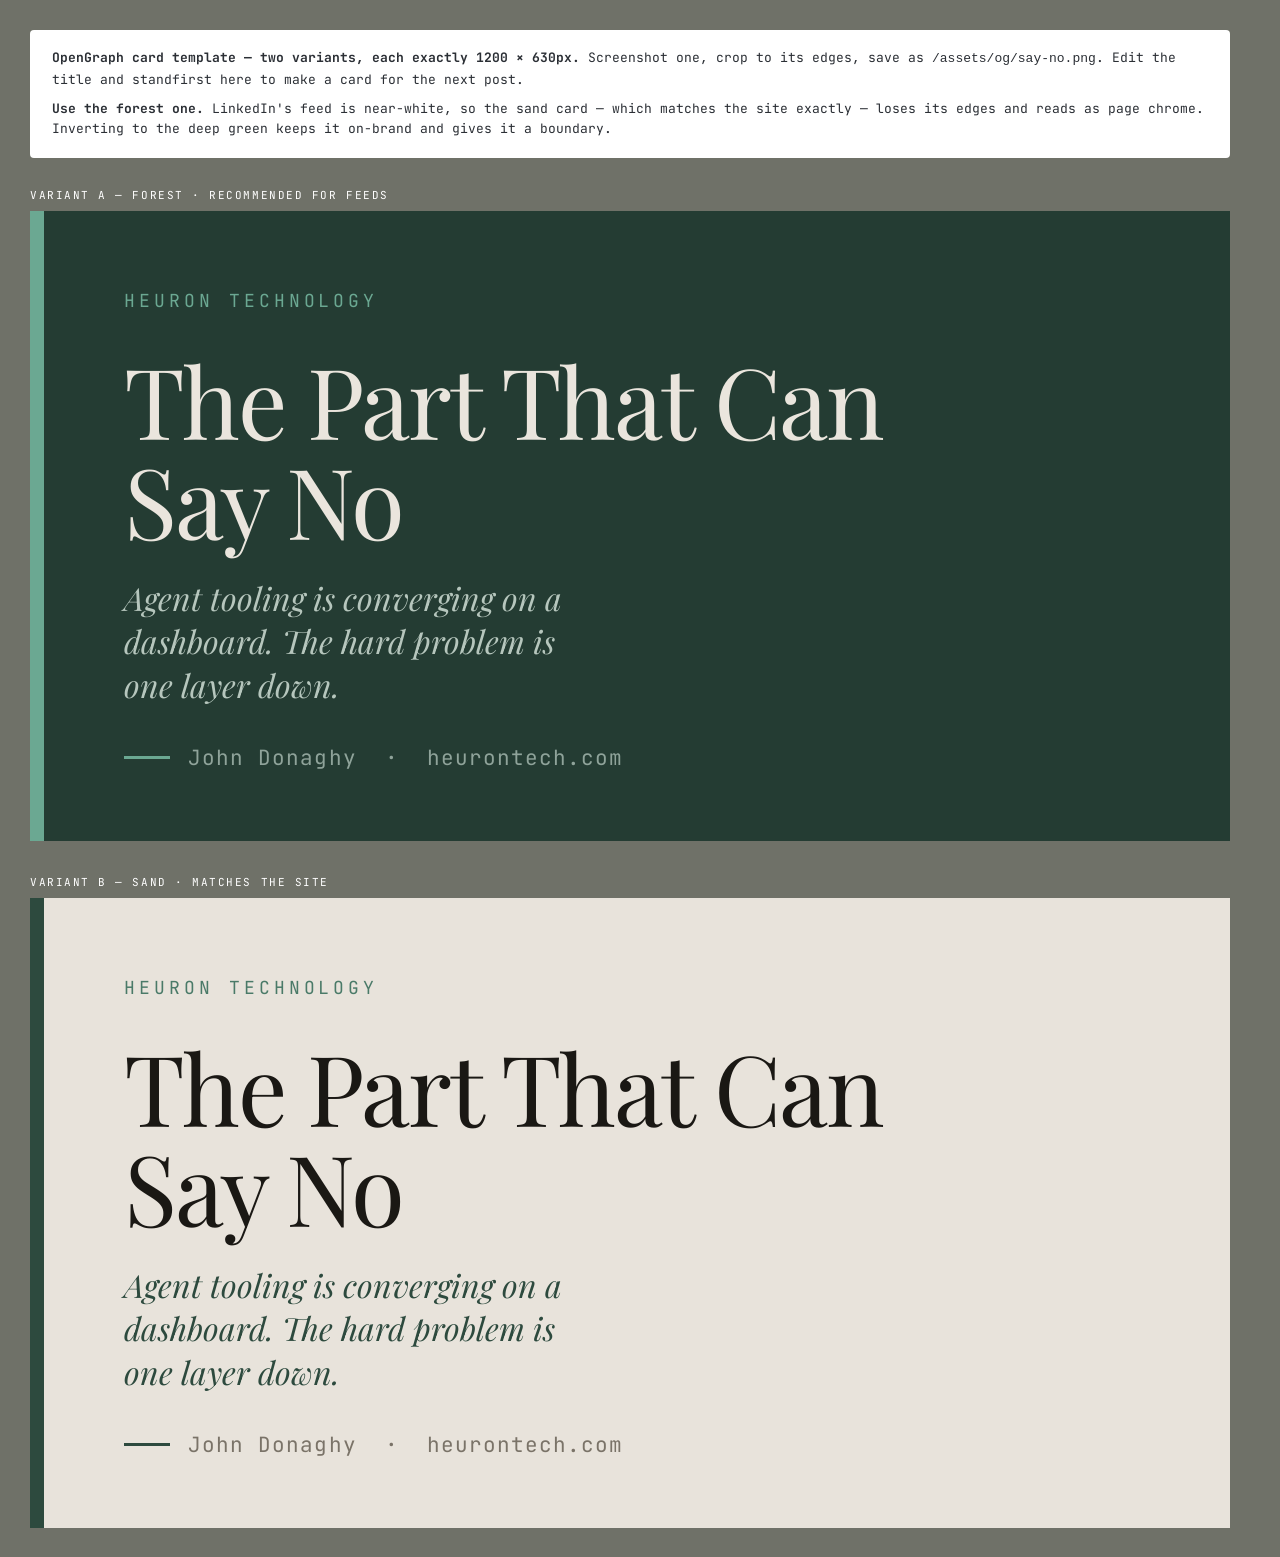
<file: assets/og/card.html>
<!DOCTYPE html>
<html lang="en">
<head>
  <meta charset="UTF-8" />
  <meta name="robots" content="noindex, nofollow" />
  <title>OG card template — Heuron</title>
  <link rel="preconnect" href="https://fonts.googleapis.com" />
  <link rel="preconnect" href="https://fonts.gstatic.com" crossorigin />
  <link href="https://fonts.googleapis.com/css2?family=Playfair+Display:ital,wght@0,400;0,500;1,400&family=Instrument+Sans:ital,wght@0,300;0,400&family=JetBrains+Mono:wght@300;400&display=swap" rel="stylesheet" />
  <style>
    *, *::before, *::after { box-sizing: border-box; margin: 0; padding: 0; }
    body { background: #6f7168; padding: 30px; font-family: 'JetBrains Mono', monospace; }

    .hint {
      max-width: 1200px; background: #fff; border-radius: 4px; padding: 18px 22px;
      font-size: 13px; line-height: 1.6; color: #2b2f35; margin-bottom: 30px;
    }
    .cap {
      font-size: 11px; letter-spacing: .14em; text-transform: uppercase;
      color: #fff; margin: 0 0 9px;
    }
    .rail { overflow-x: auto; }
    .stack { display: flex; flex-direction: column; gap: 34px; width: 1200px; }

    /* the asset: exactly 1200 × 630 */
    .card {
      width: 1200px; height: 630px; flex: none;
      display: flex; flex-direction: column; justify-content: space-between;
      padding: 78px 84px 70px 94px;
      position: relative; overflow: hidden;
    }
    .card::before { content: ""; position: absolute; left: 0; top: 0; bottom: 0; width: 14px; }

    .card .eyebrow {
      font-family: 'JetBrains Mono', monospace;
      font-size: 18px; letter-spacing: .22em; text-transform: uppercase;
    }
    .card h1 {
      font-family: 'Playfair Display', serif;
      font-size: 98px; font-weight: 400; line-height: 1.02;
      letter-spacing: -0.022em; max-width: 15.5ch;
    }
    .card .stand {
      font-family: 'Playfair Display', serif;
      font-style: italic; font-size: 32px; line-height: 1.36;
      margin-top: 26px; max-width: 26ch;
    }
    .card .foot {
      font-family: 'JetBrains Mono', monospace;
      font-size: 21px; letter-spacing: .05em;
      display: flex; align-items: center; gap: 18px;
    }
    .card .foot .bar { width: 46px; height: 3px; flex: none; }
    .mid { display: flex; flex-direction: column; }

    /* forest — inverted brand, holds its edge in a white feed */
    .card.forest { background: #243c33; color: #eae5dd; }
    .card.forest::before { background: #6ba892; }
    .card.forest .eyebrow { color: #6ba892; }
    .card.forest .stand   { color: #b6c6bd; }
    .card.forest .foot    { color: #8fa39a; }
    .card.forest .foot .bar { background: #6ba892; }

    /* sand — matches the site exactly */
    .card.sand { background: #e8e3db; color: #1a1814; }
    .card.sand::before { background: #2d4a3e; }
    .card.sand .eyebrow { color: #4a7a68; }
    .card.sand .stand   { color: #2d4a3e; }
    .card.sand .foot    { color: #7a7368; }
    .card.sand .foot .bar { background: #2d4a3e; }
  </style>
</head>
<body>

  <div class="hint">
    <p><b>OpenGraph card template — two variants, each exactly 1200 × 630px.</b> Screenshot one, crop to its edges, save as <code>/assets/og/say-no.png</code>. Edit the title and standfirst here to make a card for the next post.</p>
    <p style="margin-top:8px"><b>Use the forest one.</b> LinkedIn's feed is near-white, so the sand card — which matches the site exactly — loses its edges and reads as page chrome. Inverting to the deep green keeps it on-brand and gives it a boundary.</p>
  </div>

  <div class="rail">
    <div class="stack">

      <div>
        <p class="cap">Variant A — forest · recommended for feeds</p>
        <div class="card forest">
          <p class="eyebrow">Heuron Technology</p>
          <div class="mid">
            <h1>The Part That Can Say No</h1>
            <p class="stand">Agent tooling is converging on a dashboard. The hard problem is one layer down.</p>
          </div>
          <p class="foot"><span class="bar"></span> John Donaghy &nbsp;·&nbsp; heurontech.com</p>
        </div>
      </div>

      <div>
        <p class="cap">Variant B — sand · matches the site</p>
        <div class="card sand">
          <p class="eyebrow">Heuron Technology</p>
          <div class="mid">
            <h1>The Part That Can Say No</h1>
            <p class="stand">Agent tooling is converging on a dashboard. The hard problem is one layer down.</p>
          </div>
          <p class="foot"><span class="bar"></span> John Donaghy &nbsp;·&nbsp; heurontech.com</p>
        </div>
      </div>

    </div>
  </div>

</body>
</html>
</file>
<file: assets/blog.css>
/* Heuron Technology — shared styles for /blog
   Design system mirrors index.html: sand ground, forest accent,
   Playfair Display / Instrument Sans / JetBrains Mono. */

*, *::before, *::after { box-sizing: border-box; margin: 0; padding: 0; }

:root {
  --bg:         #e8e3db;
  --surface:    #dfd9d0;
  --border:     #c9c3b8;
  --text:       #1a1814;
  --muted:      #7a7368;
  --accent:     #2d4a3e;
  --accent-mid: #4a7a68;
  --accent-lit: #6ba892;
  --warm:       #8b6f4e;
}

html { scroll-behavior: smooth; }

body {
  background: var(--bg);
  color: var(--text);
  font-family: 'Instrument Sans', sans-serif;
  font-weight: 300;
  font-size: 19px;
  line-height: 1.8;
  -webkit-font-smoothing: antialiased;
}

.container { max-width: 740px; margin: 0 auto; padding: 0 2rem; }

/* ── Nav (matches homepage) ── */
nav { padding: 2.2rem 0; }
nav .container {
  display: flex; align-items: center; justify-content: space-between; gap: 1rem;
}
.wordmark {
  font-family: 'JetBrains Mono', monospace;
  font-weight: 300; font-size: 0.78rem; letter-spacing: 0.14em;
  text-transform: uppercase; color: var(--accent);
  text-decoration: none;
}
.nav-links { display: flex; gap: 1.4rem; }
.nav-link {
  font-family: 'JetBrains Mono', monospace;
  font-size: 0.72rem; letter-spacing: 0.1em; text-transform: uppercase;
  color: var(--muted); text-decoration: none; transition: color 0.2s;
}
.nav-link:hover { color: var(--text); }

/* ── Article header ── */
.article-head {
  padding: 4rem 0 2.6rem;
  border-top: 1px solid var(--border);
}
.eyebrow {
  font-family: 'JetBrains Mono', monospace;
  font-size: 0.7rem; letter-spacing: 0.16em; text-transform: uppercase;
  color: var(--accent-mid); margin-bottom: 2rem;
}
h1 {
  font-family: 'Playfair Display', serif;
  font-size: clamp(2.3rem, 5.2vw, 3.3rem);
  font-weight: 400; line-height: 1.14; letter-spacing: -0.015em;
  color: var(--text); margin-bottom: 1.6rem;
}
.standfirst {
  font-family: 'Playfair Display', serif;
  font-style: italic;
  font-size: 1.28rem; line-height: 1.5;
  color: var(--accent); max-width: 34ch;
  margin-bottom: 2rem;
}
.byline {
  font-family: 'JetBrains Mono', monospace;
  font-size: 0.7rem; letter-spacing: 0.1em; text-transform: uppercase;
  color: var(--muted);
  padding-top: 1rem; border-top: 1px solid var(--border);
}

/* ── Article body ── */
article { padding-bottom: 1rem; }
article section { padding: 2.8rem 0 0; }
article h2 {
  font-family: 'Playfair Display', serif;
  font-size: 1.62rem; font-weight: 400; line-height: 1.25;
  color: var(--text); margin-bottom: 1.2rem;
}
article p { color: var(--muted); margin-bottom: 1.15rem; }
article p:last-child { margin-bottom: 0; }
article strong { color: var(--text); font-weight: 400; }
article em { font-style: italic; }
article a { color: var(--accent); text-decoration: none; border-bottom: 1px solid var(--accent-lit); }
article a:hover { color: var(--text); border-color: var(--text); }

article code {
  font-family: 'JetBrains Mono', monospace;
  font-size: 0.82em;
  background: var(--surface);
  border: 1px solid var(--border);
  padding: 0.08em 0.34em;
  border-radius: 2px;
  color: var(--text);
}

/* ── Code blocks ── */
article pre {
  background: var(--surface);
  border: 1px solid var(--border);
  border-left: 2px solid var(--accent-lit);
  padding: 1.2rem 1.3rem;
  margin: 1.6rem 0;
  overflow-x: auto;
  font-family: 'JetBrains Mono', monospace;
  font-size: 0.78rem;
  line-height: 1.7;
  color: var(--text);
}
article pre code {
  background: none; border: 0; padding: 0; font-size: inherit; color: inherit;
}
article .caption {
  font-family: 'JetBrains Mono', monospace;
  font-size: 0.68rem; letter-spacing: 0.1em; text-transform: uppercase;
  color: var(--accent-mid); margin: -0.9rem 0 1.6rem;
}

/* ── Principle callout ── */
.principle {
  font-family: 'Playfair Display', serif;
  font-size: 1.3rem; line-height: 1.45; font-style: italic;
  color: var(--accent);
  background: var(--surface);
  border: 1px solid var(--border);
  border-left: 2px solid var(--accent);
  padding: 1.5rem 1.7rem;
  margin: 1.8rem 0;
}

/* ── Pull quote (matches homepage treatment) ── */
article blockquote {
  font-family: 'Playfair Display', serif;
  font-style: italic;
  font-size: clamp(1.2rem, 2.8vw, 1.55rem);
  line-height: 1.5;
  color: var(--accent);
  max-width: 600px;
  padding-left: 1.8rem;
  border-left: 2px solid var(--accent-lit);
  margin: 2rem 0;
}

/* ── Field notes ── */
.note {
  padding: 1.6rem 0 0;
  border-top: 1px solid var(--border);
  margin-top: 1.6rem;
}
.note-tag {
  font-family: 'JetBrains Mono', monospace;
  font-size: 0.68rem; letter-spacing: 0.13em; text-transform: uppercase;
  color: var(--accent-mid); margin-bottom: 0.9rem;
}
.note p { font-size: 0.97rem; line-height: 1.75; }

.kicker { color: var(--text); font-weight: 400; }

hr.brk { border: 0; height: 1px; background: var(--border); margin: 3rem 0 0; }

/* ── Author box ── */
.authorbox {
  margin-top: 3.5rem;
  padding: 2rem 2rem 1.8rem;
  background: var(--surface);
  border: 1px solid var(--border);
  border-left: 2px solid var(--accent);
}
.ab-name {
  font-family: 'JetBrains Mono', monospace;
  font-size: 0.68rem; letter-spacing: 0.14em; text-transform: uppercase;
  color: var(--accent); margin-bottom: 1rem;
}
.authorbox p.ab-body {
  font-size: 0.95rem; line-height: 1.7; color: var(--muted);
  margin-bottom: 0.9rem;
}
.authorbox p.ab-body strong { color: var(--text); font-weight: 400; }
.authorbox a { color: var(--accent); text-decoration: none; border-bottom: 1px solid var(--accent-lit); }
.authorbox a:hover { color: var(--text); border-color: var(--text); }
.ab-links {
  font-family: 'JetBrains Mono', monospace;
  font-size: 0.72rem; letter-spacing: 0.04em;
  color: var(--muted);
  padding-top: 0.9rem; border-top: 1px solid var(--border);
  margin-top: 0.4rem;
  display: flex; flex-wrap: wrap; gap: 0.4rem 1rem;
}

.colophon {
  margin-top: 2rem;
  font-family: 'JetBrains Mono', monospace;
  font-size: 0.7rem; line-height: 1.7; color: var(--muted);
  padding-top: 1.4rem; border-top: 1px solid var(--border);
}

/* ── Index listing ── */
.writing-item {
  display: block; padding: 1.6rem 0;
  border-top: 1px solid var(--border);
  text-decoration: none; transition: opacity 0.2s;
}
.writing-item:last-of-type { border-bottom: 1px solid var(--border); }
.writing-item:hover { opacity: 0.65; }
.writing-title {
  font-family: 'Playfair Display', serif;
  font-size: 1.25rem; color: var(--text); margin-bottom: 0.35rem; line-height: 1.3;
}
.writing-dek { font-size: 0.93rem; color: var(--muted); margin-bottom: 0.5rem; line-height: 1.6; }
.writing-meta {
  font-family: 'JetBrains Mono', monospace;
  font-size: 0.68rem; letter-spacing: 0.1em; text-transform: uppercase;
  color: var(--accent-mid);
}

/* ── Footer ── */
footer { padding: 3rem 0 2.5rem; margin-top: 2rem; }
footer .container {
  display: flex; justify-content: space-between; flex-wrap: wrap; gap: 0.5rem;
  border-top: 1px solid var(--border); padding-top: 1.6rem;
}
.footer-copy {
  font-family: 'JetBrains Mono', monospace;
  font-size: 0.68rem; letter-spacing: 0.06em; color: var(--muted);
}
.footer-copy a { color: var(--muted); text-decoration: none; }
.footer-copy a:hover { color: var(--text); }

@media (max-width: 560px) {
  body { font-size: 18px; }
  .authorbox { padding: 1.5rem 1.4rem; }
}
</file>
